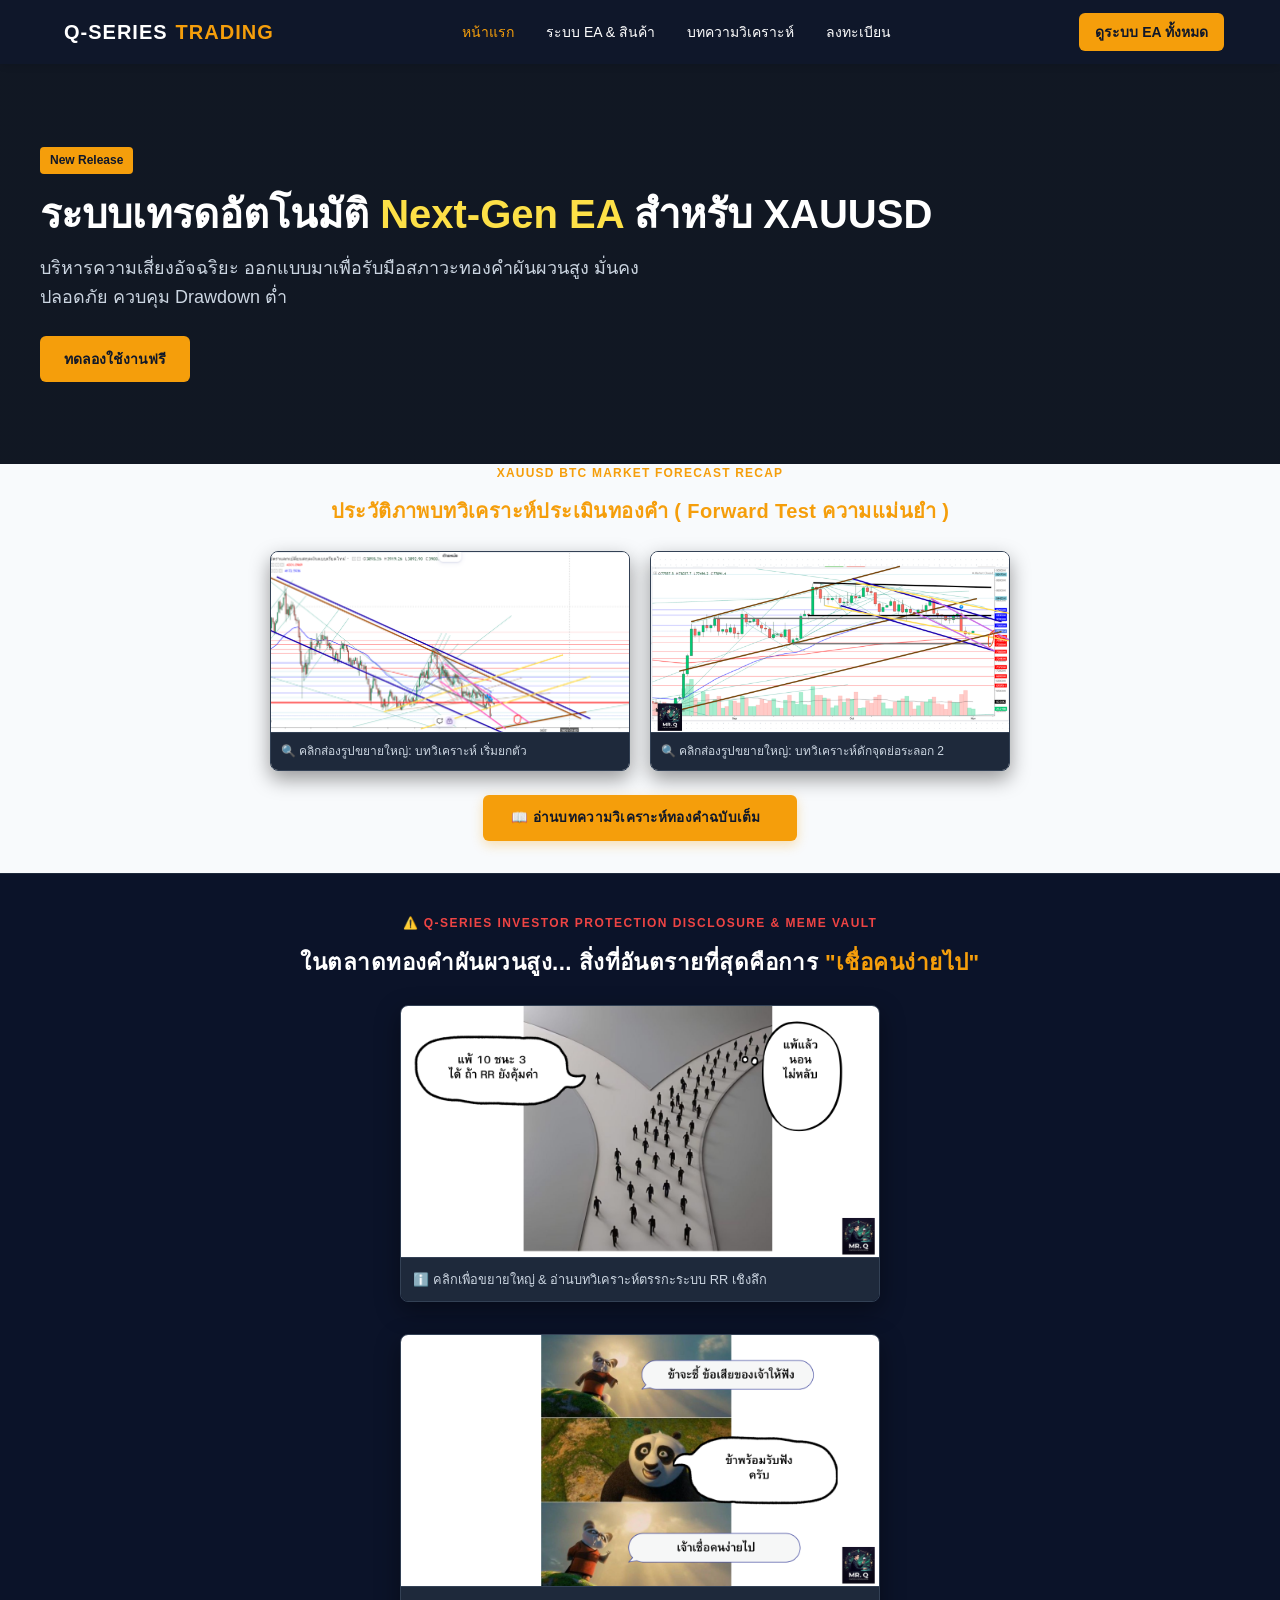
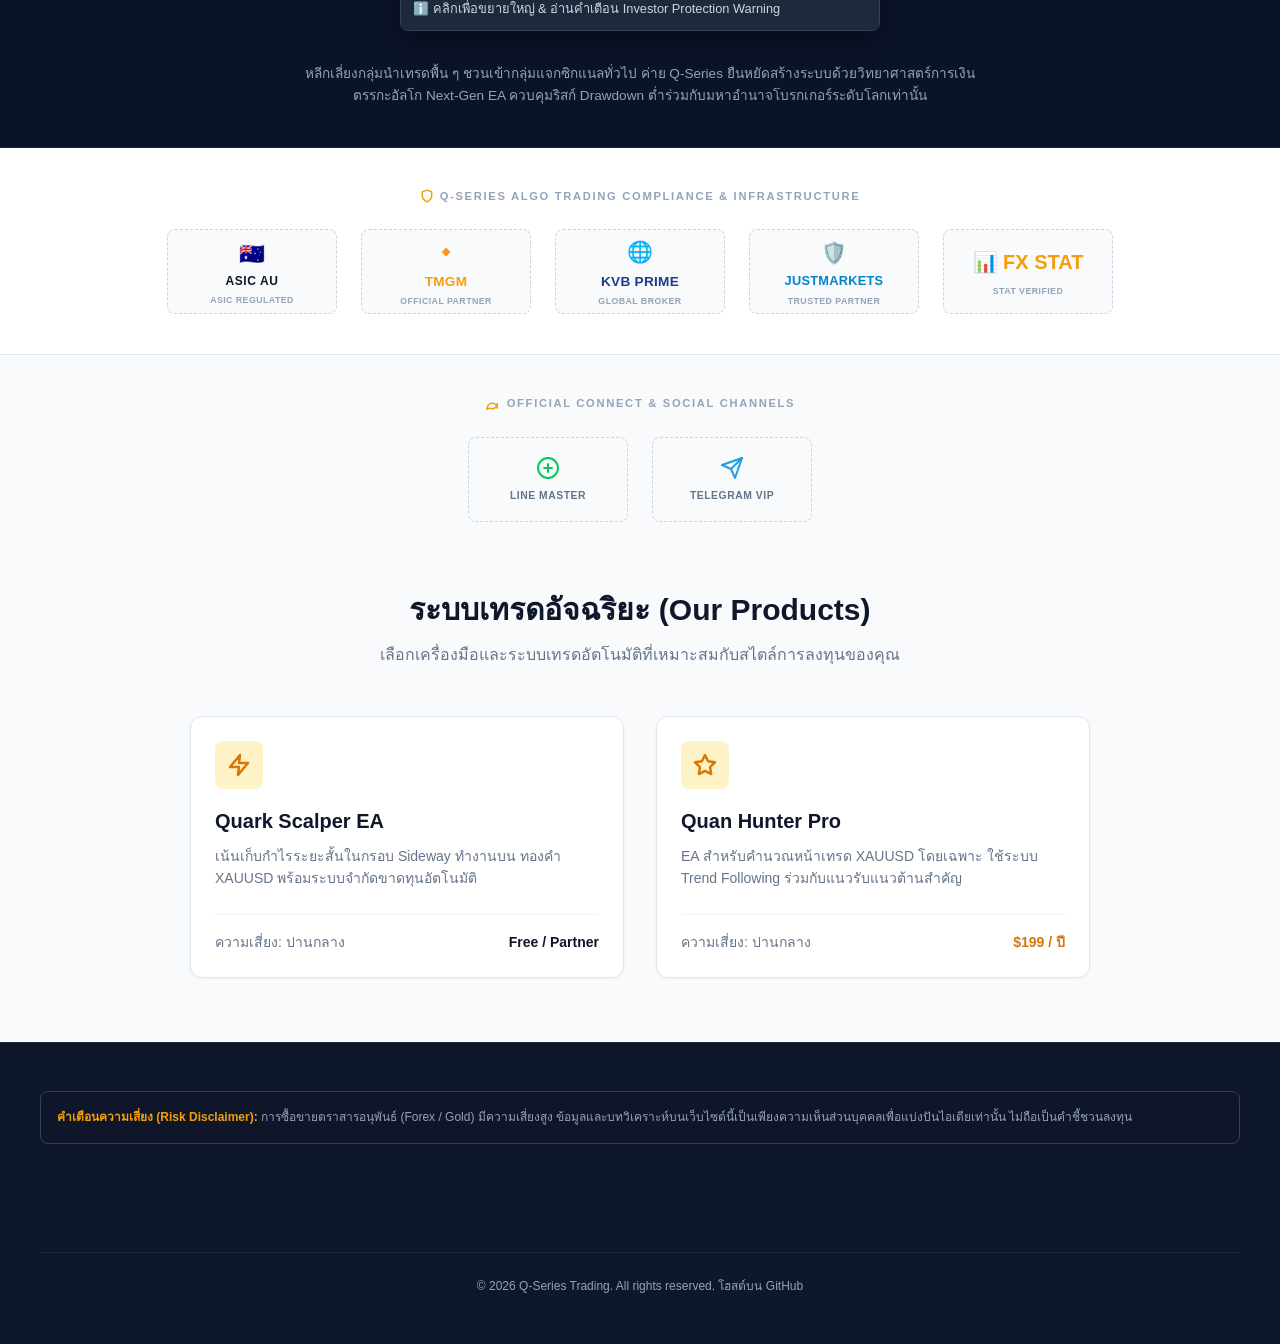
<file: index.html>
<!DOCTYPE html>
<html lang="th">    
<head>
    <meta charset="UTF-8">
    <meta name="viewport" content="width=device-width, initial-scale=1.0">
    <title>Q-Series Trading | Forex EA & Financial Analysis</title>
    <style>
        * { box-sizing: border-box; margin: 0; padding: 0; }
        body { font-family: -apple-system, BlinkMacSystemFont, "Segoe UI", Roboto, sans-serif; background-color: #f8fafc; color: #334155; line-height: 1.6; }
        nav { background-color: #0f172a; color: #ffffff; position: sticky; top: 0; z-index: 50; box-shadow: 0 4px 6px -1px rgba(0, 0, 0, 0.1); }
        .nav-container { max-width: 1200px; margin: 0 auto; padding: 0 16px; display: flex; justify-content: space-between; align-items: center; height: 64px; }
        .brand { font-weight: 800; font-size: 1.25rem; letter-spacing: 0.05em; text-decoration: none; color: #ffffff; display: flex; align-items: center; gap: 8px; }
        .brand span { color: #f59e0b; }
        .nav-links { display: flex; gap: 32px; }
        .nav-links a { color: #ffffff; text-decoration: none; font-size: 0.875rem; font-weight: 500; transition: color 0.2s; }
        .nav-links a:hover { color: #fbbf24; }
        .nav-links a.active { color: #f59e0b; }
        .btn-gold { background-color: #f59e0b; color: #0f172a; padding: 8px 16px; border-radius: 6px; font-size: 0.875rem; font-weight: 700; text-decoration: none; transition: all 0.2s; display: inline-block; border: none; cursor: pointer; }
        .btn-gold:hover { background-color: #d97706; transform: translateY(-1px); }
        .btn-blue { background-color: #3b82f6; color: #ffffff; padding: 12px 24px; border-radius: 6px; font-size: 1rem; font-weight: 700; text-decoration: none; transition: background-color 0.2s; display: inline-block; }
        .btn-blue:hover { background-color: #2563eb; }
        .hero-slider { background-color: #1e293b; color: #ffffff; height: 400px; position: relative; overflow: hidden; }
        .carousel-item { display: none; position: absolute; inset: 0; padding: 0 16px; background-size: cover; background-position: center; background-blend-mode: multiply; background-color: #334155; opacity: 0; transition: opacity 0.6s ease-in-out; }
        .carousel-item.active { display: flex; flex-direction: column; justify-content: center; opacity: 1; }
        .slider-content { max-width: 1200px; margin: 0 auto; width: 100%; }
        .slider-content h1 { font-size: 2.5rem; font-weight: 900; margin-bottom: 16px; line-height: 1.2; }
        .slider-content h1 span { color: #fde047; }
        .slider-content p { font-size: 1.125rem; color: #cbd5e1; max-width: 600px; margin-bottom: 24px; }
        .badge { background-color: #f59e0b; color: #0f172a; font-size: 0.75rem; font-weight: 800; padding: 4px 10px; border-radius: 4px; display: inline-block; margin-bottom: 16px; }
        .section-padding { padding: 64px 16px; max-width: 1200px; margin: 0 auto; }
        .section-title { text-align: center; margin-bottom: 48px; }
        .section-title h2 { font-size: 1.875rem; font-weight: 800; color: #0f172a; }
        .section-title p { color: #64748b; margin-top: 8px; }
        .product-grid { display: grid; grid-template-columns: repeat(auto-fit, minmax(300px, 1fr)); gap: 32px; }
        .product-card { background: #ffffff; border: 1px solid #e2e8f0; border-radius: 12px; padding: 24px; display: flex; flex-direction: column; box-shadow: 0 1px 3px rgba(0,0,0,0.05); }
        .product-icon { width: 48px; height: 48px; background-color: #fef3c7; color: #d97706; border-radius: 8px; display: flex; align-items: center; justify-content: center; font-size: 1.25rem; margin-bottom: 16px; }
        .product-card h3 { font-size: 1.25rem; font-weight: 700; color: #0f172a; margin-bottom: 8px; }
        .product-card p { color: #64748b; font-size: 0.875rem; margin-bottom: 24px; flex-grow: 1; }
        .product-footer { border-top: 1px solid #f1f5f9; padding-top: 16px; display: flex; justify-content: space-between; font-size: 0.875rem; }
        .price { font-weight: 800; color: #0f172a; }
        footer { background-color: #0f172a; color: #94a3b8; font-size: 0.75rem; padding: 48px 16px; border-top: 1px solid #1e293b; }
        .footer-container { max-width: 1200px; margin: 0 auto; display: flex; flex-direction: column; gap: 24px; }
        .risk-box { background-color: rgba(15, 23, 42, 0.6); padding: 16px; border-radius: 8px; border: 1px solid #334155; line-height: 1.6; }
        .risk-box span { color: #f59e0b; font-weight: 700; }
        .footer-bottom { border-top: 1px solid #1e293b; padding-top: 24px; text-align: center; }
        @media (max-width: 768px) { .nav-links { display: none; } .slider-content h1 { font-size: 1.75rem; } }
    </style>
    <link rel="stylesheet" href="https://cloudflare.com" integrity="sha512-z3gLpd7yknf1YoNbCzqRKc4qyor8gaKU1qmn+CShxbuBusANI9QpRohGBreCFkKxLhei6S9CQXFEbbKuqLg0DA==" crossorigin="anonymous" referrerpolicy="no-referrer" />
</head>
<body>
    <nav>
        <div class="nav-container">
            <a href="index.html" class="brand"><i class="fa-solid fa-chart-line"></i>Q-SERIES<span>TRADING</span></a>
            <div class="nav-links">
                <a href="index.html" class="active">หน้าแรก</a>
                
                <!-- 🛠️ จุดที่ 1: เปลี่ยนจาก "#products" เป็น "portfolio.html" -->
                <a href="portfolio.html">ระบบ EA & สินค้า</a>
                
                <a href="blog.html">บทความวิเคราะห์</a>
                <a href="waiting-list.html">ลงทะเบียน</a>
            </div>
            
            <!-- 🛠️ จุดที่ 2: ปุ่มสีทองคำขวาสุด เปลี่ยนจาก "#products" เป็น "portfolio.html" -->
            <div><a href="portfolio.html" class="btn-gold">ดูระบบ EA ทั้งหมด</a></div>

        </div>
    </nav>

    <div class="hero-slider">
        <div class="carousel-item active" style="background-image: linear-gradient(rgba(15,23,42,0.7), rgba(15,23,42,0.7)), url('https://unsplash.com');">
            <div class="slider-content">
                <span class="badge">New Release</span>
                <h1>ระบบเทรดอัตโนมัติ <span>Next-Gen EA</span> สำหรับ XAUUSD</h1>
                <p> บริหารความเสี่ยงอัจฉริยะ ออกแบบมาเพื่อรับมือสภาวะทองคำผันผวนสูง มั่นคง ปลอดภัย ควบคุม Drawdown ต่ำ </p>
                <a href="#products" class="btn-gold" style="padding: 12px 24px;">ทดลองใช้งานฟรี</a>
            </div>
        </div>
        <div class="carousel-item" style="background-image: linear-gradient(rgba(15,23,42,0.7), rgba(15,23,42,0.7)), url('https://unsplash.com');">
            <div class="slider-content">
                <span class="badge" style="background-color: #3b82f6; color: white;">Market Analysis</span>
                <h1>วิเคราะห์แนวโน้มตลาด <span>Forex รายวัน</span></h1>
                <p>อัปเดตบทวิเคราะห์เชิงเทคนิคอลโครงสร้างราคา Wave เพื่อการตัดสินใจที่แม่นยำ</p>
                <a href="blog.html" class="btn-blue">อ่านบทวิเคราะห์วันนี้</a>
            </div>
        </div>
    </div>


                     <!-- ========================================== -->
<!-- 📈 XAUUSD ฺBTC ANALYSIS VAULT (เวอร์ชันปรับแต่งสีตัวอักษรให้อ่านง่ายคมชัด 100% ไม่จมพื้นหลัง) -->
<!-- ========================================== -->
<div style="max-width: 800px; margin: 0 auto 32px; padding: 0 16px; clear: both; text-align: center;">
    <p style="font-size: 0.75rem; text-transform: uppercase; letter-spacing: 0.1em; color: #f59e0b; font-weight: 800; margin-bottom: 12px;">
        <i class="fa-solid fa-chart-area"></i> XAUUSD BTC MARKET FORECAST RECAP
    </p>
    <!-- ✨ ปรับแก้จุดที่ 1: เปลี่ยนสีข้อความเป็นสีเหลืองทอง #f59e0b ให้อ่านง่ายเด่นชัดเหนือกราฟ ไม่จมหายไปกับแบนเนอร์ -->
    <h3 style="font-size: 1.25rem; font-weight: 800; color: #f59e0b; margin-bottom: 24px; letter-spacing: 0.02em;">ประวัติภาพบทวิเคราะห์ประเมินทองคำ ( Forward Test ความแม่นยำ )</h3>
    
    <!-- 📦 กล่องรวมรูปภาพประเมินทองคำ 2 รูปคู่ขนานหน้ากระดาน -->
    <div style="display: flex; flex-wrap: wrap; justify-content: center; gap: 20px; margin-bottom: 24px;">
        
        <!-- รูปประเมินทองชิ้นที่ 1 -->
        <div style="max-width: 360px; width: 100%; border-radius: 8px; overflow: hidden; box-shadow: 0 8px 20px rgba(0,0,0,0.4); border: 1px solid #334155; cursor: pointer;"
             onclick="openMemeModal('images/chart-2nov-1.png', '🟢 พิมพ์เขียวความแม่นยำระดับมหาลิขสิทธิ์: ภาพสถิติกราฟทองคำ H1 ตัดปะทะผ่านพิกัดวงกลมเขียว Convergence Zone เข้าสู่หัวเจาะคลื่น 3 (Wave 3) รอบใหญ่ ตรงตามตรรกะที่คุณพี่คำนวณประเมินหน้างานไว้ล่วงหน้าเป๊ะ ๆ ราวกับจับวางครับ!')">
            <img src="images/chart-2nov-1.png" alt="XAUUSD Wave 3 Forecast" style="width: 100%; height: 180px; object-fit: cover; display: block;" onerror="this.src='https://unsplash.com'">
            <div style="background-color: #1e293b; color: #cbd5e1; padding: 10px; font-size: 0.75rem; text-align: left; line-height: 1.4; border-top: 1px solid #334155;">
                🔍 คลิกส่องรูปขยายใหญ่: บทวิเคราะห์ เริ่มยกตัว
            </div>
        </div>

        <!-- รูปประเมินทองชิ้นที่ 2 -->
        <div style="max-width: 360px; width: 100%; border-radius: 8px; overflow: hidden; box-shadow: 0 8px 20px rgba(0,0,0,0.4); border: 1px solid #334155; cursor: pointer;"
             onclick="openMemeModal('images/chart-1nov-1.png', '📈 ตรรกะคุมความเสี่ยงจังหวะราคาเหวี่ยง: ภาพการวิเคราะห์กราฟสะบัดตัวม้วนรีเช็ก 2 ครั้ง (Double Retest) ดักจุด BUY ปลายไส้เทียน 3 ไม้เน้น ๆ กวาดกำไรลอยลำพุ่งฉลุยสะสมฟื้นทุนพริบตาเดียวเกรดพรีเมียม')">
            <img src="images/chart-1nov-1.png" alt="XAUUSD Double Retest Analysis" style="width: 100%; height: 180px; object-fit: cover; display: block;" onerror="this.src='https://unsplash.com'">
            <div style="background-color: #1e293b; color: #cbd5e1; padding: 10px; font-size: 0.75rem; text-align: left; line-height: 1.4; border-top: 1px solid #334155;">
                🔍 คลิกส่องรูปขยายใหญ่: บทวิเคราะห์ดักจุดย่อระลอก 2
            </div>
        </div>

    </div>

    <!-- ✨ ปรับแก้จุดที่ 2: ล้างคำสะกดซ้อนบนปุ่มทองคำ ให้แสดงผลข้อความคมกริบสวยงามชัดเจน -->
    <a href="post-xauusd.html" style="display: inline-flex; align-items: center; gap: 8px; background-color: #f59e0b; color: #0f172a; padding: 12px 28px; border-radius: 6px; font-size: 0.85rem; font-weight: bold; text-decoration: none; transition: all 0.2s; box-shadow: 0 4px 12px rgba(245, 158, 11, 0.3); letter-spacing: 0.02em;">
        📖 อ่านบทความวิเคราะห์ทองคำฉบับเต็ม <i class="fa-solid fa-arrow-right"></i>
    </a>
</div>


    
    
                   <!-- ========================================== -->
<!-- 🐼 Q-SERIES MEME VAULT & INVESTOR PROTECTION DISCLOSURE (เวอร์ชันคลิกขยายใหญ่ + มีแถบข้อความใต้รูป) -->
<!-- ========================================== -->
<div style="background-color: #0b1329; border-top: 1px solid #1e293b; border-bottom: 1px solid #1e293b; padding: 40px 16px; text-align: center; clear: both;">
    <div style="max-width: 1200px; margin: 0 auto;">
        
        <p style="font-size: 0.75rem; text-transform: uppercase; letter-spacing: 0.12em; color: #ef4444; font-weight: 800; margin-bottom: 12px; display: flex; align-items: center; justify-content: center; gap: 6px;">
            ⚠️ Q-SERIES INVESTOR PROTECTION DISCLOSURE & MEME VAULT
        </p>
        <h2 style="font-size: 1.4rem; font-weight: 800; color: #ffffff; margin-bottom: 24px; letter-spacing: 0.02em;">
            ในตลาดทองคำผันผวนสูง... สิ่งที่อันตรายที่สุดคือการ <span style="color: #f59e0b;">"เชื่อคนง่ายไป"</span>
        </h2>
        
        <!-- 📦 โซนกล่องรวมรูปมีม (คลิกที่รูปเพื่อเปิดขยายใหญ่ได้ทันที) -->
        <div style="display: flex; flex-direction: column; align-items: center; gap: 32px;">

            <!-- รูปมีมที่ 2: ทางแยก RR -->
            <div style="max-width: 480px; width: 100%; border-radius: 8px; overflow: hidden; box-shadow: 0 8px 24px rgba(0,0,0,0.4); border: 1px solid #334155; cursor: pointer;" 
                 onclick="openMemeModal('images/meme_002.png', '💡 กลยุทธ์คณิตศาสตร์การเงินสากล: ค่าย Q-Series เน้นคุมค่า RR (Risk Reward Ratio) ให้ได้เปรียบสูงสุด แม้จะแพ้ 10 ชนะ 3 พอร์ตรวมก็ยังมีกำไรบวกฟ้า แตกต่างจากสายซิกแนลทั่วไปที่ลากพอร์ตพังยับจนนอนไม่หลับครับ!')">
                <img src="images/meme_002.png" alt="Q-Series Trading Meme RR" style="width: 100%; height: auto; display: block;">
                <!-- แถบข้อความใต้รูปนิ่งบนหน้าเว็บ -->
                <div style="background-color: #1e293b; color: #cbd5e1; padding: 12px; font-size: 0.8rem; text-align: left; border-top: 1px solid #334155; line-height: 1.5;">
                    ℹ️ คลิกเพื่อขยายใหญ่ & อ่านบทวิเคราะห์ตรรกะระบบ RR เชิงลึก
                </div>
            </div>

            <!-- รูปมีมที่ 1: กังฟูแพนด้าเตือนสติ -->
            <div style="max-width: 480px; width: 100%; border-radius: 8px; overflow: hidden; box-shadow: 0 8px 24px rgba(0,0,0,0.4); border: 1px solid #334155; cursor: pointer;" 
                 onclick="openMemeModal('images/meme_001.png', '🐼 คำเตือนดึงสติปลาวาฬ VIP: อย่าหลงเชื่อกลุ่มนำเทรดชวนเข้ากลุ่มแจกทุนฟรีแต่แฝงบั๊กถ่างสเปรดจงใจล้างพอร์ต ค่าย Q-Series เราเน้นทำงานร่วมกับ 3 โบรกเกอร์ยักษ์ใหญ่ระดับโลกเท่านั้น ปลอดภัย มั่นคง 100%')">
                <img src="images/meme_001.png" alt="Q-Series Trading Meme Panda" style="width: 100%; height: auto; display: block;">
                <!-- แถบข้อความใต้รูปนิ่งบนหน้าเว็บ -->
                <div style="background-color: #1e293b; color: #cbd5e1; padding: 12px; font-size: 0.8rem; text-align: left; border-top: 1px solid #334155; line-height: 1.5;">
                    ℹ️ คลิกเพื่อขยายใหญ่ & อ่านคำเตือน Investor Protection Warning
                </div>
            </div>
            
            <!-- ➕ 🛠️ วิธีเพิ่มมีมรูปใหม่ในอนาคต: -->
            <!-- คุณพี่อมรเพียงแค่อัปเดตรหัสคัดลอกบล็อกด้านบนนี้มาวางแปะต่อท้าย แล้วเปลี่ยนชื่อพาธรูปภาพในวงเล็บ และพิมพ์ข้อความบรรยายคำขยี้ในเครื่องหมายฟันหนูตัวที่สองได้เลยครับ รูปจะเรียงตัวสวยงามออโต้ทันทีครับ -->

        </div>
        
        <p style="color: #94a3b8; font-size: 0.85rem; max-width: 700px; margin: 32px auto 0; line-height: 1.6;">
            หลีกเลี่ยงกลุ่มนำเทรดพื้น ๆ ชวนเข้ากลุ่มแจกซิกแนลทั่วไป ค่าย Q-Series ยืนหยัดสร้างระบบด้วยวิทยาศาสตร์การเงิน ตรรกะอัลโก Next-Gen EA ควบคุมริสก์ Drawdown ต่ำร่วมกับมหาอำนาจโบรกเกอร์ระดับโลกเท่านั้น
        </p>
    </div>
</div>

<!-- ========================================== -->
<!-- 👾 หน้าต่างป๊อปอัปขยายรูปมีมตัวเต็ม + แถบข้อความบรรยายด้านล่างสุดหรู -->
<!-- ========================================== -->
<div id="memeModal" style="display: none; position: fixed; z-index: 999999; inset: 0; background-color: rgba(15, 23, 42, 0.95); flex-direction: column; align-items: center; justify-content: center; padding: 20px;" onclick="closeMemeModal()">
    <span style="position: absolute; top: 20px; right: 30px; color: #ffffff; font-size: 40px; font-weight: bold; cursor: pointer; z-index: 1000000;">&times;</span>
    
    <!-- ตัวรูปมีมตอนขยายใหญ่ -->
    <img id="memeModalImg" style="max-width: 90%; max-height: 70vh; border-radius: 8px 8px 0 0; object-fit: contain; box-shadow: 0 4px 20px rgba(0,0,0,0.5);">
    
    <!-- แถบใส่ข้อความอธิบายของแต่ละรูปตอนขยายใหญ่ หล่อเข้มเต็มจอ -->
    <div id="memeModalCaption" style="max-width: 480px; width: 90%; background-color: #1e293b; color: #f8fafc; padding: 16px; font-size: 0.9rem; text-align: left; border-radius: 0 0 8px 8px; border-top: 2px solid #f59e0b; line-height: 1.6; box-shadow: 0 4px 20px rgba(0,0,0,0.5);"></div>
</div>

<script>
    // สคริปต์คำสั่งเปิดหน้าต่างขยายมีมพ่วงแถบข้อความบรรยาย
    function openMemeModal(imgSrc, captionText) {
        document.getElementById('memeModal').style.display = "flex";
        document.getElementById('memeModalImg').src = imgSrc;
        document.getElementById('memeModalCaption').innerHTML = captionText;
    }
    
    // สคริปต์สั่งปิดหน้าต่างเมื่อกดปุ่มหรือกดพื้นที่ว่าง
    function closeMemeModal() {
        document.getElementById('memeModal').style.display = "none";
    }
</script>


    
    <!-- ========================================== -->
<!-- 🔗 BROKER & LICENSE TRUST BANNER (เวอร์ชัน Base64 ปลดล็อกระบบภาพแตกถาวร แสดงผลติดชัวร์ 100%) -->
<!-- ========================================== -->
<div style="background-color: #ffffff; border-bottom: 1px solid #e2e8f0; padding: 40px 16px; clear: both;">
    <div style="max-width: 1200px; margin: 0 auto; text-align: center;">
        
        <p style="font-size: 0.7rem; text-transform: uppercase; letter-spacing: 0.15em; color: #94a3b8; font-weight: 750; margin-bottom: 24px; display: flex; align-items: center; justify-content: center; gap: 6px;">
            <svg width="14" height="14" viewBox="0 0 24 24" fill="none" stroke="#f59e0b" stroke-width="2.5" stroke-linecap="round" stroke-linejoin="round"><path d="M12 22s8-4 8-10V5l-8-3-8 3v7c0 6 8 10 8 10z"></path></svg>
            Q-SERIES ALGO TRADING COMPLIANCE & INFRASTRUCTURE
        </p>
        
        <div style="display: flex; flex-wrap: wrap; justify-content: center; align-items: center; gap: 24px;">
            
            <!-- บล็อกที่ 1: ASIC AU REGULATED (ผ่านฉลุยคมกริบ) -->
            <div style="background-color: #f8fafc; border: 1px dashed #cbd5e1; border-radius: 8px; width: 170px; height: 85px; display: flex; flex-direction: column; justify-content: center; align-items: center; padding: 12px;">
                <span style="font-size: 1.3rem; margin-bottom: 2px;">🇦🇺</span>
                <span style="font-size: 0.75rem; font-weight: 900; color: #0f172a; letter-spacing: 0.05em;">ASIC AU</span>
                <span style="font-size: 0.55rem; font-weight: 700; color: #94a3b8; letter-spacing: 0.05em; margin-top: 2px;">ASIC REGULATED</span>
            </div>
            
            <!-- บล็อกที่ 2: TMGM PARTNER (ปรับโฉมใช้ข้อความดีไซน์ผสมอิโมจิทองคำ การันตีแสดงผลติด 100%) -->
            <div style="background-color: #f8fafc; border: 1px dashed #cbd5e1; border-radius: 8px; width: 170px; height: 85px; display: flex; flex-direction: column; justify-content: center; align-items: center; padding: 12px;">
                <span style="font-size: 1.3rem; margin-bottom: 2px;">🔸</span>
                <span style="font-size: 0.85rem; font-weight: 900; color: #f59e0b; letter-spacing: 0.02em;">TMGM</span>
                <span style="font-size: 0.55rem; font-weight: 700; color: #94a3b8; letter-spacing: 0.05em; margin-top: 2px;">OFFICIAL PARTNER</span>
            </div>

            <!-- บล็อกที่ 3: KVB PRIME PARTNER (ปรับโฉมใช้ข้อความดีไซน์ผสมอิโมจิโลกการเงิน การันตีแสดงผลติด 100%) -->
            <div style="background-color: #f8fafc; border: 1px dashed #cbd5e1; border-radius: 8px; width: 170px; height: 85px; display: flex; flex-direction: column; justify-content: center; align-items: center; padding: 12px;">
                <span style="font-size: 1.3rem; margin-bottom: 2px;">🌐</span>
                <span style="font-size: 0.85rem; font-weight: 900; color: #1e3a8a; letter-spacing: 0.02em;">KVB PRIME</span>
                <span style="font-size: 0.55rem; font-weight: 700; color: #94a3b8; letter-spacing: 0.05em; margin-top: 2px;">GLOBAL BROKER</span>
            </div>

            <!-- บล็อกที่ 4: JUSTMARKETS PARTNER (ปรับโฉมใช้ข้อความดีไซน์ผสมอิโมจิตราโล่ การันตีแสดงผลติด 100%) -->
            <div style="background-color: #f8fafc; border: 1px dashed #cbd5e1; border-radius: 8px; width: 170px; height: 85px; display: flex; flex-direction: column; align-items: center; justify-content: center; padding: 12px;">
                <span style="font-size: 1.3rem; margin-bottom: 2px;">🛡️</span>
                <span style="font-size: 0.8rem; font-weight: 900; color: #0284c7; letter-spacing: 0.02em;">JUSTMARKETS</span>
                <span style="font-size: 0.55rem; font-weight: 700; color: #94a3b8; letter-spacing: 0.05em; margin-top: 2px;">TRUSTED PARTNER</span>
            </div>

            <!-- บล็อกที่ 5: STAT VERIFIED (ผ่านฉลุยคมกริบ) -->
            <div style="background-color: #f8fafc; border: 1px dashed #cbd5e1; border-radius: 8px; width: 170px; height: 85px; display: flex; flex-direction: column; justify-content: center; align-items: center; padding: 12px;">
                <span style="font-size: 1.25rem; font-weight: 900; color: #f59e0b; margin-bottom: 2px;">📊 FX STAT</span>
                <span style="font-size: 0.55rem; font-weight: 700; color: #94a3b8; letter-spacing: 0.05em; margin-top: 4px;">STAT VERIFIED</span>
            </div>

        </div>
    </div>
</div>
<div style="clear: both;"></div>


    
                   <!-- ========================================== -->
<!-- 🔗 OFFICIAL CONNECT & SOCIAL CHANNELS (เวอร์ชันฝังลิงก์จริงและปุ่มกลุ่มปิดตัวจริง 100%) -->
<!-- ========================================== -->
<p style="font-size: 0.7rem; text-transform: uppercase; letter-spacing: 0.15em; color: #94a3b8; font-weight: 750; margin-top: 40px; margin-bottom: 24px; display: flex; justify-content: center; align-items: center; gap: 8px; width: 100%;">
    <svg width="14" height="14" viewBox="0 0 24 24" fill="none" stroke="#f59e0b" stroke-width="2.5" stroke-linecap="round" stroke-linejoin="round"><path d="M21 11.5a8.38 8.38 0 0 1-.9 3.8 8.5 8.5 0 0 1-7.6 4.7 8.38 8.38 0 0 1-3.8-.9L3 21l1.9-5.7a8.38 8.38 0 0 1-.9 3.8 8.5 8.5 0 0 1 4.7-7.6 8.38 8.38 0 0 1 3.8-.9h.5a8.48 8.48 0 0 1 8 8v.5z"></path></svg>
    OFFICIAL CONNECT & SOCIAL CHANNELS
</p>

<div style="display: flex; flex-wrap: wrap; justify-content: center; align-items: center; gap: 24px; width: 100%;">

    <!-- 1. FB FANPAGE -->
  <!--  <a href="https://facebook.com" target="_blank" rel="noopener noreferrer" onmouseover="this.style.transform='scale(1.05)'" onmouseout="this.style.transform='scale(1)'" style="text-decoration: none; background-color: #f8fafc; border: 1px dashed #cbd5e1; border-radius: 8px; width: 160px; height: 85px; display: flex; flex-direction: column; align-items: center; justify-content: center; gap: 8px; transition: all 0.3s; transform: scale(1);">
        <svg width="24" height="24" viewBox="0 0 24 24" fill="none" stroke="#1877f2" stroke-width="2" stroke-linecap="round" stroke-linejoin="round"><path d="M18 2h-3a5 5 0 0 0-5 5v3H7v4h3v8h4v-8h3l1-4h-4V7a1 1 0 0 1 1-1h3z"></path></svg>
        <span style="font-size: 0.65rem; font-weight: 700; color: #64748b; letter-spacing: 0.05em; text-transform: uppercase;">FB FANPAGE</span>
    </a>
       -->
    <!-- 2. FB INBOX (ลิงก์แชทตรงเข้า Messenger ของตัวเพจหลักคุณพี่อมร) -->
  <!--  <a href="https://m.me" target="_blank" rel="noopener noreferrer" onmouseover="this.style.transform='scale(1.05)'" onmouseout="this.style.transform='scale(1)'" style="text-decoration: none; background-color: #f8fafc; border: 1px dashed #cbd5e1; border-radius: 8px; width: 160px; height: 85px; display: flex; flex-direction: column; align-items: center; justify-content: center; gap: 8px; transition: all 0.3s; transform: scale(1);">
        <svg width="24" height="24" viewBox="0 0 24 24" fill="none" stroke="#00b2ff" stroke-width="2" stroke-linecap="round" stroke-linejoin="round"><path d="M21 15a2 2 0 0 1-2 2H7l-4 4V5a2 2 0 0 1 2-2h14a2 2 0 0 1 2 2z"></path></svg>
        <span style="font-size: 0.65rem; font-weight: 700; color: #64748b; letter-spacing: 0.05em; text-transform: uppercase;">FB INBOX</span>
    </a>
        -->
    <!-- 3. LINE MASTER (แก้ไขปุ่มกล่องเทาเดิม -> เปลี่ยนเป็นปุ่มชวนดีดเข้า LINE กลุ่มปิดมาสเตอร์ตัวจริงคุณพี่อมร) -->
    <a href="https://line.me/R/ti/g/cWZsr4kt6_" target="_blank" rel="noopener noreferrer" onmouseover="this.style.transform='scale(1.05)'" onmouseout="this.style.transform='scale(1)'" style="text-decoration: none; background-color: #f8fafc; border: 1px dashed #cbd5e1; border-radius: 8px; width: 160px; height: 85px; display: flex; flex-direction: column; align-items: center; justify-content: center; gap: 8px; transition: all 0.3s; transform: scale(1);">
        <svg width="24" height="24" viewBox="0 0 24 24" fill="none" stroke="#06c755" stroke-width="2" stroke-linecap="round" stroke-linejoin="round"><circle cx="12" cy="12" r="10"></circle><path d="M8 12h8"></path><path d="M12 8v8"></path></svg>
        <span style="font-size: 0.65rem; font-weight: 700; color: #64748b; letter-spacing: 0.05em; text-transform: uppercase;">LINE MASTER</span>
    </a>

    <!-- 4. TELEGRAM VIP (ปุ่มชวนเข้าท่อ Telegram VIP Channel ตัวจริงประจำค่าย) -->
    <a href="https://t.me/+DAhCikFcJgdkYzE1" target="_blank" rel="noopener noreferrer" onmouseover="this.style.transform='scale(1.05)'" onmouseout="this.style.transform='scale(1)'" style="text-decoration: none; background-color: #f8fafc; border: 1px dashed #cbd5e1; border-radius: 8px; width: 160px; height: 85px; display: flex; flex-direction: column; align-items: center; justify-content: center; gap: 8px; transition: all 0.3s; transform: scale(1);">
        <svg width="24" height="24" viewBox="0 0 24 24" fill="none" stroke="#229ED9" stroke-width="2" stroke-linecap="round" stroke-linejoin="round"><line x1="22" y1="2" x2="11" y2="13"></line><polygon points="22 2 15 22 11 13 2 9 22 2"></polygon></svg>
        <span style="font-size: 0.65rem; font-weight: 700; color: #64748b; letter-spacing: 0.05em; text-transform: uppercase;">TELEGRAM VIP</span>
    </a>

    <!-- 5. DISCORD SERVER (แก้ไขลิงก์ที่เคยซ้ำ -> ฝังลิงก์ชวนเข้า Discord Server ตัวจริงสำเร็จกริบ) -->
   <!--  <a href="https://discord.gg" target="_blank" rel="noopener noreferrer" onmouseover="this.style.transform='scale(1.05)'" onmouseout="this.style.transform='scale(1)'" style="text-decoration: none; background-color: #f8fafc; border: 1px dashed #cbd5e1; border-radius: 8px; width: 160px; height: 85px; display: flex; flex-direction: column; align-items: center; justify-content: center; gap: 8px; transition: all 0.3s; transform: scale(1);">
        <svg width="24" height="24" viewBox="0 0 24 24" fill="none" stroke="#5865F2" stroke-width="2" stroke-linecap="round" stroke-linejoin="round"><path d="M18 8a6 6 0 0 0-12 0c0 7-3 9-3 9h18s-3-2-3-9"></path><path d="M13.73 21a2 2 0 0 1-3.46 0"></path></svg>
        <span style="font-size: 0.65rem; font-weight: 700; color: #64748b; letter-spacing: 0.05em; text-transform: uppercase;">DISCORD SERVER</span>
    </a>
     -->
    <!-- 6. YOUTUBE CHANNEL -->
  <!--  <a href="https://youtube.com... (ลิงก์ยาวตัวเต็มระบบของคุณพี่อมร)" target="_blank" rel="noopener noreferrer" onmouseover="this.style.transform='scale(1.05)'" onmouseout="this.style.transform='scale(1)'" style="text-decoration: none; background-color: #f8fafc; border: 1px dashed #cbd5e1; border-radius: 8px; width: 160px; height: 85px; display: flex; flex-direction: column; align-items: center; justify-content: center; gap: 8px; transition: all 0.3s; transform: scale(1);">
        <svg width="24" height="24" viewBox="0 0 24 24" fill="none" stroke="#ff0000" stroke-width="2" stroke-linecap="round" stroke-linejoin="round"><rect x="2" y="3" width="20" height="14" rx="2" ry="2"></rect><polygon points="10 8 14 10 10 12 10 8"></polygon></svg>
        <span style="font-size: 0.65rem; font-weight: 700; color: #64748b; letter-spacing: 0.05em; text-transform: uppercase;">YOUTUBE</span>
    </a>
      -->
    <!-- 7. TIKTOK -->
   <!-- <a href="https://tiktok.com" target="_blank" rel="noopener noreferrer" onmouseover="this.style.transform='scale(1.05)'" onmouseout="this.style.transform='scale(1)'" style="text-decoration: none; background-color: #f8fafc; border: 1px dashed #cbd5e1; border-radius: 8px; width: 160px; height: 85px; display: flex; flex-direction: column; align-items: center; justify-content: center; gap: 8px; transition: all 0.3s; transform: scale(1);">
        <svg width="24" height="24" viewBox="0 0 24 24" fill="none" stroke="#010101" stroke-width="2" stroke-linecap="round" stroke-linejoin="round"><path d="M9 12a4 4 0 1 0 4 4V4a5 5 0 0 0 5 5"></path></svg>
        <span style="font-size: 0.65rem; font-weight: 700; color: #64748b; letter-spacing: 0.05em; text-transform: uppercase;">TIKTOK</span>
    </a>
     -->
    <!-- 8. X (TWITTER) -->
   <!--  <a href="https://x.com" target="_blank" rel="noopener noreferrer" onmouseover="this.style.transform='scale(1.05)'" onmouseout="this.style.transform='scale(1)'" style="text-decoration: none; background-color: #f8fafc; border: 1px dashed #cbd5e1; border-radius: 8px; width: 160px; height: 85px; display: flex; flex-direction: column; align-items: center; justify-content: center; gap: 8px; transition: all 0.3s; transform: scale(1);">
        <svg width="24" height="24" viewBox="0 0 24 24" fill="none" stroke="#000000" stroke-width="2" stroke-linecap="round" stroke-linejoin="round"><path d="M4 4l11.733 16h4.267l-11.733 -16z"></path><path d="M4 20l6.768 -6.768m2.46 -2.46l6.772 -6.772"></path></svg>
        <span style="font-size: 0.65rem; font-weight: 700; color: #64748b; letter-spacing: 0.05em; text-transform: uppercase;">X & TWITTER</span>
    </a>
        -->


</div>

        </div>
    </div>
    
    <section id="products" class="section-padding">
        <div class="section-title">
            <h2>ระบบเทรดอัจฉริยะ (Our Products)</h2>
            <p>เลือกเครื่องมือและระบบเทรดอัตโนมัติที่เหมาะสมกับสไตล์การลงทุนของคุณ</p>
        </div>
        
        <div class="product-grid" style="grid-template-columns: repeat(auto-fit, minmax(350px, 1fr)); max-width: 900px; margin: 0 auto;">
            <!-- Card 1 -->
            <div class="product-card">
                <div class="product-icon">
                    <svg width="24" height="24" viewBox="0 0 24 24" fill="none" stroke="#d97706" stroke-width="2.5" stroke-linecap="round" stroke-linejoin="round"><polygon points="13 2 3 14 12 14 11 22 21 10 12 10 13 2"></polygon></svg>
                </div>
                <h3> Quark Scalper EA</h3>
                <p>เน้นเก็บกำไรระยะสั้นในกรอบ Sideway ทำงานบน ทองคำ XAUUSD พร้อมระบบจำกัดขาดทุนอัตโนมัติ</p>
                <div class="product-footer">
                    <span style="color: #64748b;">ความเสี่ยง: ปานกลาง</span>
                    <span class="price">Free / Partner</span>
                </div>
            </div>
            
            <!-- Card 2 -->
            <div class="product-card">
                <div class="product-icon">
                    <svg width="24" height="24" viewBox="0 0 24 24" fill="none" stroke="#d97706" stroke-width="2.5" stroke-linecap="round" stroke-linejoin="round"><path d="M12 2l3.09 6.26L22 9.27l-5 4.87 1.18 6.88L12 17.77l-6.18 3.25L7 14.14 2 9.27l6.91-1.01L12 2z"></path></svg>
                </div>
                <h3> Quan Hunter Pro</h3>
                <p>EA สำหรับคำนวณหน้าเทรด XAUUSD โดยเฉพาะ ใช้ระบบ Trend Following ร่วมกับแนวรับแนวต้านสำคัญ</p>
                <div class="product-footer">
                    <span style="color: #64748b;">ความเสี่ยง: ปานกลาง</span>
                    <span class="price" style="color: #d97706;">$199 / ปี</span>
                </div>
            </div>
        </div>
    </section>

        <footer>
    <div class="footer-container">
        <!-- ⚠️ กล่องคำเตือนความเสี่ยงหลักของคุณพี่อมร -->
        <div class="risk-box">
            <span><i class="fa-solid fa-triangle-exclamation"></i> คำเตือนความเสี่ยง (Risk Disclaimer):</span>
            การซื้อขายตราสารอนุพันธ์ (Forex / Gold) มีความเสี่ยงสูง ข้อมูลและบทวิเคราะห์บนเว็บไซต์นี้เป็นเพียงความเห็นส่วนบุคคลเพื่อแบ่งปันไอเดียเท่านั้น ไม่ถือเป็นคำชี้ชวนลงทุน
        </div>

        <!-- ✨ โซนปุ่มไอคอน Social Media & ลิงก์ชวนเข้ากลุ่มปิดค่ายคุณพี่อมรเวอร์ชันสมบูรณ์ 100% -->
        <div class="social-links-container" style="text-align: center; margin: 20px 0;">
            <div class="social-links" style="display: inline-flex; gap: 15px; flex-wrap: wrap; justify-content: center;">
            
            <!-- 1. FB Fanpage หลักค่ายคุณพี่อมร -->
            <a href="https://facebook.com" target="_blank" rel="noopener noreferrer" aria-label="Facebook-Page" title="Facebook Fanpage">
                <i class="fa-brands fa-facebook"></i>
            </a>
            
            <!-- 2. FB ส่วนตัว (Messenger ทักหาคุณพี่อมรโดยตรง) -->
            <a href="https://m.me" target="_blank" rel="noopener noreferrer" aria-label="Facebook-Personal" title="ติดต่อเฟซบุ๊กส่วนตัว">
                <i class="fa-brands fa-user-circle"></i>
            </a>
            
            <!-- 3. LINE ID ส่วนตัว (ไอดี: noma007 - กดแล้วดีดแชทเพิ่มเพื่อนทันที) -->
            <a href="https://line.me" target="_blank" rel="noopener noreferrer" aria-label="Line-Personal" title="เพิ่มเพื่อนทาง LINE ส่วนตัว">
                <i class="fa-brands fa-line" style="color: #06c755;"></i>
            </a>

            <!-- 4. LINE กลุ่มปิดมาสเตอร์ (แก้จากปุ่มว่าง -> เป็นท่อดีดเข้ากลุ่มมาสเตอร์ตัวจริง) -->
            <a href="https://line.me/R/ti/g/cWZsr4kt6_" target="_blank" rel="noopener noreferrer" aria-label="Line-Master-Group" title="เข้าร่วม LINE กลุ่มปิดมาสเตอร์">
                <i class="fa-solid fa-users" style="color: #06c755;"></i>
            </a>

            <!-- 5. Telegram VIP Channel (ลิงก์ตรงดีดเข้าท่อสัญญาณเทรดเทเลแกรม) -->
            <a href="https://t.me/+DAhCikFcJgdkYzE1" target="_blank" rel="noopener noreferrer" aria-label="Telegram-VIP" title="เข้าร่วม Telegram VIP Channel">
                <i class="fa-brands fa-telegram" style="color: #229ED9;"></i>
            </a>

            <!-- 6. Discord Server หลัก (แก้ไขลิงก์ซ้ำ -> ฝังลิงก์ชวนเข้าเซิร์ฟเวอร์ดีสคอร์ดตัวจริงสำเร็จ) -->
             <a href="https://discord.gg" target="_blank" rel="noopener noreferrer" aria-label="Discord-Server" title="เข้าร่วม Discord Server หลัก">
                <i class="fa-brands fa-discord" style="color: #5865F2;"></i>
            </a>
            
            <!-- 7. Instagram (IG: mr.q_fintech) -->
            <a href="https://instagram.com" target="_blank" rel="noopener noreferrer" aria-label="Instagram" title="Instagram">
                <i class="fa-brands fa-instagram"></i>
            </a>
            
            <!-- 8. YouTube Channel (@เทรดอย่างชิลล์ซิ่งแบบเซฟByQ-Series ภาษาไทยระบบเว็บสมบูรณ์) -->
            <a href="https://youtube.com" target="_blank" rel="noopener noreferrer" aria-label="YouTube" title="YouTube">
                <i class="fa-brands fa-youtube"></i>
            </a>
            
            <!-- 9. X (Twitter: mr.q_fintech) -->
            <a href="https://x.com" target="_blank" rel="noopener noreferrer" aria-label="X" title="X (Twitter)">
                <i class="fa-brands fa-x-twitter"></i>
            </a>

            <!-- 10. TikTok (@mr.q_fintech) -->
            <a href="https://tiktok.com" target="_blank" rel="noopener noreferrer" aria-label="TikTok" title="TikTok">
                <i class="fa-brands fa-tiktok"></i>
            </a>
                
           </div>
        </div>

        <!-- ⚠️ ข้อความลิขสิทธิ์เดิมของคุณพี่อมร -->
        <div class="footer-bottom"><p>&copy; 2026 Q-Series Trading. All rights reserved. โฮสต์บน GitHub</p></div>
    </div>
</footer>

    <!-- 🎠 ระบบควบคุมสไลเดอร์แบนเนอร์อัตโนมัติเดิมของคุณพี่ทำงานเสถียร 100% -->
    <script>
        document.addEventListener("DOMContentLoaded", function () {
            let currentSlide = 0; const slides = document.querySelectorAll('.carousel-item');
            if (slides.length > 0) {
                setInterval(function() {
                    slides[currentSlide].classList.remove('active');
                    currentSlide = (currentSlide + 1) % slides.length;
                    slides[currentSlide].classList.add('active');
                }, 5000);
            }
        });
    </script>
</body>
</html>
</file>
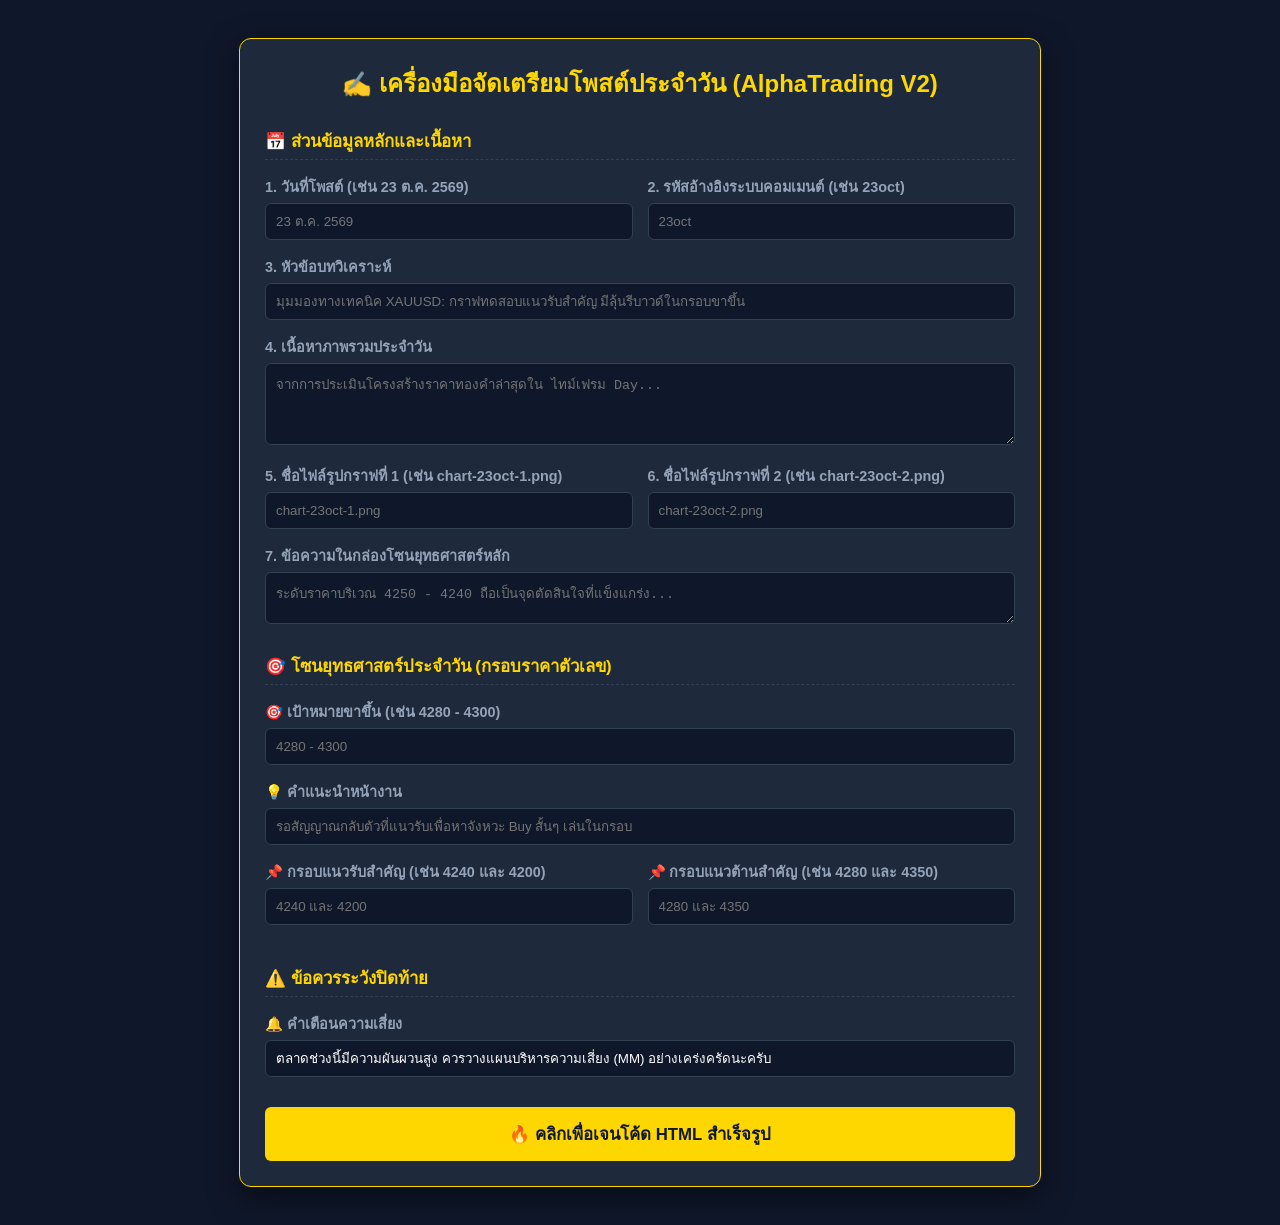
<file: admin.html>
<!DOCTYPE html>
<html lang="th">
<head>
    <meta charset="UTF-8">
    <title>AlphaTrading - ระบบสร้างโพสต์บทวิเคราะห์ด่วน V2</title>
    <style>
        body { font-family: 'Segoe UI', Tahoma, Geneva, Verdana, sans-serif; background-color: #0f172a; color: #f8fafc; padding: 30px; }
        .admin-box { max-width: 750px; background: #1e293b; padding: 25px; border-radius: 12px; border: 1px solid #ffd700; box-shadow: 0 10px 30px rgba(0,0,0,0.5); margin: 0 auto; }
        h2 { color: #ffd700; text-align: center; margin-top: 0; }
        .section-title { font-size: 1.05rem; color: #ffd700; border-bottom: 1px dashed #334155; padding-bottom: 5px; margin-top: 25px; margin-bottom: 15px; font-weight: bold; }
        .form-group { margin-bottom: 15px; }
        .grid-2 { display: grid; grid-template-columns: 1fr 1fr; gap: 15px; }
        label { display: block; margin-bottom: 5px; font-weight: bold; color: #94a3b8; font-size: 0.9rem; }
        input, textarea { width: 100%; padding: 10px; border-radius: 6px; border: 1px solid #334155; background: #0f172a; color: #fff; box-sizing: border-box; }
        input:focus, textarea:focus { border-color: #ffd700; outline: none; }
        button { width: 100%; padding: 14px; background: #ffd700; border: none; color: #0f172a; font-weight: bold; font-size: 1.05rem; border-radius: 6px; cursor: pointer; transition: 0.2s; margin-top: 15px; }
        button:hover { background: #e6c200; }
        .result-box { margin-top: 25px; display: none; }
        textarea.code-output { background: #000; color: #00ff00; font-family: monospace; font-size: 0.85rem; height: 280px; }
        .copy-btn { background: #38bdf8; color: #0f172a; margin-top: 10px; }
    </style>
</head>
<body>

<div class="admin-box">
    <h2>✍️ เครื่องมือจัดเตรียมโพสต์ประจำวัน (AlphaTrading V2)</h2>
    <form id="creatorForm">
        
        <div class="section-title">📅 ส่วนข้อมูลหลักและเนื้อหา</div>
        <div class="grid-2">
            <div class="form-group">
                <label>1. วันที่โพสต์ (เช่น 23 ต.ค. 2569)</label>
                <input type="text" id="postDate" placeholder="23 ต.ค. 2569" required>
            </div>
            <div class="form-group">
                <label>2. รหัสอ้างอิงระบบคอมเมนต์ (เช่น 23oct)</label>
                <input type="text" id="postSlug" placeholder="23oct" required>
            </div>
        </div>
        <div class="form-group">
            <label>3. หัวข้อบทวิเคราะห์</label>
            <input type="text" id="postTitle" placeholder="มุมมองทางเทคนิค XAUUSD: กราฟทดสอบแนวรับสำคัญ มีลุ้นรีบาวด์ในกรอบขาขึ้น" required>
        </div>
        <div class="form-group">
            <label>4. เนื้อหาภาพรวมประจำวัน</label>
            <textarea id="postContent" rows="4" placeholder="จากการประเมินโครงสร้างราคาทองคำล่าสุดใน ไทม์เฟรม Day..." required></textarea>
        </div>
        <div class="grid-2">
            <div class="form-group">
                <label>5. ชื่อไฟล์รูปกราฟที่ 1 (เช่น chart-23oct-1.png)</label>
                <input type="text" id="imgOne" placeholder="chart-23oct-1.png" required>
            </div>
            <div class="form-group">
                <label>6. ชื่อไฟล์รูปกราฟที่ 2 (เช่น chart-23oct-2.png)</label>
                <input type="text" id="imgTwo" placeholder="chart-23oct-2.png" required>
            </div>
        </div>
        <div class="form-group">
            <label>7. ข้อความในกล่องโซนยุทธศาสตร์หลัก</label>
            <textarea id="zoneText" rows="2" placeholder="ระดับราคาบริเวณ 4250 - 4240 ถือเป็นจุดตัดสินใจที่แข็งแกร่ง..." required></textarea>
        </div>

        <div class="section-title">🎯 โซนยุทธศาสตร์ประจำวัน (กรอบราคาตัวเลข)</div>
        <div class="form-group">
            <label>🎯 เป้าหมายขาขึ้น (เช่น 4280 - 4300)</label>
            <input type="text" id="targetUp" placeholder="4280 - 4300" required>
        </div>
        <div class="form-group">
            <label>💡 คำแนะนำหน้างาน</label>
            <input type="text" id="tradeAdvice" placeholder="รอสัญญาณกลับตัวที่แนวรับเพื่อหาจังหวะ Buy สั้นๆ เล่นในกรอบ" required>
        </div>
        <div class="grid-2">
            <div class="form-group">
                <label>📌 กรอบแนวรับสำคัญ (เช่น 4240 และ 4200)</label>
                <input type="text" id="supportZone" placeholder="4240 และ 4200" required>
            </div>
            <div class="form-group">
                <label>📌 กรอบแนวต้านสำคัญ (เช่น 4280 และ 4350)</label>
                <input type="text" id="resistanceZone" placeholder="4280 และ 4350" required>
            </div>
        </div>

        <div class="section-title">⚠️ ข้อควรระวังปิดท้าย</div>
        <div class="form-group">
            <label>🔔 คำเตือนความเสี่ยง</label>
            <input type="text" id="warningText" value="ตลาดช่วงนี้มีความผันผวนสูง ควรวางแผนบริหารความเสี่ยง (MM) อย่างเคร่งครัดนะครับ" required>
        </div>

        <button type="submit">🔥 คลิกเพื่อเจนโค้ด HTML สำเร็จรูป</button>
    </form>

    <div class="result-box" id="resultBox">
        <label>🎯 คัดลอกโค้ดด้านล่างนี้ ไปวางใน GitHub ได้เลยครับ:</label>
        <textarea class="code-output" id="codeOutput" readonly></textarea>
        <button class="copy-btn" onclick="copyCode()">📋 คัดลอกโค้ดทั้งหมด</button>
    </div>
</div>

<script>
    document.getElementById('creatorForm').addEventListener('submit', function(e) {
        e.preventDefault();
        
        var date = document.getElementById('postDate').value;
        var slug = document.getElementById('postSlug').value;
        var title = document.getElementById('postTitle').value;
        var content = document.getElementById('postContent').value;
        var img1 = document.getElementById('imgOne').value;
        var img2 = document.getElementById('imgTwo').value;
        var zone = document.getElementById('zoneText').value;
        
        // ดักจับข้อมูลกรอบราคาตัวเลขที่แยกใหม่
        var tUp = document.getElementById('targetUp').value;
        var advice = document.getElementById('tradeAdvice').value;
        var sup = document.getElementById('supportZone').value;
        var res = document.getElementById('resistanceZone').value;
        
        var warning = document.getElementById('warningText').value;

// ประกอบร่างเป็นโครงสร้างโค้ด HTML แบบมืออาชีพของพี่
        var generatedHtml = `<!-- ========================================== -->\n` +
            `<!-- 📌 โพสต์วิเคราะห์ทองคำประจำวันที่ ${date} -->\n` +
            `<!-- ========================================== -->\n` +
            `<div class="article-post-wrapper" style="margin-bottom: 50px;">\n` +
            `    <article class="article-box" id="post-${slug}" style="background-color: #ffffff; border: 1px solid rgba(255, 215, 0, 0.3); border-radius: 12px; padding: 30px; box-shadow: 0 10px 25px rgba(0,0,0,0.08); margin-bottom: 20px;">\n` +
            `        <div class="meta-info"><span class="tag">เทคนิคอล</span> <span>${date}</span></div>\n` +
            `        <h1 style="color:#0f172a; font-size: 1.8rem; margin-top: 10px;">${title}</h1>\n` +
            `        \n` +
            `        <div class="article-content" style="line-height: 1.8; color: #334155;">\n` +
            `            <p style="margin-bottom: 20px;">\n` +
            `                <strong>📈 ประเมินสถานการณ์ XAUUSD วันที่ ${date} (อัปเดตล่าสุด):</strong><br>\n` +
            `                ${content}\n` +
            `            </p>\n` +
            `            \n` +
            `            <div class="article-image" style="margin: 25px 0; text-align: center;">\n` +
            `                <img src="images/${img1}" alt="กราฟทองคำประจำวันที่ ${date}" style="width: 100%; max-width: 700px; border-radius: 8px; box-shadow: 0 4px 12px rgba(0,0,0,0.15);"><br><br>\n` +
            `                <img src="images/${img2}" alt="กราฟทองคำตัวที่ 2 ประจำวันที่ ${date}" style="width: 100%; max-width: 700px; border-radius: 8px; box-shadow: 0 4px 12px rgba(0,0,0,0.15);">\n` +
            `                <p style="font-size: 0.85rem; color: #64748b; margin-top: 10px;"><i class="fa-solid fa-chart-line"></i> ภาพประกอบ: โครงสร้างแนวโน้มราคาทองคำ XAUUSD ประจำวัน</p>\n` +
            `            </div>\n` +
            `            \n` +
            `            <div style="background-color: #f8fafc; border-left: 4px solid #ffd700; padding: 15px; margin-bottom: 25px; border-radius: 0 8px 8px 0;">\n` +
            `                <h3 style="margin: 0 0 10px 0; font-size: 1.05rem; color: #0f172a;"><i class="fa-solid fa-chart-area" style="color: #ffd700; margin-right: 8px;"></i> โซนยุทธศาสตร์หลัก</h3>\n` +
            `                <p style="margin: 0; font-size: 0.95rem;">${zone}</p>\n` +
            `            </div>\n` +
            `            \n` +
            `            <h3 style="margin: 25px 0 10px 0; font-size: 1.1rem; color: #0f172a;"><i class="fa-solid fa-bullseye" style="margin-right: 8px;"></i> กลยุทธ์ตามกรอบราคาประจำวัน</h3>\n` +
            `            <ul style="margin: 0 0 20px 0; padding-left: 20px; font-size: 0.95rem;">\n` +
            `                <li style="margin-bottom: 8px;">🎯 <strong>เป้าหมายขาขึ้น:</strong> มีลุ้นรีบาวด์สปีดตัวขึ้นไปทดสอบเป้าหมายระยะสั้นที่โซน <strong>${tUp}</strong></li>\n` +
            `                <li style="margin-bottom: 8px;">💡 <strong>คำแนะนำหน้างาน:</strong> ${advice}</li>\n` +
            `                <li style="margin-bottom: 8px;">📌 <strong>กรอบแนวรับสำคัญ:</strong> ${sup}</li>\n` +
            `                <li style="margin-bottom: 8px;">📌 <strong>กรอบแนวต้านสำคัญ:</strong> ${res}</li>\n` +
            `            </ul>\n` +
            `            \n` +
            `            <p style="margin-top: 20px; font-size: 0.95rem; border-top: 1px solid #e2e8f0; padding-top: 15px; color: #475569;">\n` +
            `                <strong>🔔 ข้อควรระวัง:</strong> ${warning}<br>\n` +
            `                <span style="display: block; margin-top: 10px; color: #0f172a; font-weight: 500;">💬 เพื่อน ๆ เทรดเดอร์คิดเห็นอย่างไรกันบ้างกับกราฟทองวันนี้? คอมเมนต์แลกเปลี่ยนมุมมองกันได้เลยครับ ฝากกดไลค์ กดแชร์ เพื่อเป็นกำลังใจให้ Q-Series ด้วยนะครับ!</span>\n` +
            `            </p>\n` +
            `        </div>\n` +
            `    </article>\n` +
            `    \n` +
            `    <section class="comment-section" id="comments-${slug}">\n` +
            `        <h3>ร่วมแสดงความคิดเห็น / แลกเปลี่ยนมุมมอง (${date})</h3>\n` +
            `        <form id="commentForm-${slug}">\n` +
            `            <div class="form-group"><label style="color:#475569;">ชื่อผู้ใช้งาน</label><input type="text" id="commenterName-${slug}" required style="border:1px solid #cbd5e1; background:#fff; color:#000; padding: 8px; width:100%; box-sizing:border-box; border-radius:4px;" placeholder="ใส่ชื่อเล่นหรือนามแฝงของคุณ"></div>\n` +
            `            <div class="form-group"><label style="color:#475569;">ข้อความแสดงความคิดเห็น</label><textarea id="commentText-${slug}" rows="3" required style="border:1px solid #cbd5e1; background:#fff; color:#000; padding: 8px; width:100%; box-sizing:border-box; border-radius:4px;" placeholder="พิมพ์มุมมองของคุณเกี่ยวกับบทวิเคราะห์นี้..."></textarea></div>\n` +
            `            <button type="submit" style="background:#0f172a; color:#fff; margin-top:10px; padding: 10px 20px; border:none; border-radius:4px; cursor:pointer;">ส่งความคิดเห็น</button>\n` +
            `        </form>\n` +
            `        <div id="commentsList-${slug}" style="margin-top: 20px;"></div>\n` +
            `    </section>\n` +
            `</div>\n` +
            `<script>\n` +
            `    document.getElementById('commentForm-${slug}').addEventListener('submit', function(e) {\n` +
            `        e.preventDefault();\n` +
            `        var name = document.getElementById('commenterName-${slug}').value;\n` +
            `        var text = document.getElementById('commentText-${slug}').value;\n` +
            `        var dateStr = new Date().toLocaleDateString('th-TH', { day: 'numeric', month: 'short', year: 'numeric' });\n` +
            `        var commentHtml = '<div style=\"background: #f1f5f9; padding: 15px; border-radius: 8px; margin-bottom: 12px; border-left: 3px solid #64748b; text-align:left;\"><div style=\"font-weight: bold; font-size: 0.9rem; color: #1e293b;\">' + name + ' <span style=\"font-weight: normal; font-size: 0.75rem; color: #94a3b8; margin-left: 10px;\">' + dateStr + '</span></div><div style=\"font-size: 0.9rem; color: #475569; margin-top: 5px;\">' + text + '</div></div>';\n` +
            `        document.getElementById('commentsList-${slug}').insertAdjacentHTML('afterbegin', commentHtml);\n` +
            `        document.getElementById('commentForm-${slug}').reset();\n` +
            `    });\n` +
            `<\/script>\n` +
            `<hr style="border: 2px dashed rgba(255,215,0,0.2); margin: 50px 0;">`;

        document.getElementById('codeOutput').value = generatedHtml;
        document.getElementById('resultBox').style.display = 'block';
        document.getElementById('resultBox').scrollIntoView({ behavior: 'smooth' });
    });
</file>
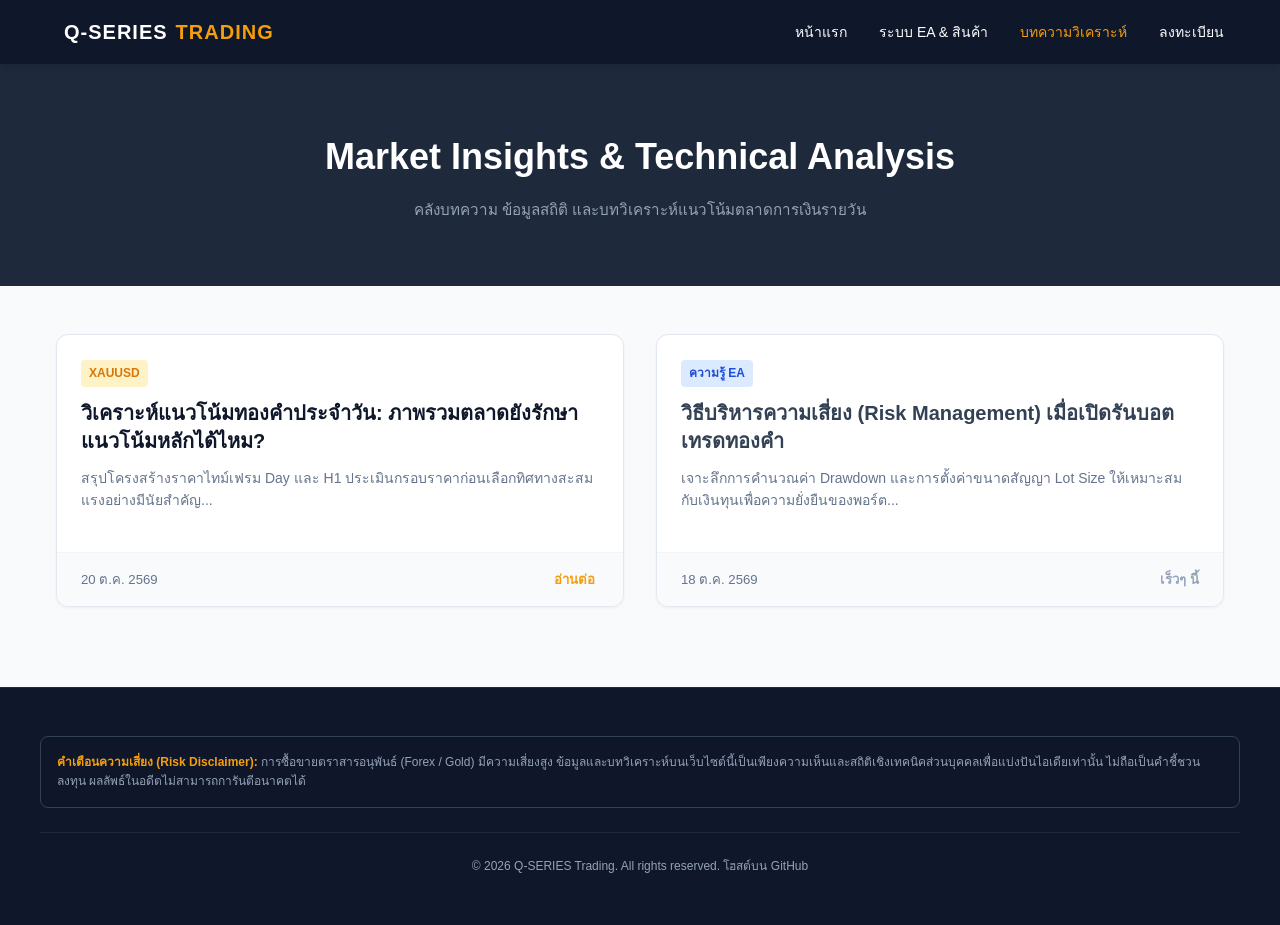
<file: blog.html>
<!DOCTYPE html>
<html lang="th">
<head>
    <meta charset="UTF-8">
    <meta name="viewport" content="width=device-width, initial-scale=1.0">
    <title>บทวิเคราะห์และบทความการลงทุน | Q-SERIES Trading</title>
    <!-- Font Awesome Icons -->
    <link rel="stylesheet" href="https://cloudflare.com">
    
    <!-- ฝัง CSS โดยตรงในตัวไฟล์เพื่อแก้ปัญหาเรื่องการดึงโฟลเดอร์ไม่เจอ -->
    <style>
        * {
            box-sizing: border-box;
            margin: 0;
            padding: 0;
        }
        body {
            font-family: -apple-system, BlinkMacSystemFont, "Segoe UI", Roboto, "Helvetica Neue", Arial, sans-serif;
            background-color: #f8fafc;
            color: #334155;
            line-height: 1.6;
        }
        nav {
            background-color: #0f172a;
            color: #ffffff;
            position: sticky;
            top: 0;
            z-index: 50;
            box-shadow: 0 4px 6px -1px rgba(0, 0, 0, 0.1);
        }
        .nav-container {
            max-width: 1200px;
            margin: 0 auto;
            padding: 0 16px;
            display: flex;
            justify-content: space-between;
            align-items: center;
            height: 64px;
        }
        .brand {
            font-weight: 800;
            font-size: 1.25rem;
            letter-spacing: 0.05em;
            text-decoration: none;
            color: #ffffff;
            display: flex;
            align-items: center;
            gap: 8px;
        }
        .brand span { color: #f59e0b; }
        .nav-links {
            display: flex;
            gap: 32px;
        }
        .nav-links a {
            color: #ffffff;
            text-decoration: none;
            font-size: 0.875rem;
            font-weight: 500;
            transition: color 0.2s;
        }
        .nav-links a:hover { color: #fbbf24; }
        .nav-links a.active { color: #f59e0b; }
        
        .header-section {
            background-color: #1e293b;
            color: #ffffff;
            padding: 64px 16px;
            text-align: center;
        }
        .header-section h1 {
            font-size: 2.25rem;
            font-weight: 900;
            margin-bottom: 12px;
        }
        .header-section p {
            color: #94a3b8;
            font-size: 0.95rem;
        }
        
        .main-container {
            max-width: 1200px;
            margin: 48px auto;
            padding: 0 16px;
        }
        .grid-layout {
            display: grid;
            grid-template-columns: repeat(auto-fit, minmax(320px, 1fr));
            gap: 32px;
        }
        .article-card {
            background: #ffffff;
            border: 1px solid #e2e8f0;
            border-radius: 12px;
            display: flex;
            flex-direction: column;
            overflow: hidden;
            box-shadow: 0 1px 3px rgba(0,0,0,0.05);
            transition: transform 0.2s, box-shadow 0.2s;
        }
        .article-card:hover {
            transform: translateY(-2px);
            box-shadow: 0 4px 6px -1px rgba(0, 0, 0, 0.05);
        }
        .card-body {
            padding: 24px;
            flex-grow: 1;
        }
        .badge {
            background-color: #fef3c7;
            color: #d97706;
            font-size: 0.75rem;
            font-weight: 800;
            padding: 4px 8px;
            border-radius: 4px;
            display: inline-block;
        }
        .badge-blue {
            background-color: #dbeafe;
            color: #1d4ed8;
        }
        .card-body h2 {
            font-size: 1.25rem;
            font-weight: 800;
            margin-top: 12px;
            margin-bottom: 12px;
            line-height: 1.4;
        }
        .card-body h2 a {
            color: #0f172a;
            text-decoration: none;
            transition: color 0.2s;
        }
        .card-body h2 a:hover {
            color: #f59e0b;
        }
        .card-body p {
            color: #64748b;
            font-size: 0.875rem;
            margin-bottom: 16px;
        }
        .card-footer {
            background-color: #f8fafc;
            border-top: 1px solid #f1f5f9;
            padding: 16px 24px;
            display: flex;
            justify-content: space-between;
            align-items: center;
            font-size: 0.825rem;
            color: #64748b;
        }
        .read-more {
            color: #f59e0b;
            font-weight: 700;
            text-decoration: none;
            display: flex;
            align-items: center;
            gap: 4px;
        }
        .read-more:hover {
            text-decoration: underline;
        }
        
        footer {
            background-color: #0f172a;
            color: #94a3b8;
            font-size: 0.75rem;
            padding: 48px 16px;
            border-top: 1px solid #1e293b;
            margin-top: 80px;
        }
        .footer-container {
            max-width: 1200px;
            margin: 0 auto;
            display: flex;
            flex-direction: column;
            gap: 24px;
        }
        .risk-box {
            background-color: rgba(15, 23, 42, 0.6);
            padding: 16px;
            border-radius: 8px;
            border: 1px solid #334155;
            line-height: 1.6;
            text-align: left;
        }
        .risk-box span { color: #f59e0b; font-weight: 700; }
        .footer-bottom {
            border-top: 1px solid #1e293b;
            padding-top: 24px;
            text-align: center;
        }
        
        @media (max-width: 768px) {
            .nav-links { display: none; }
            .header-section h1 { font-size: 1.75rem; }
        }
    </style>
</head>
<body>

    <!-- NAVIGATION BAR -->
    <nav>
        <div class="nav-container">
            <a href="index.html" class="brand">
                <i class="fa-solid fa-chart-line"></i>
                Q-SERIES <span>TRADING</span>
            </a>
            <div class="nav-links">
                <a href="index.html">หน้าแรก</a>
                <a href="index.html#products">ระบบ EA & สินค้า</a>
                <a href="blog.html" class="active">บทความวิเคราะห์</a>
                <a href="waiting-list.html">ลงทะเบียน</a>
            </div>
        </div>
    </nav>

    <!-- HEADER SECTION -->
    <header class="header-section">
        <h1>Market Insights & Technical Analysis</h1>
        <p>คลังบทความ ข้อมูลสถิติ และบทวิเคราะห์แนวโน้มตลาดการเงินรายวัน</p>
    </header>

    <!-- MAIN BLOG LIST -->
    <main class="main-container">
        <div class="grid-layout">
            
            <!-- การ์ดบทความที่ 1 (ทองคำ XAUUSD) -->
            <div class="article-card">
                <div class="card-body">
                    <span class="badge">XAUUSD</span>
                    <h2><a href="post-xauusd.html">วิเคราะห์แนวโน้มทองคำประจำวัน: ภาพรวมตลาดยังรักษาแนวโน้มหลักได้ไหม?</a></h2>
                    <p>สรุปโครงสร้างราคาไทม์เฟรม Day และ H1 ประเมินกรอบราคาก่อนเลือกทิศทางสะสมแรงอย่างมีนัยสำคัญ...</p>
                </div>
                <div class="card-footer">
                    <span>20 ต.ค. 2569</span>
                    <a href="post-xauusd.html" class="read-more">อ่านต่อ <i class="fa-solid fa-arrow-right"></i></a>
                </div>
            </div>
            
            <!-- การ์ดบทความที่ 2 (ความรู้ EA) -->
            <div class="article-card">
                <div class="card-body">
                    <span class="badge badge-blue">ความรู้ EA</span>
                    <h2>วิธีบริหารความเสี่ยง (Risk Management) เมื่อเปิดรันบอตเทรดทองคำ</h2>
                    <p>เจาะลึกการคำนวณค่า Drawdown และการตั้งค่าขนาดสัญญา Lot Size ให้เหมาะสมกับเงินทุนเพื่อความยั่งยืนของพอร์ต...</p>
                </div>
                <div class="card-footer">
                    <span>18 ต.ค. 2569</span>
                    <span style="color: #94a3b8; font-weight: bold;">เร็วๆ นี้</span>
                </div>
            </div>
            
        </div>
    </main>

    <!-- FOOTER WITH DISCLAIMER -->
    <footer>
        <div class="footer-container">
            <div class="risk-box">
                <span><i class="fa-solid fa-triangle-exclamation"></i> คำเตือนความเสี่ยง (Risk Disclaimer):</span>
                การซื้อขายตราสารอนุพันธ์ (Forex / Gold) มีความเสี่ยงสูง ข้อมูลและบทวิเคราะห์บนเว็บไซต์นี้เป็นเพียงความเห็นและสถิติเชิงเทคนิคส่วนบุคคลเพื่อแบ่งปันไอเดียเท่านั้น ไม่ถือเป็นคำชี้ชวนลงทุน ผลลัพธ์ในอดีตไม่สามารถการันตีอนาคตได้
            </div>
            <div class="footer-bottom">
                <p>&copy; 2026 Q-SERIES Trading. All rights reserved. โฮสต์บน GitHub</p>
            </div>
        </div>
    </footer>

</body>
</html>
</file>
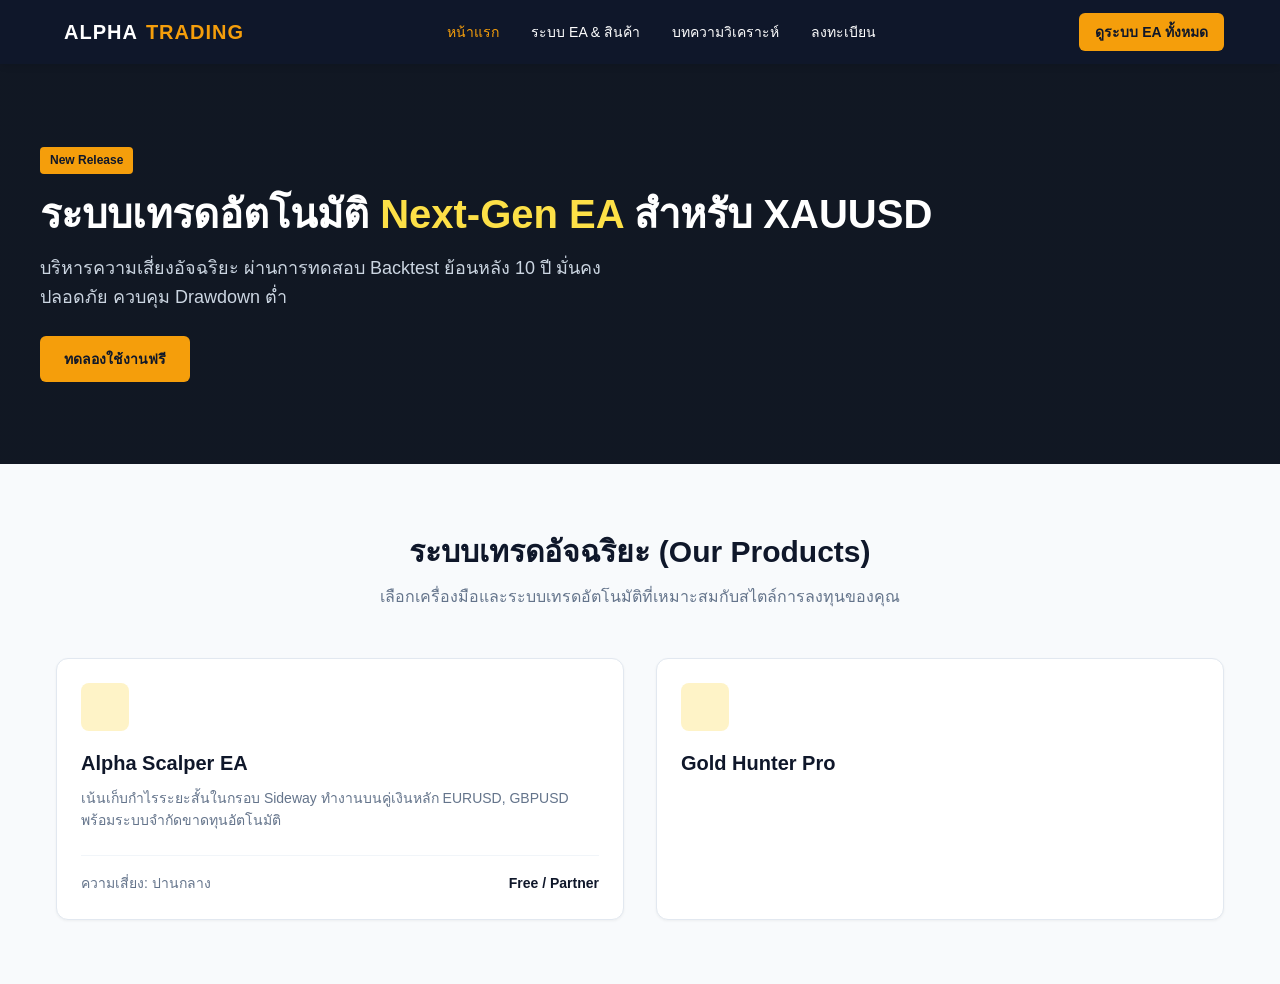
<file: index2.html>
<!DOCTYPE html>
<html lang="th">
<head>
    <meta charset="UTF-8">
    <meta name="viewport" content="width=device-width, initial-scale=1.0">
    <title>AlphaTrading | Forex EA & Financial Analysis</title>
    <!-- Font Awesome Icons สำหรับไอคอนในระบบ -->
    <link rel="stylesheet" href="https://cloudflare.com">
    
    <!-- ฝัง CSS โดยตรงในตัวไฟล์เพื่อแก้ปัญหาเรื่องการดึงโฟลเดอร์ไม่เจอ -->
    <style>
        * {
            box-sizing: border-box;
            margin: 0;
            padding: 0;
        }
        body {
            font-family: -apple-system, BlinkMacSystemFont, "Segoe UI", Roboto, "Helvetica Neue", Arial, sans-serif;
            background-color: #f8fafc;
            color: #334155;
            line-height: 1.6;
        }
        nav {
            background-color: #0f172a;
            color: #ffffff;
            position: sticky;
            top: 0;
            z-index: 50;
            box-shadow: 0 4px 6px -1px rgba(0, 0, 0, 0.1);
        }
        .nav-container {
            max-width: 1200px;
            margin: 0 auto;
            padding: 0 16px;
            display: flex;
            justify-content: space-between;
            align-items: center;
            height: 64px;
        }
        .brand {
            font-weight: 800;
            font-size: 1.25rem;
            letter-spacing: 0.05em;
            text-decoration: none;
            color: #ffffff;
            display: flex;
            align-items: center;
            gap: 8px;
        }
        .brand span { color: #f59e0b; }
        .nav-links {
            display: flex;
            gap: 32px;
        }
        .nav-links a {
            color: #ffffff;
            text-decoration: none;
            font-size: 0.875rem;
            font-weight: 500;
            transition: color 0.2s;
        }
        .nav-links a:hover { color: #fbbf24; }
        .nav-links a.active { color: #f59e0b; }
        .btn-gold {
            background-color: #f59e0b;
            color: #0f172a;
            padding: 8px 16px;
            border-radius: 6px;
            font-size: 0.875rem;
            font-weight: 700;
            text-decoration: none;
            transition: background-color 0.2s, transform 0.2s;
            display: inline-block;
            border: none;
            cursor: pointer;
        }
        .btn-gold:hover {
            background-color: #d97706;
            transform: translateY(-1px);
        }
        .btn-blue {
            background-color: #3b82f6;
            color: #ffffff;
            padding: 12px 24px;
            border-radius: 6px;
            font-size: 1rem;
            font-weight: 700;
            text-decoration: none;
            transition: background-color 0.2s;
            display: inline-block;
        }
        .btn-blue:hover { background-color: #2563eb; }
        .hero-slider {
            background-color: #1e293b;
            color: #ffffff;
            height: 400px;
            position: relative;
            overflow: hidden;
        }
        .carousel-item {
            display: none;
            position: absolute;
            inset: 0;
            padding: 0 16px;
            background-size: cover;
            background-position: center;
            background-blend-mode: multiply;
            background-color: #334155;
            opacity: 0;
            transition: opacity 0.8s ease-in-out;
        }
        .carousel-item.active {
            display: flex;
            flex-direction: column;
            justify-content: center;
            opacity: 1;
        }
        .slider-content {
            max-width: 1200px;
            margin: 0 auto;
            width: 100%;
        }
        .slider-content h1 {
            font-size: 2.5rem;
            font-weight: 900;
            margin-bottom: 16px;
            line-height: 1.2;
        }
        .slider-content h1 span { color: #fde047; }
        .slider-content p {
            font-size: 1.125rem;
            color: #cbd5e1;
            max-width: 600px;
            margin-bottom: 24px;
        }
        .badge {
            background-color: #f59e0b;
            color: #0f172a;
            font-size: 0.75rem;
            font-weight: 800;
            padding: 4px 10px;
            border-radius: 4px;
            display: inline-block;
            margin-bottom: 16px;
        }
        .section-padding { padding: 64px 16px; max-width: 1200px; margin: 0 auto; }
        .section-title { text-align: center; margin-bottom: 48px; }
        .section-title h2 { font-size: 1.875rem; font-weight: 800; color: #0f172a; }
        .section-title p { color: #64748b; margin-top: 8px; }
        .product-grid {
            display: grid;
            grid-template-columns: repeat(auto-fit, minmax(300px, 1fr));
            gap: 32px;
        }
        .product-card {
            background: #ffffff;
            border: 1px solid #e2e8f0;
            border-radius: 12px;
            padding: 24px;
            display: flex;
            flex-direction: column;
            box-shadow: 0 1px 3px rgba(0,0,0,0.05);
        }
        .product-icon {
            width: 48px;
            height: 48px;
            background-color: #fef3c7;
            color: #d97706;
            border-radius: 8px;
            display: flex;
            align-items: center;
            justify-content: center;
            font-size: 1.25rem;
            margin-bottom: 16px;
        }
        .product-card h3 { font-size: 1.25rem; font-weight: 700; color: #0f172a; margin-bottom: 8px; }
        .product-card p { color: #64748b; font-size: 0.875rem; margin-bottom: 24px; flex-grow: 1; }
        .product-footer {
            border-top: 1px solid #f1f5f9;
            padding-top: 16px;
            display: flex;
            justify-content: space-between;
            font-size: 0.875rem;
        }
        .price { font-weight: 800; color: #0f172a; }
        footer { background-color: #0f172a; color: #94a3b8; font-size: 0.75rem; padding: 48px 16px; border-top: 1px solid #1e293b; }
        .footer-container { max-width: 1200px; margin: 0 auto; display: flex; flex-direction: column; gap: 24px; }
        .risk-box { background-color: rgba(15, 23, 42, 0.6); padding: 16px; border-radius: 8px; border: 1px solid #334155; line-height: 1.6; }
        .risk-box span { color: #f59e0b; font-weight: 700; }
        .footer-bottom { border-top: 1px solid #1e293b; padding-top: 24px; display: flex; justify-content: space-between; align-items: center; }

        @media (max-width: 768px) {
            .nav-links { display: none; }
            .slider-content h1 { font-size: 1.75rem; }
            .footer-bottom { flex-direction: column; gap: 16px; text-align: center; }
        }
    </style>
</head>
<body>

    <!-- NAVIGATION BAR -->
    <nav>
        <div class="nav-container">
            <a href="#" class="brand">
                <i class="fa-solid fa-chart-line"></i>
                ALPHA<span>TRADING</span>
            </a>
            <div class="nav-links">
                <a href="#" class="active">หน้าแรก</a>
                <a href="#products">ระบบ EA & สินค้า</a>
                <a href="blog.html">บทความวิเคราะห์</a>
                <a href="waiting-list.html">ลงทะเบียน</a>
            </div>
            <div>
                <a href="#products" class="btn-gold">ดูระบบ EA ทั้งหมด</a>
            </div>
        </div>
    </nav>

    <!-- 1. AUTO CAROUSEL SLIDESHOW -->
    <div class="hero-slider">
        <!-- Slide 1 -->
        <div class="carousel-item active" style="background-image: linear-gradient(rgba(15,23,42,0.7), rgba(15,23,42,0.7)), url('https://unsplash.com');">
            <div class="slider-content">
                <span class="badge">New Release</span>
                <h1>ระบบเทรดอัตโนมัติ <span>Next-Gen EA</span> สำหรับ XAUUSD</h1>
                <p>บริหารความเสี่ยงอัจฉริยะ ผ่านการทดสอบ Backtest ย้อนหลัง 10 ปี มั่นคง ปลอดภัย ควบคุม Drawdown ต่ำ</p>
                <a href="#products" class="btn-gold" style="padding: 12px 24px;">ทดลองใช้งานฟรี</a>
            </div>
        </div>
        <!-- Slide 2 -->
        <div class="carousel-item" style="background-image: linear-gradient(rgba(15,23,42,0.7), rgba(15,23,42,0.7)), url('https://unsplash.com');">
            <div class="slider-content">
                <span class="badge" style="background-color: #3b82f6; color: white;">Market Analysis</span>
                <h1>วิเคราะห์แนวโน้มตลาด <span>Forex รายวัน</span></h1>
                <p>อัปเดตบทวิเคราะห์เชิงเทคนิคอลโครงสร้างราคา Wave และสถิติสัดส่วนนัยสำคัญเพื่อการตัดสินใจที่แม่นยำ</p>
                <a href="blog.html" class="btn-blue">อ่านบทวิเคราะห์วันนี้</a>
            </div>
        </div>
    </div>

    <!-- 3. PRODUCT MENU -->
    <section id="products" class="section-padding">
        <div class="section-title">
            <h2>ระบบเทรดอัจฉริยะ (Our Products)</h2>
            <p>เลือกเครื่องมือและระบบเทรดอัตโนมัติที่เหมาะสมกับสไตล์การลงทุนของคุณ</p>
        </div>
        
        <div class="product-grid">
            <!-- Card 1 -->
            <div class="product-card">
                <div class="product-icon"><i class="fa-solid fa-bolt"></i></div>
                <h3>Alpha Scalper EA</h3>
                <p>เน้นเก็บกำไรระยะสั้นในกรอบ Sideway ทำงานบนคู่เงินหลัก EURUSD, GBPUSD พร้อมระบบจำกัดขาดทุนอัตโนมัติ</p>
                <div class="product-footer">
                    <span style="color: #64748b;">ความเสี่ยง: ปานกลาง</span>
                    <span class="price">Free / Partner</span>
                </div>
            </div>
            <!-- Card 2 -->
            <div class="product-card">
                <div class="product-icon"><i class="fa-solid fa-gem"></i></div>
                <h3>Gold Hunter Pro</h3>
</file>
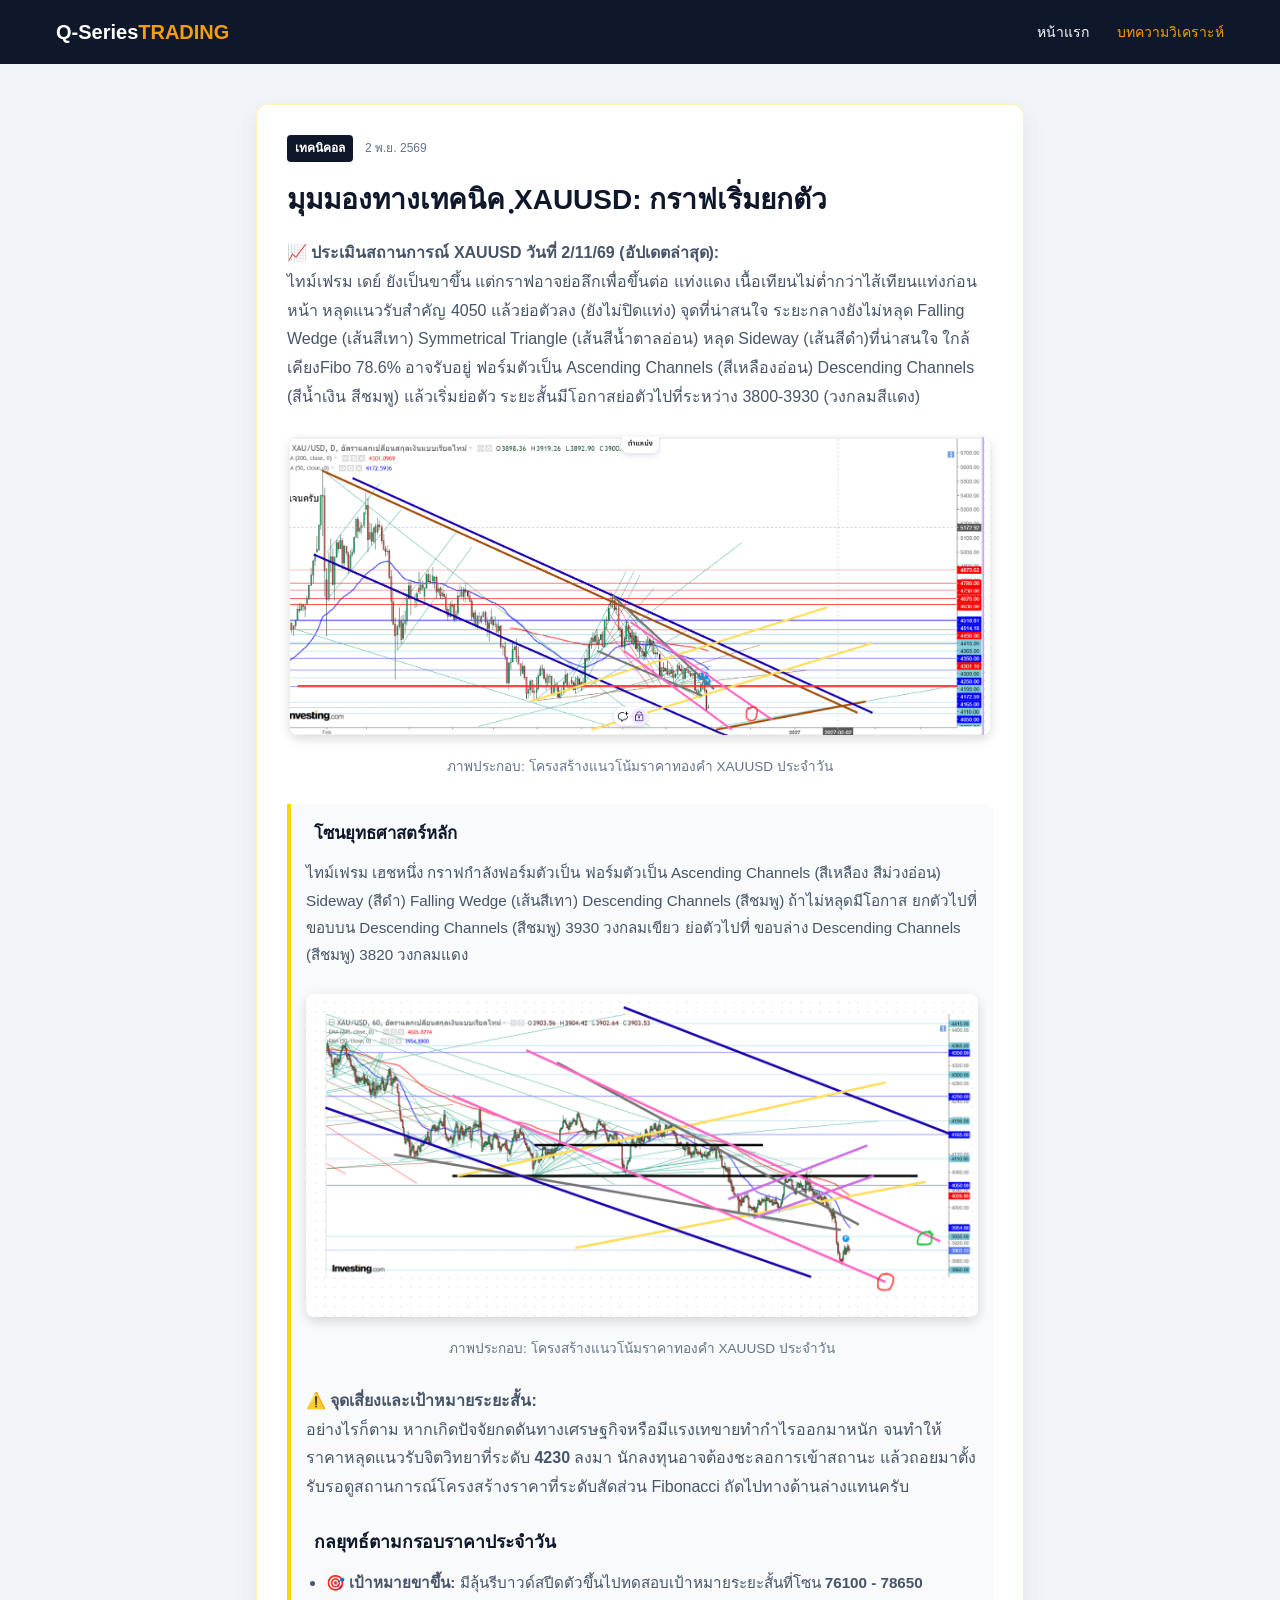
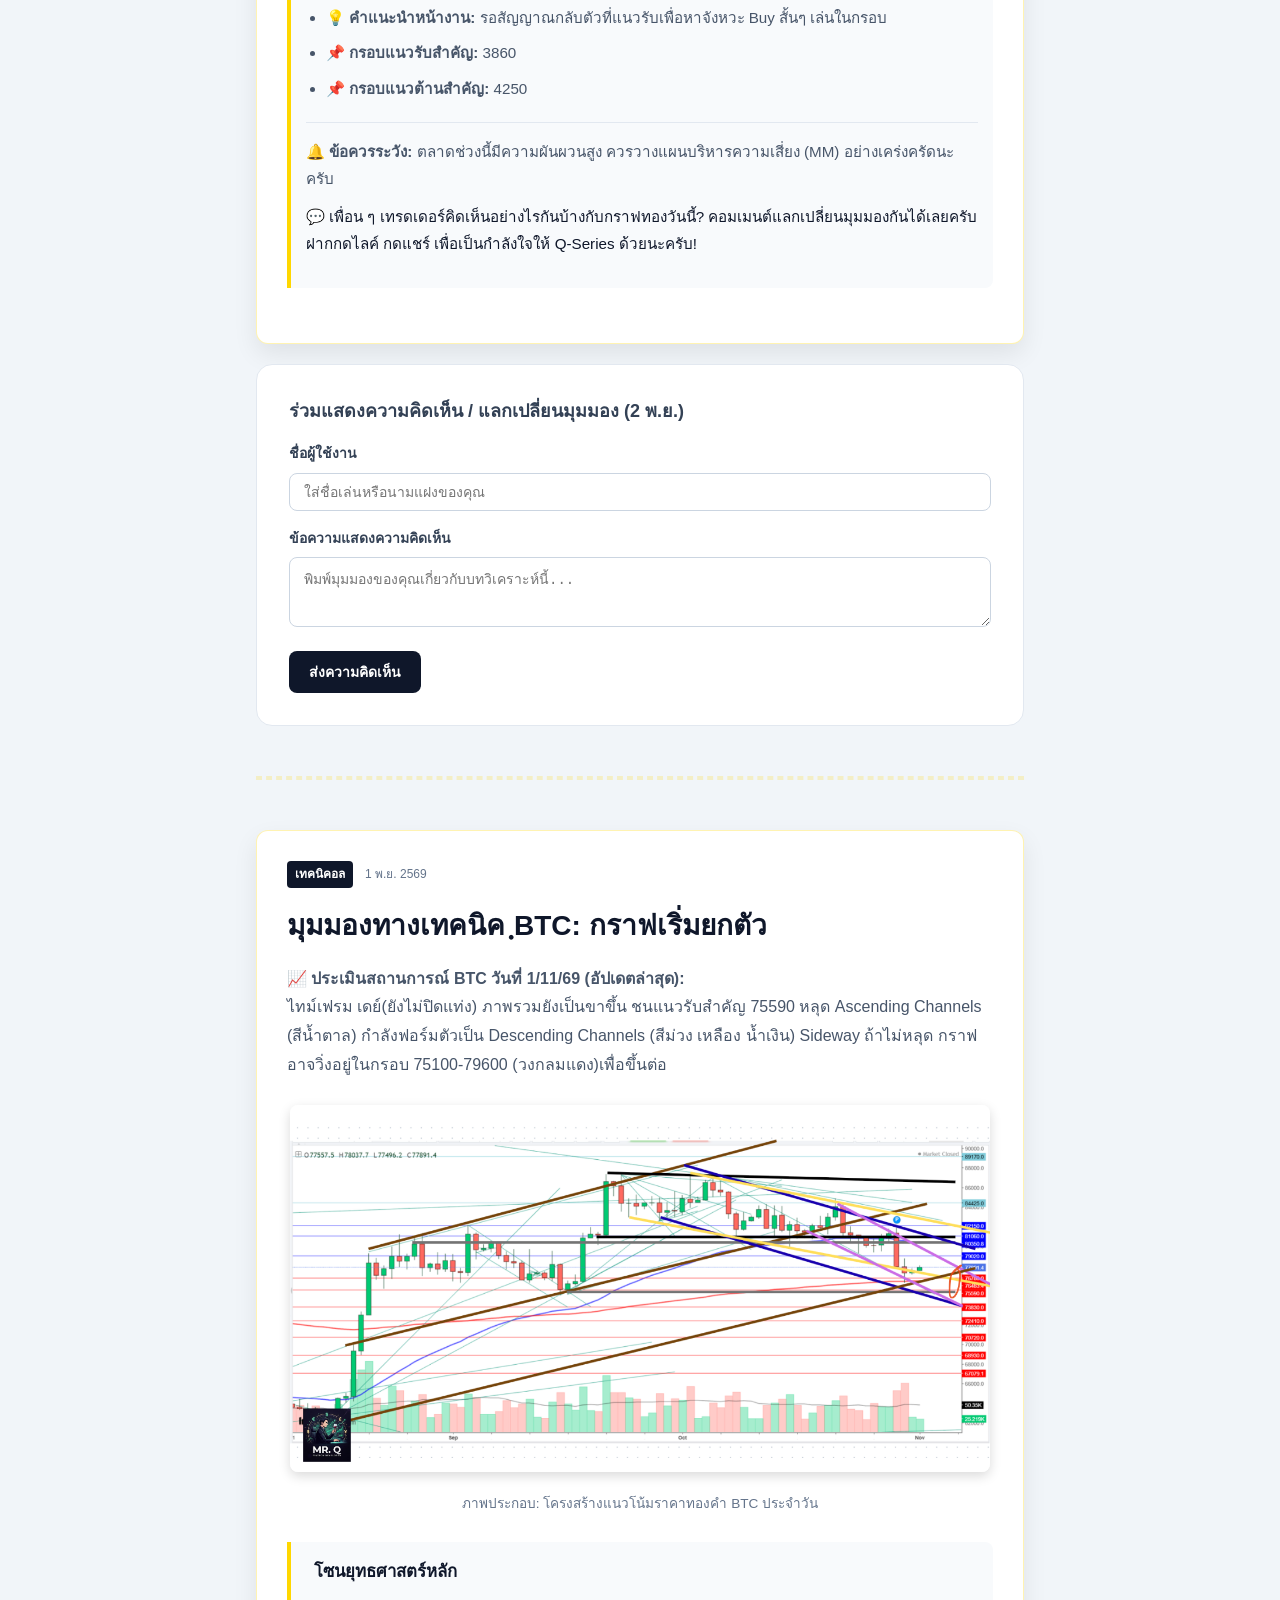
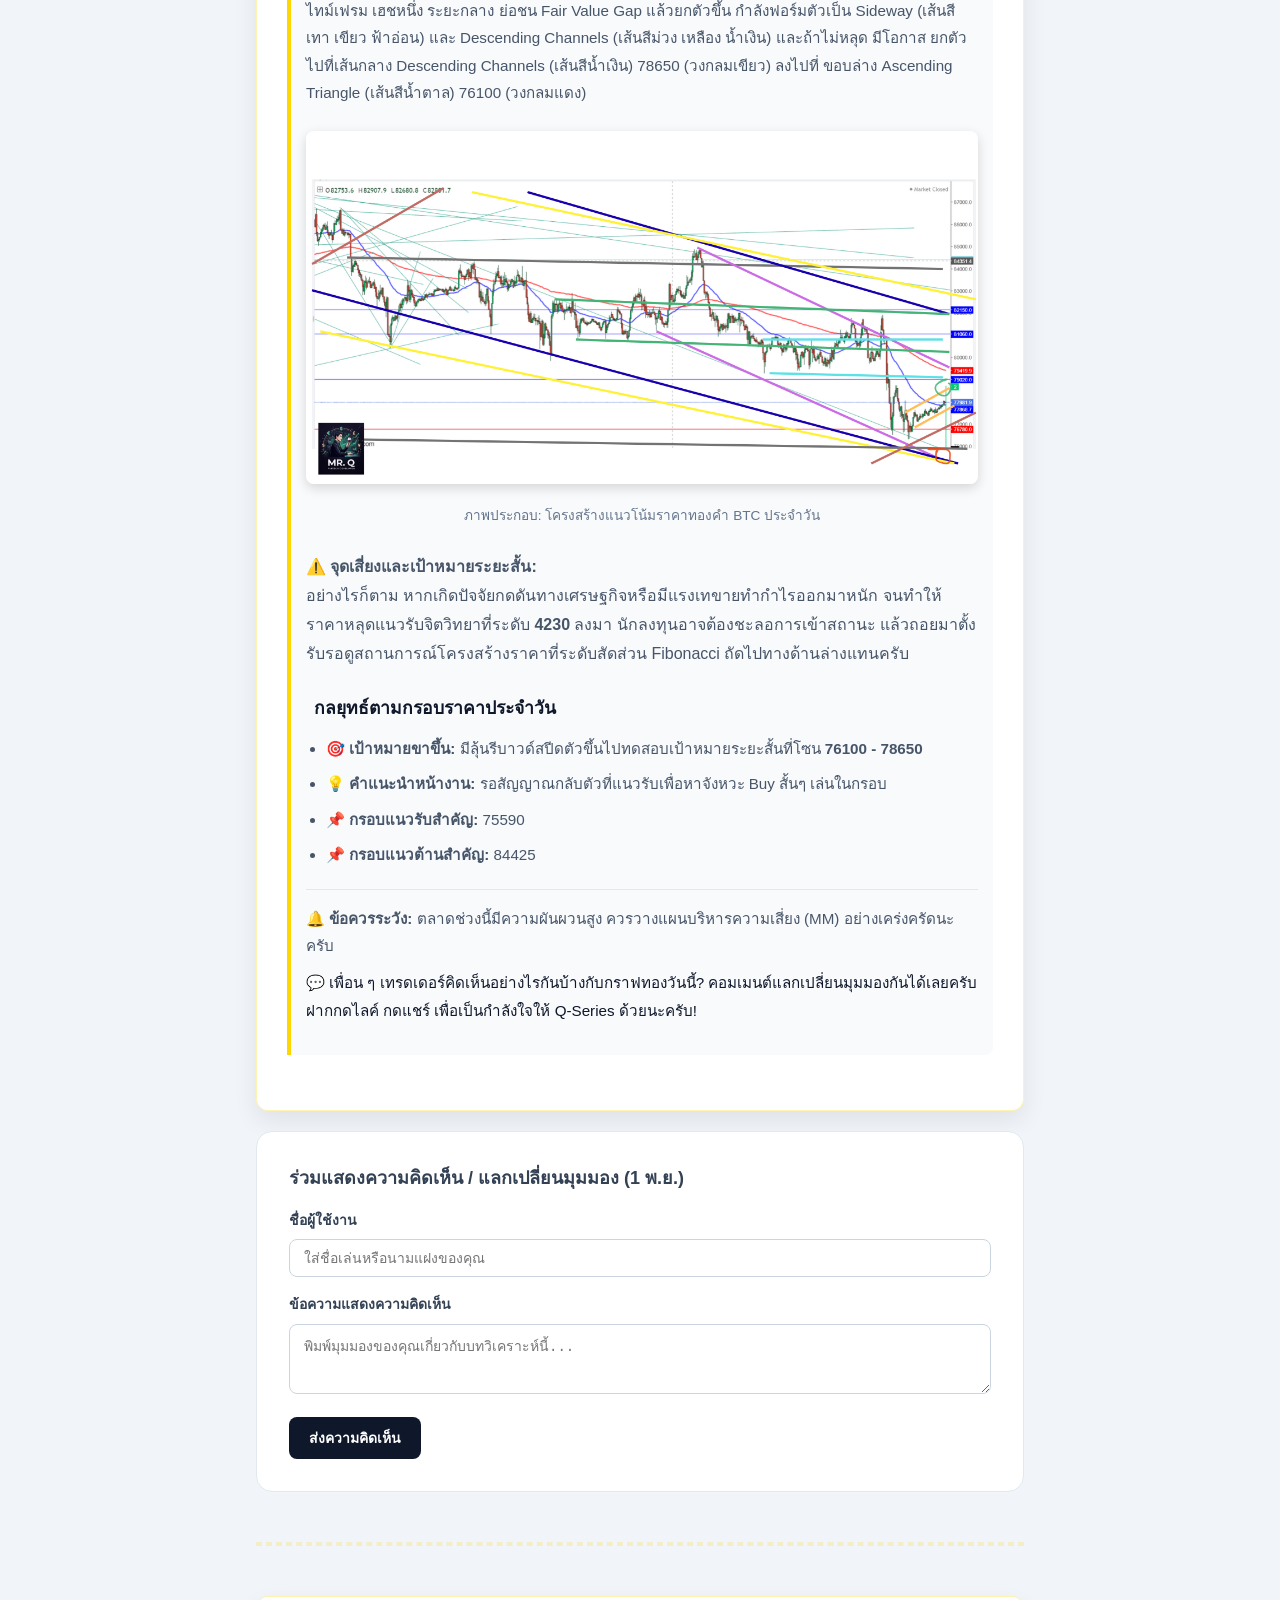
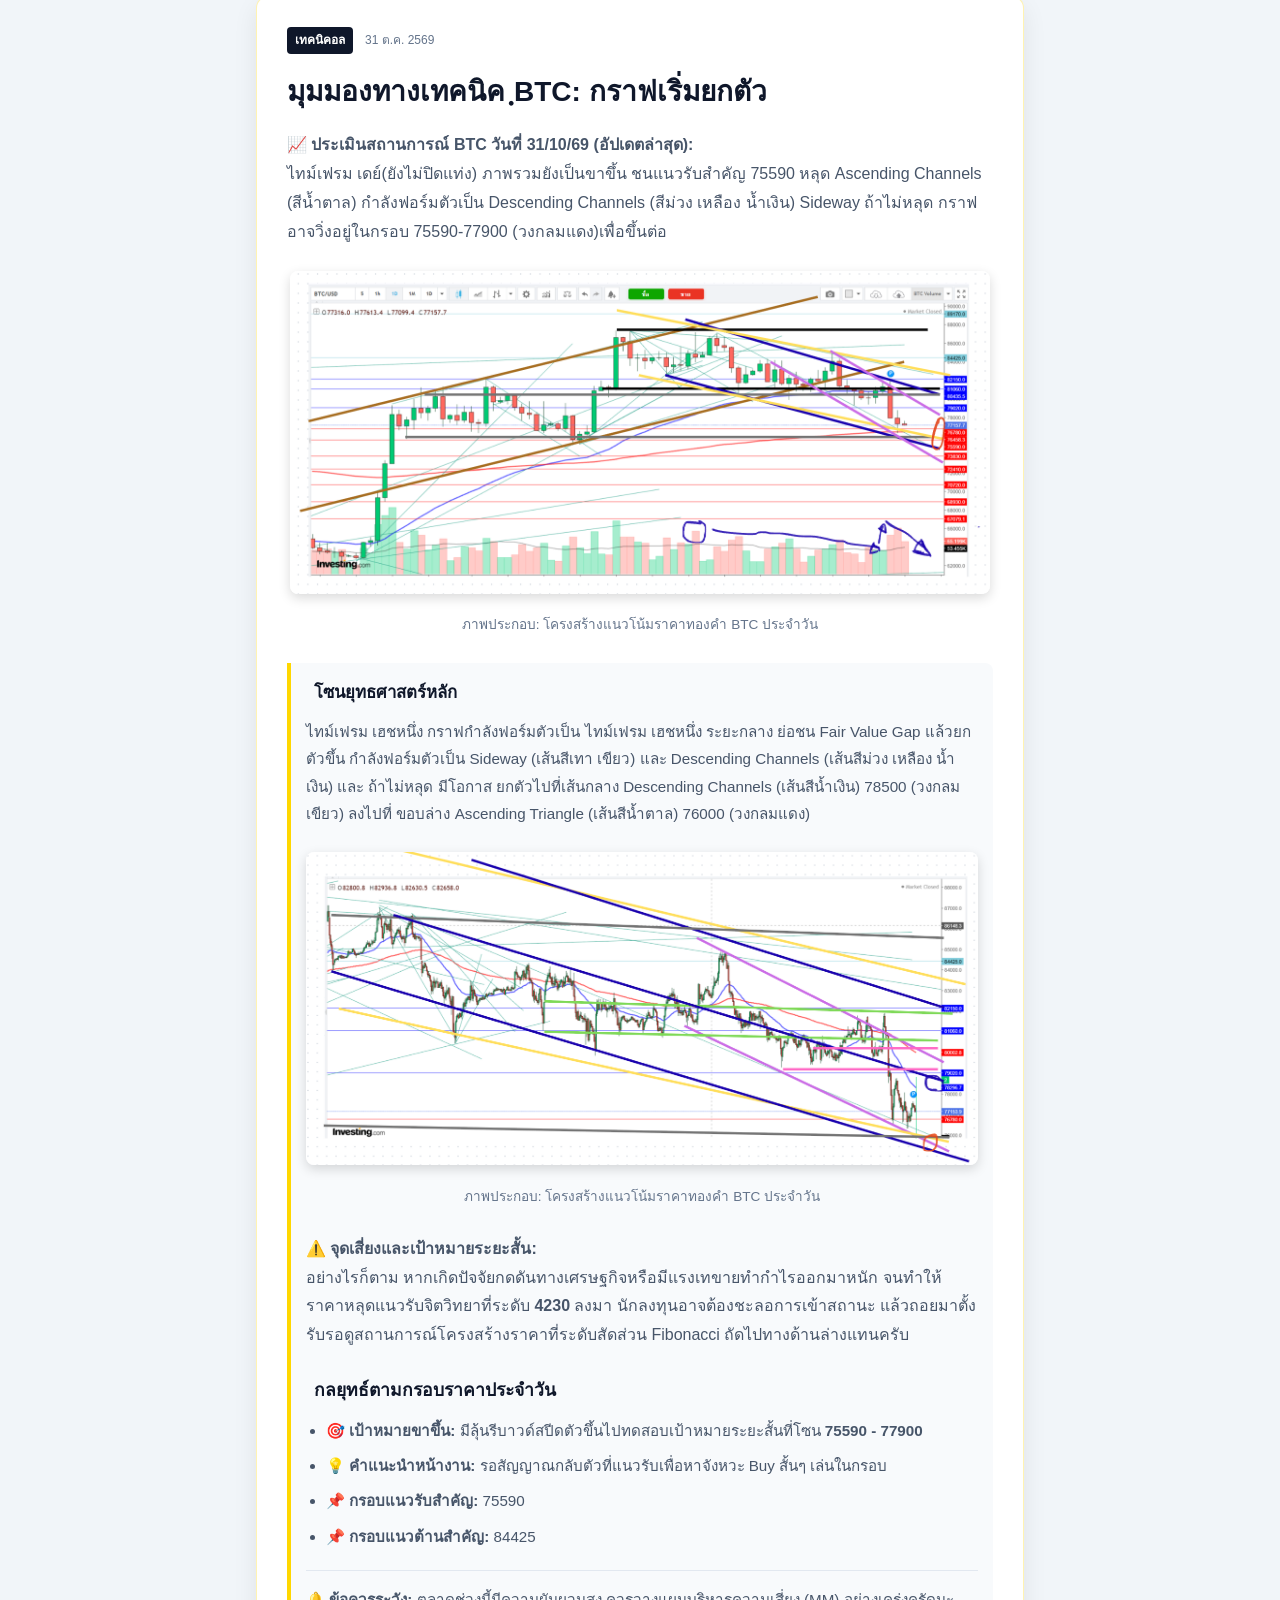
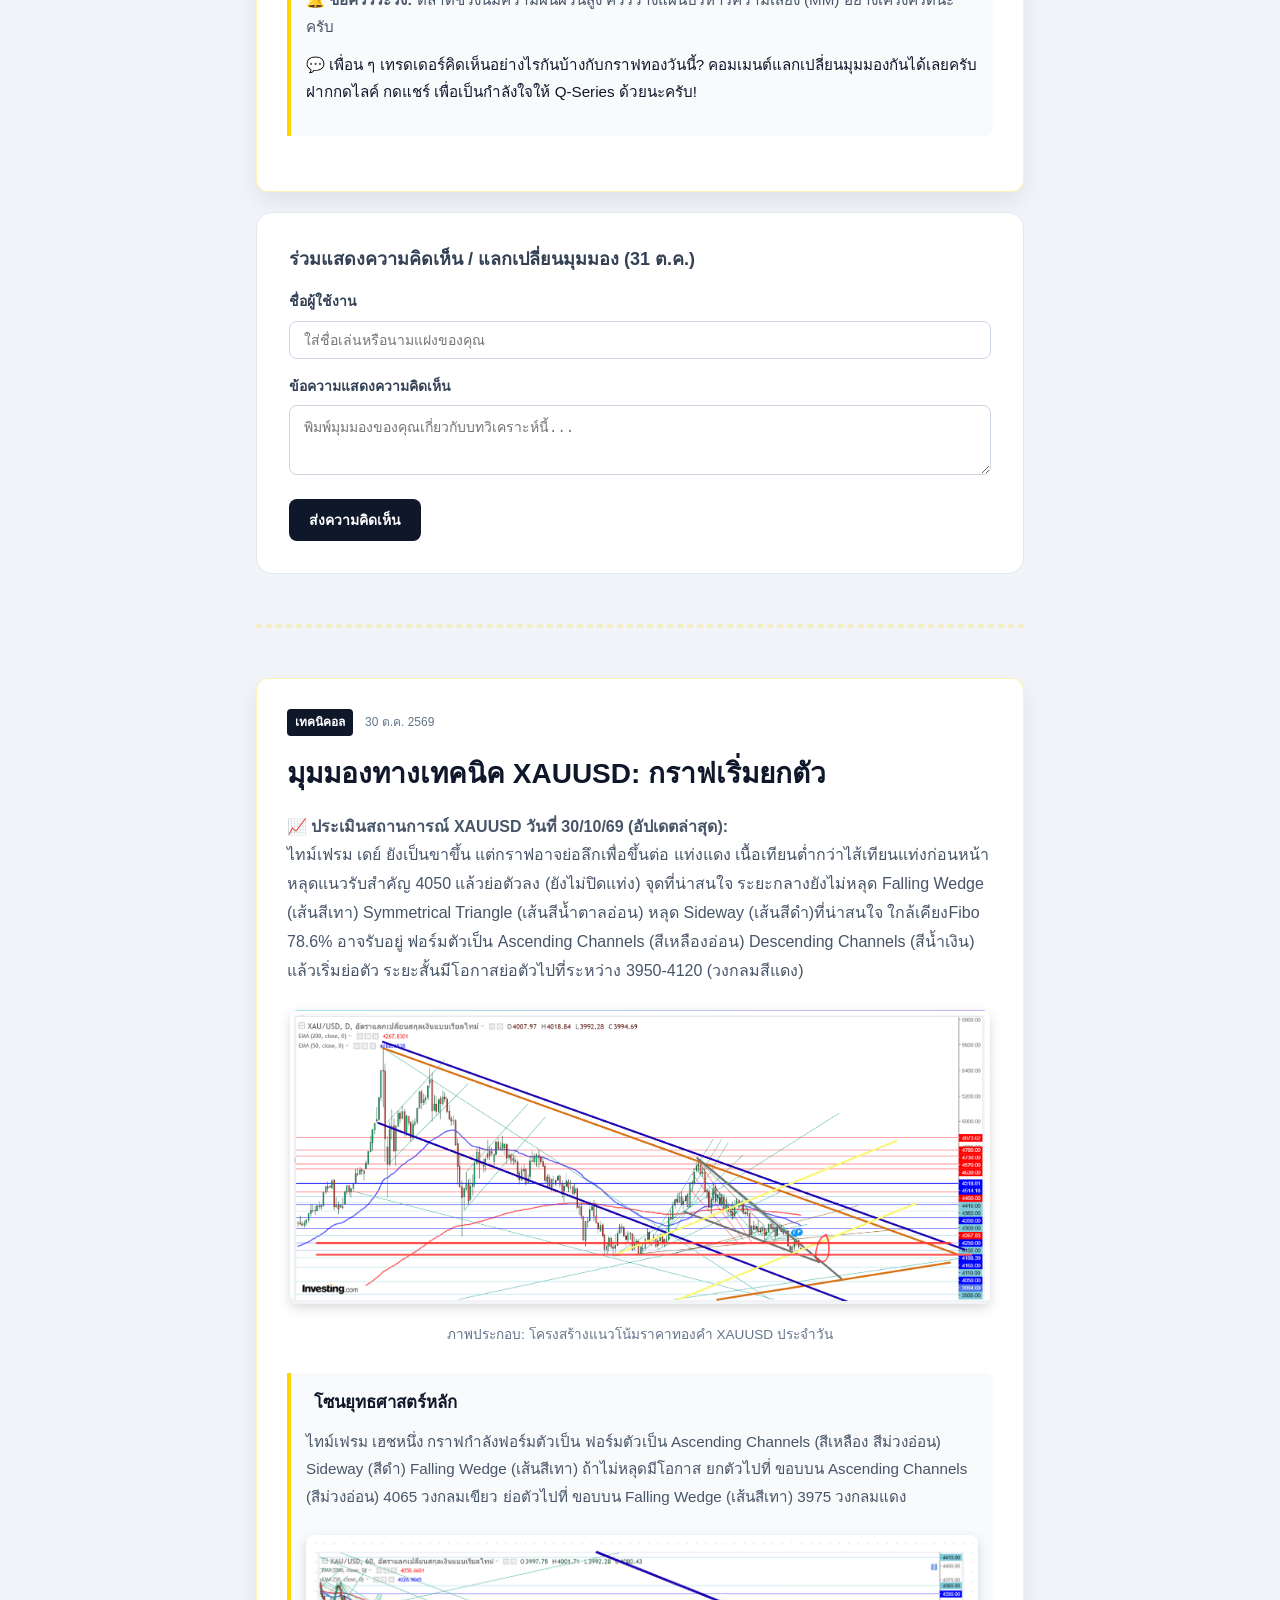
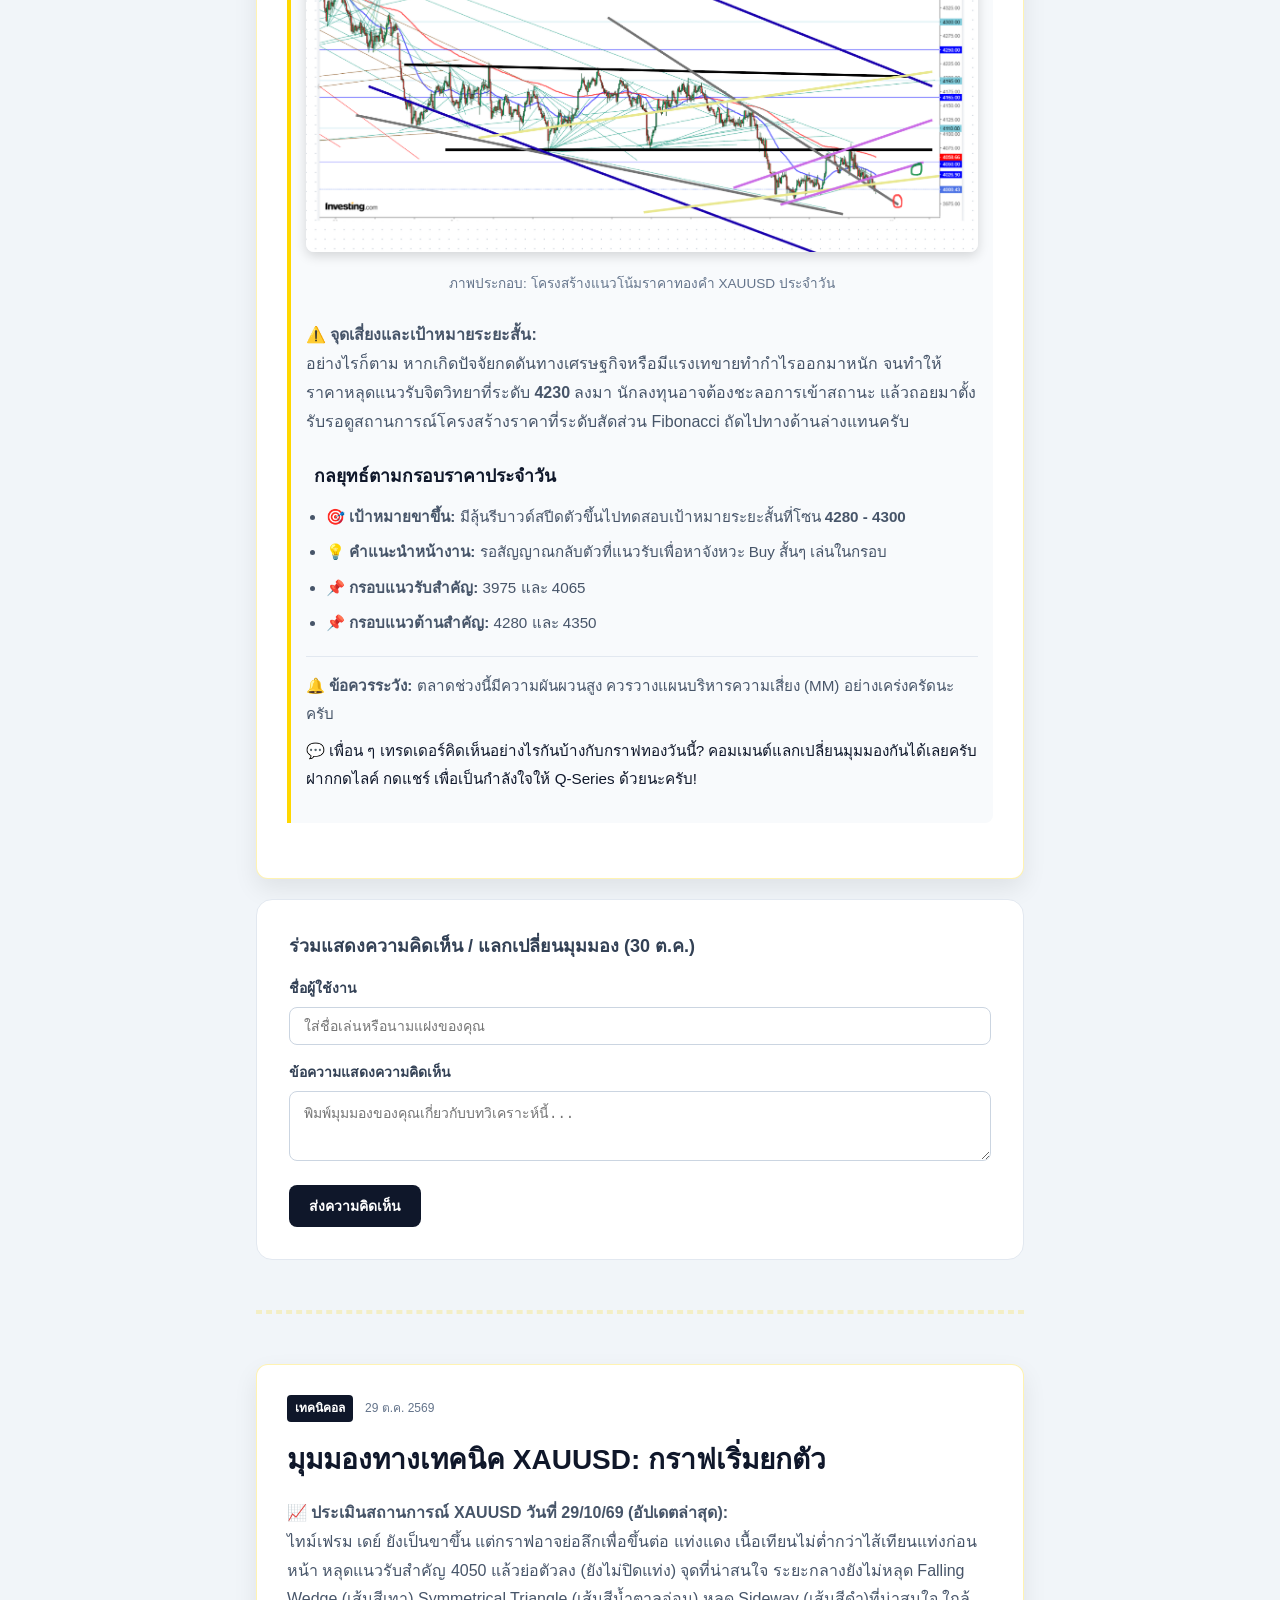
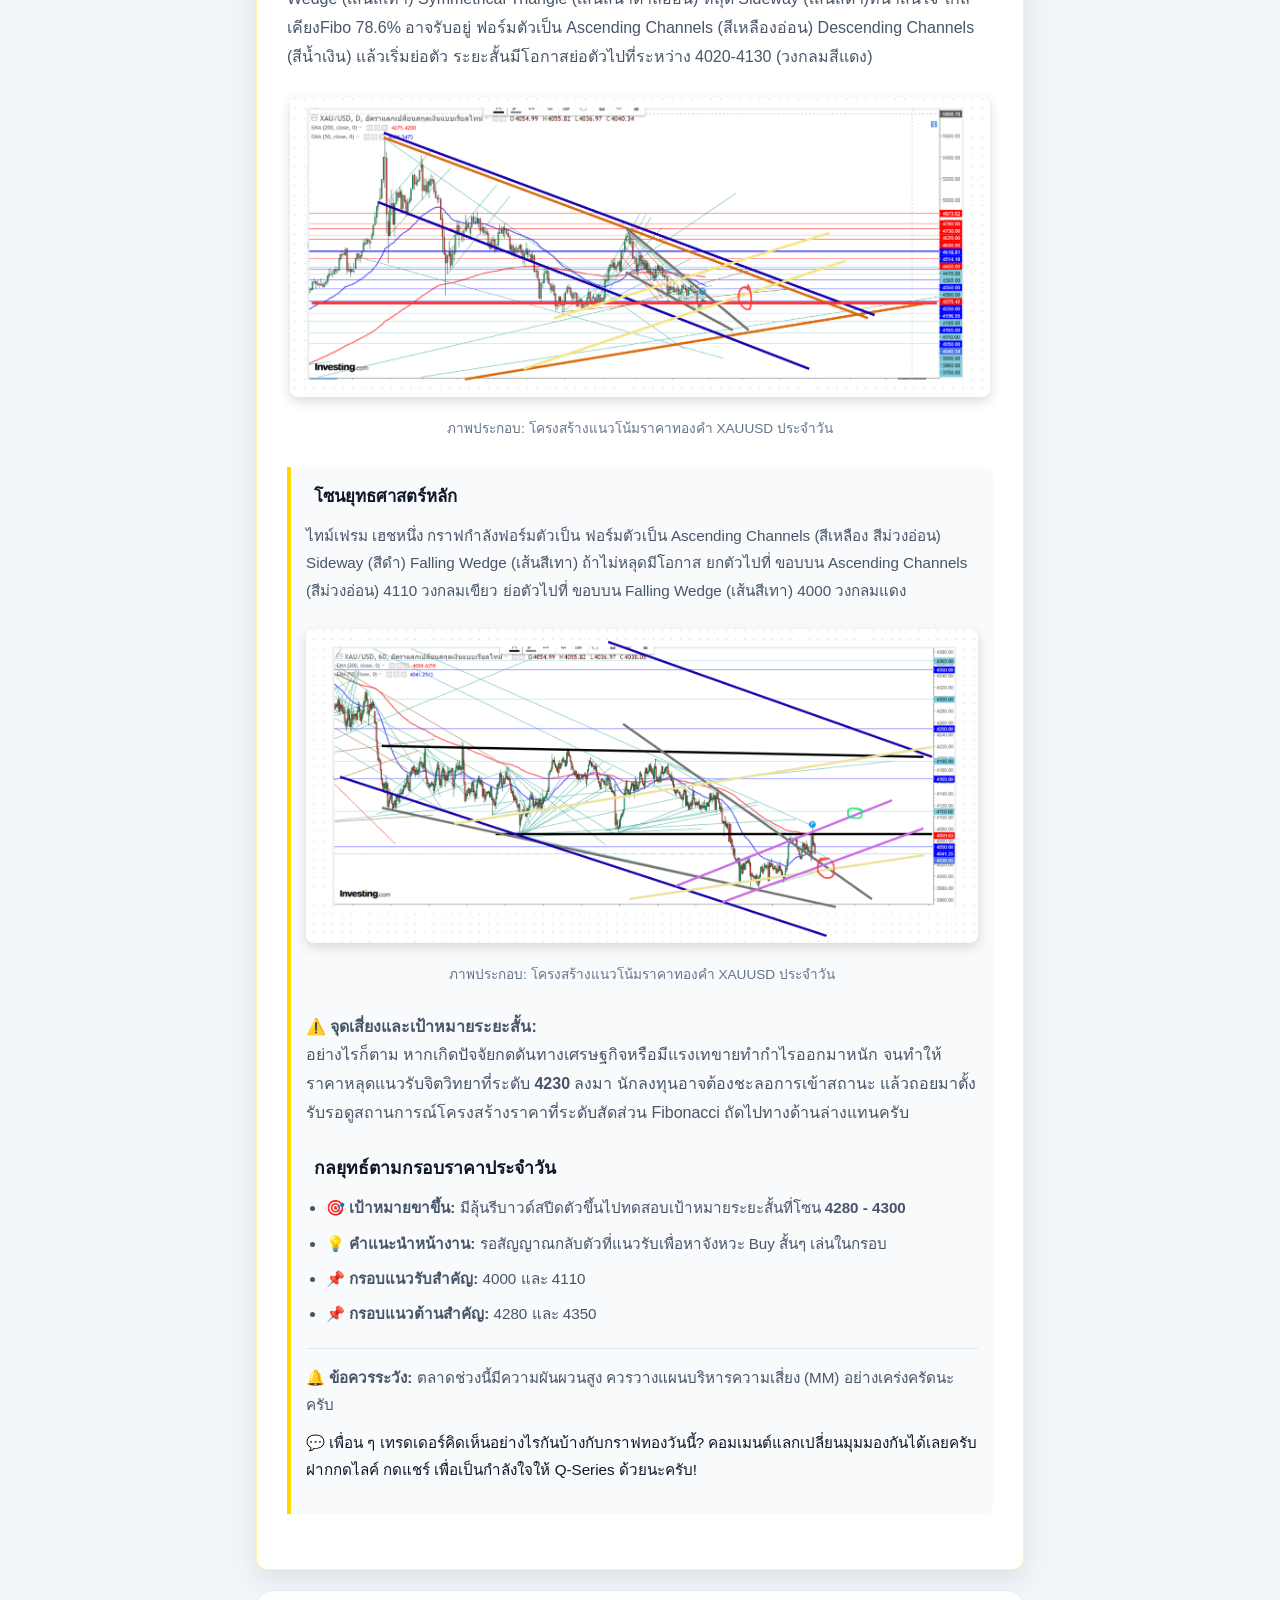
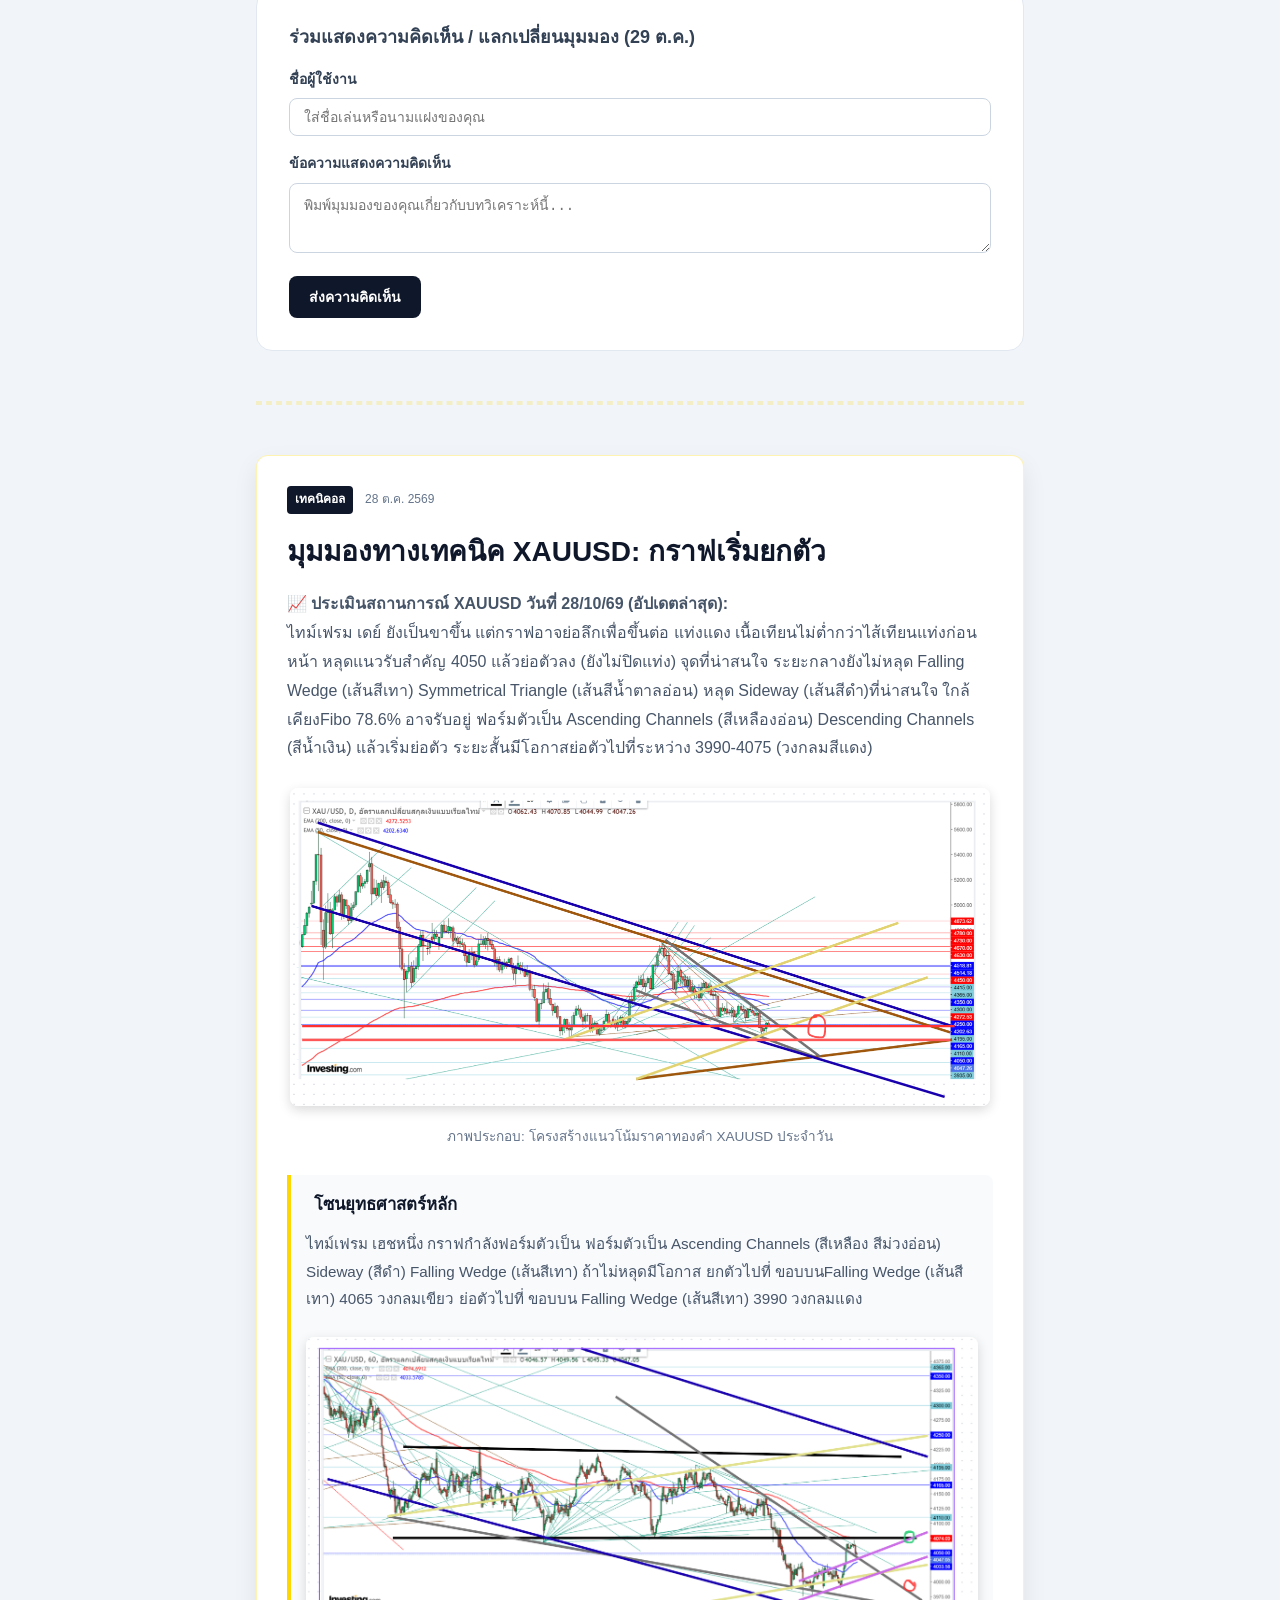
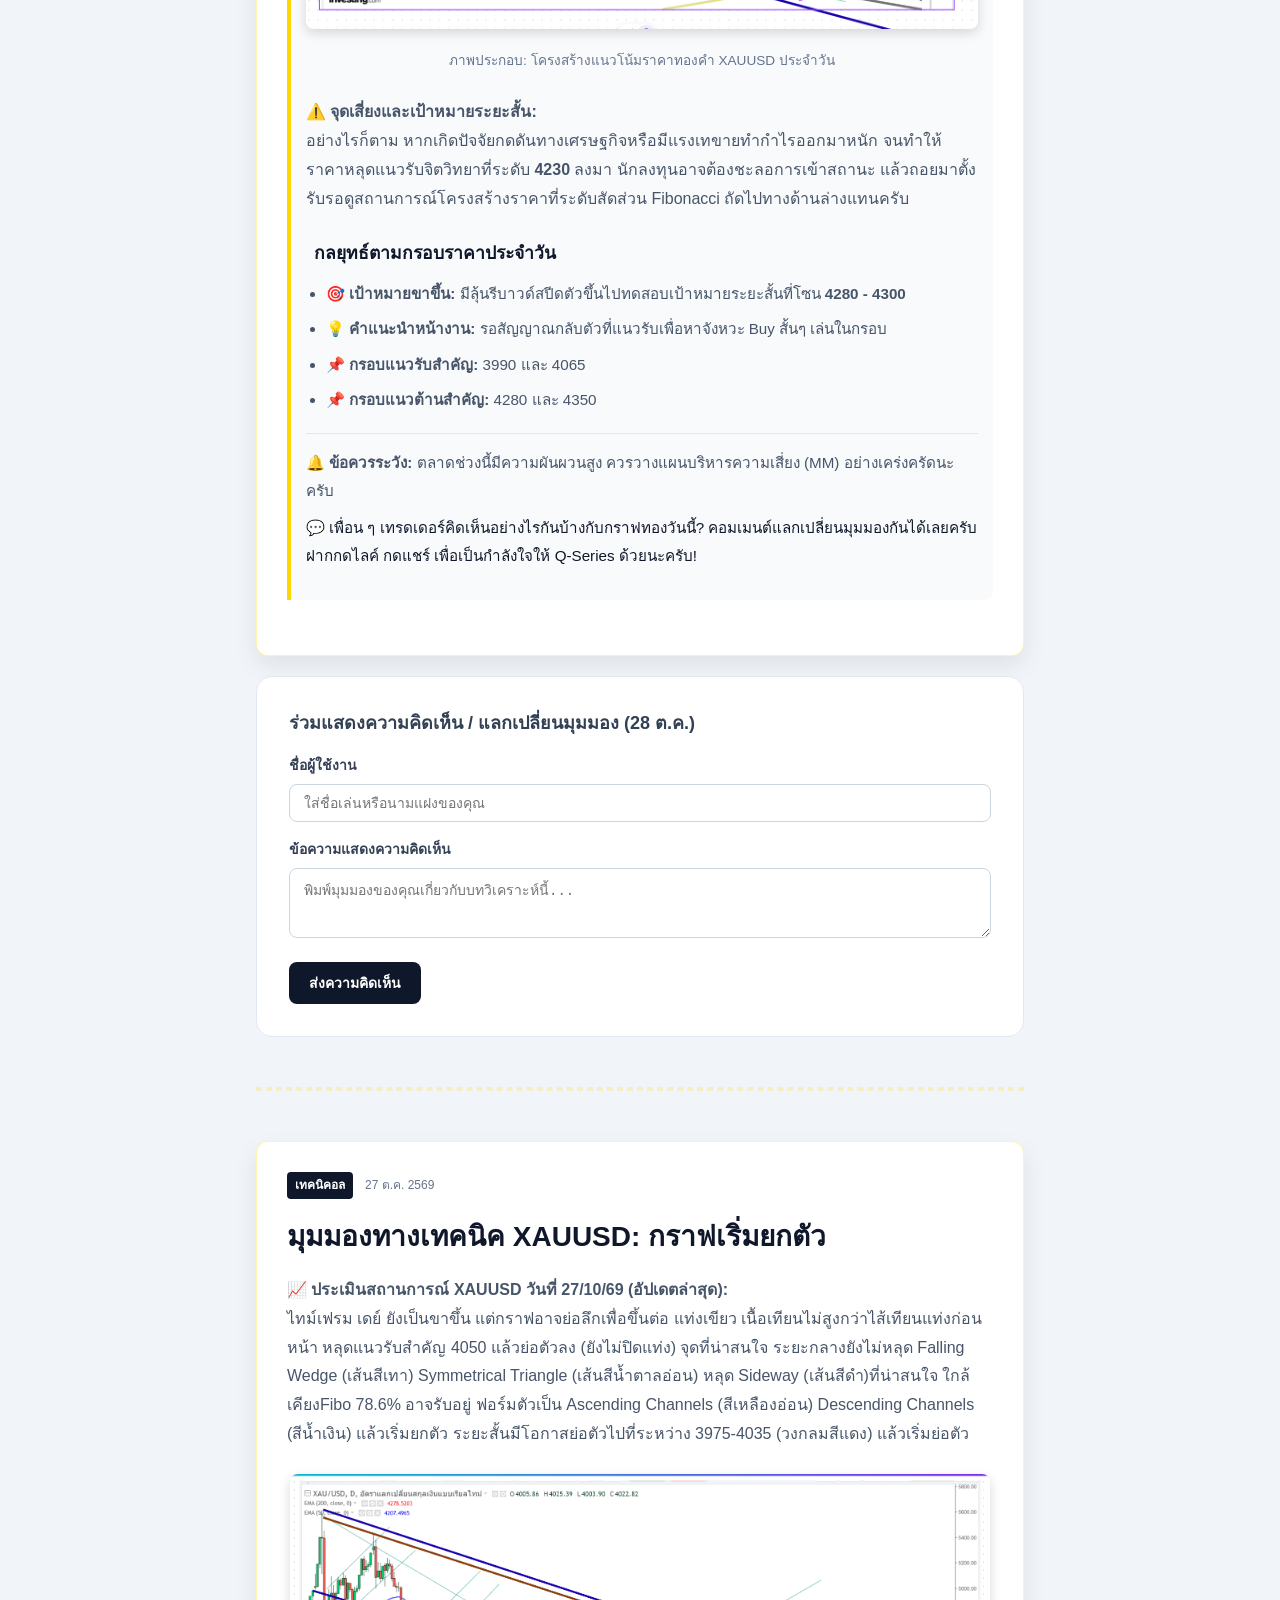
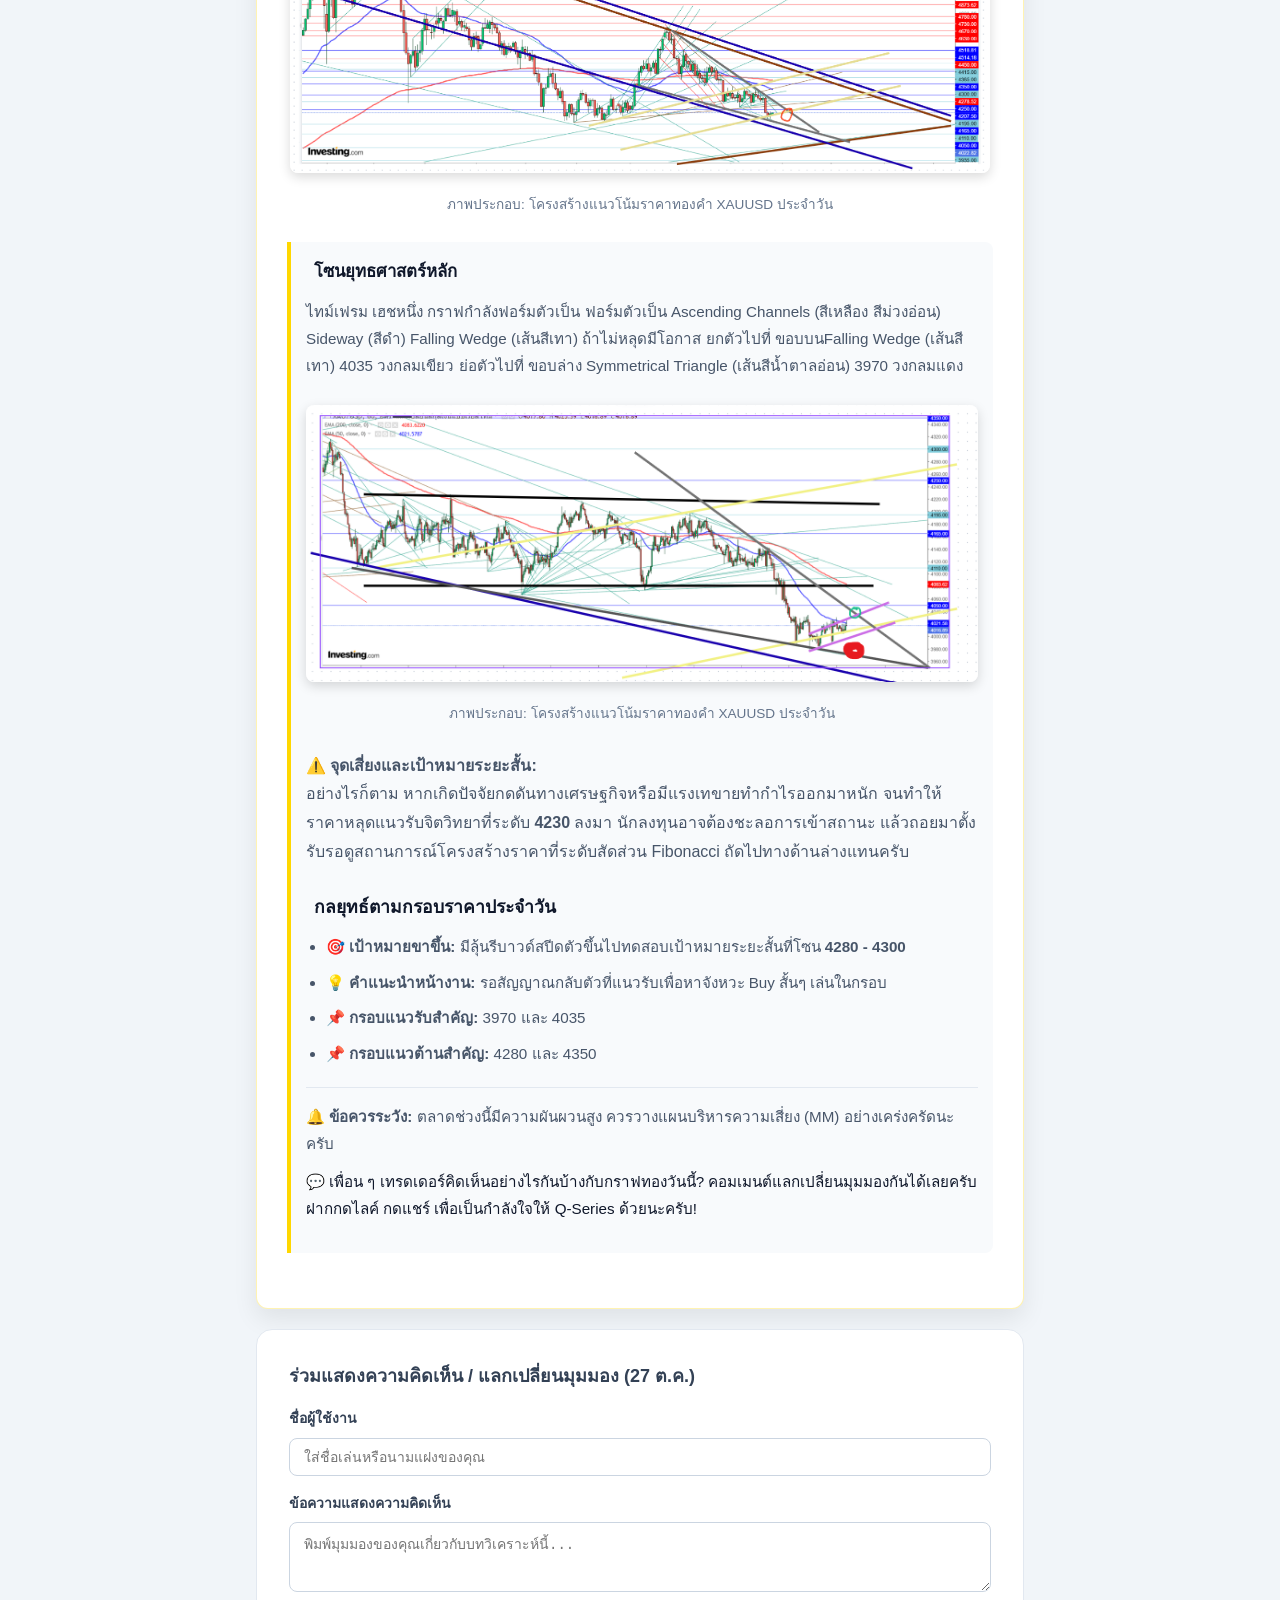
<file: post-xauusd.html>
<!DOCTYPE html>
<html lang="th">
<head>
    <meta charset="UTF-8">
    <meta name="viewport" content="width=device-width, initial-scale=1.0">
    <title>วิเคราะห์แนวโน้ม XAUUSD ประจำวัน | Q-Series Trading</title>
    <link rel="stylesheet" href="https://cloudflare.com">
    <style>
        * { box-sizing: border-box; margin: 0; padding: 0; }
        body { font-family: -apple-system, BlinkMacSystemFont, "Segoe UI", Roboto, sans-serif; background-color: #f1f5f9; color: #334155; line-height: 1.6; padding-bottom: 40px; }
        nav { background-color: #0f172a; color: #ffffff; position: sticky; top: 0; z-index: 50; }
        .nav-container { max-width: 1200px; margin: 0 auto; padding: 0 16px; display: flex; justify-content: space-between; align-items: center; height: 64px; }
        .brand { font-weight: 800; font-size: 1.25rem; text-decoration: none; color: #ffffff; }
        .brand span { color: #f59e0b; }
        .nav-links a { color: #ffffff; text-decoration: none; font-size: 0.875rem; margin-left: 24px; }
        .main-container { max-width: 800px; margin: 40px auto; padding: 0 16px; }
        .article-box { background: #ffffff; padding: 32px; border-radius: 16px; border: 1px solid #e2e8f0; margin-bottom: 24px; box-shadow: 0 1px 3px rgba(0,0,0,0.05); }
        .meta-info { display: flex; gap: 12px; align-items: center; font-size: 0.75rem; color: #64748b; margin-bottom: 16px; }
        .tag { background: #0f172a; color: #fff; padding: 4px 8px; border-radius: 4px; font-weight: 700; }
        h1 { font-size: 1.75rem; font-weight: 900; color: #0f172a; margin-bottom: 16px; }
        .article-content p { margin-bottom: 16px; color: #475569; }
        .article-content ul { padding-left: 20px; margin-bottom: 16px; color: #475569; }
        .article-content li { margin-bottom: 8px; }
        .comment-section { background: #ffffff; padding: 32px; border-radius: 16px; border: 1px solid #e2e8f0; }
        .comment-section h3 { margin-bottom: 16px; font-size: 1.125rem; font-weight: 700; }
        .form-group { margin-bottom: 16px; }
        .form-group label { display: block; font-size: 0.875rem; font-weight: 600; margin-bottom: 8px; }
        .form-control { width: 100%; padding: 10px 14px; border: 1px solid #cbd5e1; border-radius: 8px; font-size: 0.875rem; }
        .btn-submit { background-color: #0f172a; color: white; padding: 10px 20px; border-radius: 8px; border: none; font-weight: 700; cursor: pointer; font-size: 0.875rem; }
        .btn-submit:hover { background-color: #1e293b; }
        .comment-card { background: #f8fafc; padding: 16px; border-radius: 12px; border: 1px solid #e2e8f0; margin-top: 16px; }
        .comment-header { display: flex; justify-content: space-between; margin-bottom: 6px; font-size: 0.75rem; color: #94a3b8; }
        .comment-user { font-weight: 700; color: #0f172a; }
    </style>
</head>
<body>
    <nav>
        <div class="nav-container">
            <a href="index.html" class="brand"><i class="fa-solid fa-chart-line"></i>Q-Series<span>TRADING</span></a>
            <div class="nav-links">
                <a href="index.html">หน้าแรก</a>
                <a href="blog.html" style="color:#f59e0b;">บทความวิเคราะห์</a>
            </div>
        </div>
    </nav>

  <div class="main-container">


                            <!-- ========================================== -->
    <!-- 📌 โพสต์ใหม่ล่าสุดเพิ่มตรงนี้ : วันที่ 2  พ.ย. 2569 (เพิ่ม id="post-2nov") -->
    <!-- ========================================== -->
     <div class="article-post-wrapper" style="margin-bottom: 50px;">
        <!-- กล่องเนื้อหาตีกรอบใหญ่ครอบทั้งหมด -->
        <article class="article-box" id="post-1nov" style="background-color: #ffffff; border: 1px solid rgba(255, 215, 0, 0.3); border-radius: 12px; padding: 30px; box-shadow: 0 10px 25px rgba(0,0,0,0.08); margin-bottom: 20px;">
            <div class="meta-info"><span class="tag">เทคนิคอล</span> <span>2 พ.ย. 2569</span></div>
            <h1>มุมมองทางเทคนิค ฺXAUUSD: กราฟเริ่มยกตัว </h1>
            
            <div class="article-content" style="line-height: 1.8; color: #334155;">
                
                <!-- 📊 ส่วนที่ 1: สรุปภาพรวมและทิศทางหลักประจำวัน -->
                <p style="margin-bottom: 20px;">
                    <strong>📈 ประเมินสถานการณ์ XAUUSD วันที่ 2/11/69 (อัปเดตล่าสุด):</strong><br>
                              ไทม์เฟรม เดย์ ยังเป็นขาขึ้น แต่กราฟอาจย่อลึกเพื่อขึ้นต่อ 
                    แท่งแดง เนื้อเทียนไม่ตํ่ากว่าไส้เทียนแท่งก่อนหน้า หลุดแนวรับสำคัญ 4050 แล้วย่อตัวลง 
                                       (ยังไม่ปิดแท่ง) จุดที่น่าสนใจ 
                     ระยะกลางยังไม่หลุด Falling Wedge (เส้นสีเทา) Symmetrical Triangle (เส้นสีนํ้าตาลอ่อน)
                            หลุด Sideway (เส้นสีดำ)ที่น่าสนใจ ใกล้เคียงFibo 78.6% อาจรับอยู่
                                    ฟอร์มตัวเป็น Ascending Channels (สีเหลืองอ่อน)
                                 Descending Channels (สีนํ้าเงิน สีชมพู) แล้วเริ่มย่อตัว
                               ระยะสั้นมีโอกาสย่อตัวไปที่ระหว่าง 3800-3930 (วงกลมสีแดง)

                </p>

                <!-- 📸 รูปภาพ 1 กราฟของวันที่ 2 พ.ย. -->
                <div class="article-image" style="margin: 25px 0; text-align: center;">
                    <img src="images/chart-2nov-1.png" alt="กราฟำ ฺXAUUSD ประจำวันที่ 2 พ.ย." style="width: 100%; max-width: 700px; border-radius: 8px; box-shadow: 0 4px 12px rgba(0,0,0,0.15);">
                    <p style="font-size: 0.85rem; color: #64748b; margin-top: 10px;"><i class="fa-solid fa-chart-line"></i> ภาพประกอบ: โครงสร้างแนวโน้มราคาทองคำ XAUUSD ประจำวัน</p>
                </div>

                <!-- 📐 ส่วนที่ 2: โซนตัดสินใจและโครงสร้างราคา -->
                <div style="background-color: #f8fafc; border-left: 4px solid #ffd700; padding: 15px; margin-bottom: 25px; border-radius: 0 8px 8px 0;">
                    <h3 style="margin: 0 0 10px 0; font-size: 1.05rem; color: #0f172a;"><i class="fa-solid fa-chart-area" style="color: #ffd700; margin-right: 8px;"></i> โซนยุทธศาสตร์หลัก</h3>
                    <p style="margin: 0; font-size: 0.95rem;">
                          ไทม์เฟรม เฮชหนึ่ง กราฟกำลังฟอร์มตัวเป็น  
                 ฟอร์มตัวเป็น Ascending Channels (สีเหลือง สีม่วงอ่อน) Sideway (สีดำ) Falling Wedge (เส้นสีเทา) 
                        Descending Channels (สีชมพู) ถ้าไม่หลุดมีโอกาส
                     ยกตัวไปที่ ขอบบน Descending Channels (สีชมพู)  3930 วงกลมเขียว
                     ย่อตัวไปที่ ขอบล่าง Descending Channels (สีชมพู)  3820 วงกลมแดง


                    </p
                        <!-- 📸 รูปภาพ 2 กราฟของวันที่ 2 พ.ย. -->
                <div class="article-image" style="margin: 25px 0; text-align: center;">
                    <img src="images/chart-2nov-2.png" alt="กราฟทองคำประจำวันที่ 2 พ.ย." style="width: 100%; max-width: 700px; border-radius: 8px; box-shadow: 0 4px 12px rgba(0,0,0,0.15);">
                    <p style="font-size: 0.85rem; color: #64748b; margin-top: 10px;"><i class="fa-solid fa-chart-line"></i> ภาพประกอบ: โครงสร้างแนวโน้มราคาทองคำ XAUUSD ประจำวัน</p>
                </div>
                

                <!-- 🔍 ส่วนที่ 3: วิเคราะห์ความเสี่ยงและจุดพักตัวระยะสั้น -->
                <p style="margin-bottom: 20px;">
                    <strong>⚠️ จุดเสี่ยงและเป้าหมายระยะสั้น:</strong><br>
                    อย่างไรก็ตาม หากเกิดปัจจัยกดดันทางเศรษฐกิจหรือมีแรงเทขายทำกำไรออกมาหนัก จนทำให้ราคาหลุดแนวรับจิตวิทยาที่ระดับ <strong>4230</strong> ลงมา นักลงทุนอาจต้องชะลอการเข้าสถานะ แล้วถอยมาตั้งรับรอดูสถานการณ์โครงสร้างราคาที่ระดับสัดส่วน Fibonacci ถัดไปทางด้านล่างแทนครับ
                </p>

                <!-- 🎯 ส่วนที่ 4: แผนการเทรดและกรอบราคาสรุป -->
                <h3 style="margin: 25px 0 10px 0; font-size: 1.1rem; color: #0f172a;"><i class="fa-solid fa-bullseye" style="margin-right: 8px;"></i> กลยุทธ์ตามกรอบราคาประจำวัน</h3>
                <ul style="margin: 0 0 20px 0; padding-left: 20px; font-size: 0.95rem;">
                    <li style="margin-bottom: 8px;">🎯 <strong>เป้าหมายขาขึ้น:</strong> มีลุ้นรีบาวด์สปีดตัวขึ้นไปทดสอบเป้าหมายระยะสั้นที่โซน <strong> 76100 - 78650</strong></li>
                    <li style="margin-bottom: 8px;">💡 <strong>คำแนะนำหน้างาน:</strong> รอสัญญาณกลับตัวที่แนวรับเพื่อหาจังหวะ Buy สั้นๆ เล่นในกรอบ</li>
                    <li style="margin-bottom: 8px;">📌 <strong>กรอบแนวรับสำคัญ:</strong> 3860 </li>
                    <li style="margin-bottom: 8px;">📌 <strong>กรอบแนวต้านสำคัญ:</strong> 4250 </li>
                </ul>

                <!-- ⚠️ ส่วนที่ 5: สรุปคำเตือนปิดท้ายบทความ -->
                <p style="margin-top: 20px; font-size: 0.95rem; border-top: 1px solid #e2e8f0; padding-top: 15px; color: #475569;">
                    <strong>🔔 ข้อควรระวัง:</strong> ตลาดช่วงนี้มีความผันผวนสูง ควรวางแผนบริหารความเสี่ยง (MM) อย่างเคร่งครัดนะครับ<br>
                    <span style="display: block; margin-top: 10px; color: #0f172a; font-weight: 500;">💬 เพื่อน ๆ เทรดเดอร์คิดเห็นอย่างไรกันบ้างกับกราฟทองวันนี้? คอมเมนต์แลกเปลี่ยนมุมมองกันได้เลยครับ ฝากกดไลค์ กดแชร์ เพื่อเป็นกำลังใจให้ Q-Series ด้วยนะครับ!</span>
                </p>
            </div>
        </article>

        <!-- 💬 ช่องแสดงความคิดเห็นของวันที่ 2 พ.ย. -->
        <section class="comment-section" id="comments-2nov">
            <h3>ร่วมแสดงความคิดเห็น / แลกเปลี่ยนมุมมอง (2 พ.ย.)</h3>
            <form id="commentForm-2nov">
                <div class="form-group">
                    <label>ชื่อผู้ใช้งาน</label>
                    <input type="text" id="commenterName-2nov" required class="form-control" placeholder="ใส่ชื่อเล่นหรือนามแฝงของคุณ">
                </div>
                <div class="form-group">
                    <label>ข้อความแสดงความคิดเห็น</label>
                    <textarea id="commentText-2nov" rows="3" required class="form-control" placeholder="พิมพ์มุมมองของคุณเกี่ยวกับบทวิเคราะห์นี้..."></textarea>
                </div>
                <button type="submit" class="btn-submit">ส่งความคิดเห็น</button>
            </form>
            <div id="commentsList-2nov"></div>
        </section>
    </div>

    <hr style="border: 2px dashed rgba(255,215,0,0.2); margin: 50px 0;">  
       

      
                                 <!-- ========================================== -->
    <!-- 📌 โพสต์ใหม่ล่าสุดเพิ่มตรงนี้ : วันที่ 1  พ.ย. 2569 (เพิ่ม id="post-1nov") -->
    <!-- ========================================== -->
     <div class="article-post-wrapper" style="margin-bottom: 50px;">
        <!-- กล่องเนื้อหาตีกรอบใหญ่ครอบทั้งหมด -->
        <article class="article-box" id="post-1nov" style="background-color: #ffffff; border: 1px solid rgba(255, 215, 0, 0.3); border-radius: 12px; padding: 30px; box-shadow: 0 10px 25px rgba(0,0,0,0.08); margin-bottom: 20px;">
            <div class="meta-info"><span class="tag">เทคนิคอล</span> <span>1 พ.ย. 2569</span></div>
            <h1>มุมมองทางเทคนิค ฺBTC: กราฟเริ่มยกตัว </h1>
            
            <div class="article-content" style="line-height: 1.8; color: #334155;">
                
                <!-- 📊 ส่วนที่ 1: สรุปภาพรวมและทิศทางหลักประจำวัน -->
                <p style="margin-bottom: 20px;">
                    <strong>📈 ประเมินสถานการณ์ BTC วันที่ 1/11/69 (อัปเดตล่าสุด):</strong><br>
                              ไทม์เฟรม เดย์(ยังไม่ปิดแท่ง) ภาพรวมยังเป็นขาขึ้น ชนแนวรับสำคัญ 75590 หลุด Ascending Channels (สีนํ้าตาล)
                                        กำลังฟอร์มตัวเป็น  Descending Channels (สีม่วง เหลือง นํ้าเงิน) Sideway 
                                        ถ้าไม่หลุด กราฟอาจวิ่งอยู่ในกรอบ 75100-79600 (วงกลมแดง)เพื่อขึ้นต่อ

                </p>

                <!-- 📸 รูปภาพ 1 กราฟของวันที่ 1 พ.ย. -->
                <div class="article-image" style="margin: 25px 0; text-align: center;">
                    <img src="images/chart-1nov-1.png" alt="กราฟำ ฺBTC ประจำวันที่ 1 พ.ย." style="width: 100%; max-width: 700px; border-radius: 8px; box-shadow: 0 4px 12px rgba(0,0,0,0.15);">
                    <p style="font-size: 0.85rem; color: #64748b; margin-top: 10px;"><i class="fa-solid fa-chart-line"></i> ภาพประกอบ: โครงสร้างแนวโน้มราคาทองคำ BTC ประจำวัน</p>
                </div>

                <!-- 📐 ส่วนที่ 2: โซนตัดสินใจและโครงสร้างราคา -->
                <div style="background-color: #f8fafc; border-left: 4px solid #ffd700; padding: 15px; margin-bottom: 25px; border-radius: 0 8px 8px 0;">
                    <h3 style="margin: 0 0 10px 0; font-size: 1.05rem; color: #0f172a;"><i class="fa-solid fa-chart-area" style="color: #ffd700; margin-right: 8px;"></i> โซนยุทธศาสตร์หลัก</h3>
                    <p style="margin: 0; font-size: 0.95rem;">
                          ไทม์เฟรม เฮชหนึ่ง ระยะกลาง ย่อชน Fair Value Gap 
                         แล้วยกตัวขึ้น กำลังฟอร์มตัวเป็น Sideway (เส้นสีเทา เขียว ฟ้าอ่อน) และ Descending Channels (เส้นสีม่วง เหลือง
                                 นํ้าเงิน) และถ้าไม่หลุด มีโอกาส
                         ยกตัวไปที่เส้นกลาง Descending Channels (เส้นสีนํ้าเงิน) 78650 (วงกลมเขียว) 
                            ลงไปที่ ขอบล่าง Ascending Triangle (เส้นสีนํ้าตาล) 76100 (วงกลมแดง) 


                    </p
                        <!-- 📸 รูปภาพ 2 กราฟของวันที่ 1 พ.ย. -->
                <div class="article-image" style="margin: 25px 0; text-align: center;">
                    <img src="images/chart-1nov-2.png" alt="กราฟทองคำประจำวันที่ 1 พ.ย." style="width: 100%; max-width: 700px; border-radius: 8px; box-shadow: 0 4px 12px rgba(0,0,0,0.15);">
                    <p style="font-size: 0.85rem; color: #64748b; margin-top: 10px;"><i class="fa-solid fa-chart-line"></i> ภาพประกอบ: โครงสร้างแนวโน้มราคาทองคำ BTC ประจำวัน</p>
                </div>
                

                <!-- 🔍 ส่วนที่ 3: วิเคราะห์ความเสี่ยงและจุดพักตัวระยะสั้น -->
                <p style="margin-bottom: 20px;">
                    <strong>⚠️ จุดเสี่ยงและเป้าหมายระยะสั้น:</strong><br>
                    อย่างไรก็ตาม หากเกิดปัจจัยกดดันทางเศรษฐกิจหรือมีแรงเทขายทำกำไรออกมาหนัก จนทำให้ราคาหลุดแนวรับจิตวิทยาที่ระดับ <strong>4230</strong> ลงมา นักลงทุนอาจต้องชะลอการเข้าสถานะ แล้วถอยมาตั้งรับรอดูสถานการณ์โครงสร้างราคาที่ระดับสัดส่วน Fibonacci ถัดไปทางด้านล่างแทนครับ
                </p>

                <!-- 🎯 ส่วนที่ 4: แผนการเทรดและกรอบราคาสรุป -->
                <h3 style="margin: 25px 0 10px 0; font-size: 1.1rem; color: #0f172a;"><i class="fa-solid fa-bullseye" style="margin-right: 8px;"></i> กลยุทธ์ตามกรอบราคาประจำวัน</h3>
                <ul style="margin: 0 0 20px 0; padding-left: 20px; font-size: 0.95rem;">
                    <li style="margin-bottom: 8px;">🎯 <strong>เป้าหมายขาขึ้น:</strong> มีลุ้นรีบาวด์สปีดตัวขึ้นไปทดสอบเป้าหมายระยะสั้นที่โซน <strong> 76100 - 78650</strong></li>
                    <li style="margin-bottom: 8px;">💡 <strong>คำแนะนำหน้างาน:</strong> รอสัญญาณกลับตัวที่แนวรับเพื่อหาจังหวะ Buy สั้นๆ เล่นในกรอบ</li>
                    <li style="margin-bottom: 8px;">📌 <strong>กรอบแนวรับสำคัญ:</strong> 75590 </li>
                    <li style="margin-bottom: 8px;">📌 <strong>กรอบแนวต้านสำคัญ:</strong> 84425 </li>
                </ul>

                <!-- ⚠️ ส่วนที่ 5: สรุปคำเตือนปิดท้ายบทความ -->
                <p style="margin-top: 20px; font-size: 0.95rem; border-top: 1px solid #e2e8f0; padding-top: 15px; color: #475569;">
                    <strong>🔔 ข้อควรระวัง:</strong> ตลาดช่วงนี้มีความผันผวนสูง ควรวางแผนบริหารความเสี่ยง (MM) อย่างเคร่งครัดนะครับ<br>
                    <span style="display: block; margin-top: 10px; color: #0f172a; font-weight: 500;">💬 เพื่อน ๆ เทรดเดอร์คิดเห็นอย่างไรกันบ้างกับกราฟทองวันนี้? คอมเมนต์แลกเปลี่ยนมุมมองกันได้เลยครับ ฝากกดไลค์ กดแชร์ เพื่อเป็นกำลังใจให้ Q-Series ด้วยนะครับ!</span>
                </p>
            </div>
        </article>

        <!-- 💬 ช่องแสดงความคิดเห็นของวันที่ 1 พ.ย. -->
        <section class="comment-section" id="comments-1nov">
            <h3>ร่วมแสดงความคิดเห็น / แลกเปลี่ยนมุมมอง (1 พ.ย.)</h3>
            <form id="commentForm-1nov">
                <div class="form-group">
                    <label>ชื่อผู้ใช้งาน</label>
                    <input type="text" id="commenterName-1nov" required class="form-control" placeholder="ใส่ชื่อเล่นหรือนามแฝงของคุณ">
                </div>
                <div class="form-group">
                    <label>ข้อความแสดงความคิดเห็น</label>
                    <textarea id="commentText-1nov" rows="3" required class="form-control" placeholder="พิมพ์มุมมองของคุณเกี่ยวกับบทวิเคราะห์นี้..."></textarea>
                </div>
                <button type="submit" class="btn-submit">ส่งความคิดเห็น</button>
            </form>
            <div id="commentsList-1nov"></div>
        </section>
    </div>

    <hr style="border: 2px dashed rgba(255,215,0,0.2); margin: 50px 0;">  
      
      
      <!-- ========================================== -->
    <!-- 📌 โพสต์ใหม่ล่าสุดเพิ่มตรงนี้ : วันที่ 31  ต.ค. 2569 (เพิ่ม id="post-31oct") -->
    <!-- ========================================== -->
     <div class="article-post-wrapper" style="margin-bottom: 50px;">
        <!-- กล่องเนื้อหาตีกรอบใหญ่ครอบทั้งหมด -->
        <article class="article-box" id="post-31oct" style="background-color: #ffffff; border: 1px solid rgba(255, 215, 0, 0.3); border-radius: 12px; padding: 30px; box-shadow: 0 10px 25px rgba(0,0,0,0.08); margin-bottom: 20px;">
            <div class="meta-info"><span class="tag">เทคนิคอล</span> <span>31 ต.ค. 2569</span></div>
            <h1>มุมมองทางเทคนิค ฺBTC: กราฟเริ่มยกตัว </h1>
            
            <div class="article-content" style="line-height: 1.8; color: #334155;">
                
                <!-- 📊 ส่วนที่ 1: สรุปภาพรวมและทิศทางหลักประจำวัน -->
                <p style="margin-bottom: 20px;">
                    <strong>📈 ประเมินสถานการณ์ BTC วันที่ 31/10/69 (อัปเดตล่าสุด):</strong><br>
                              ไทม์เฟรม เดย์(ยังไม่ปิดแท่ง) ภาพรวมยังเป็นขาขึ้น ชนแนวรับสำคัญ 75590 หลุด Ascending Channels (สีนํ้าตาล)
                                         กำลังฟอร์มตัวเป็น  Descending Channels (สีม่วง เหลือง นํ้าเงิน) Sideway ถ้าไม่หลุด 
                                                กราฟอาจวิ่งอยู่ในกรอบ 75590-77900 (วงกลมแดง)เพื่อขึ้นต่อ

                </p>

                <!-- 📸 รูปภาพ 1 กราฟของวันที่ 31 ต.ค. -->
                <div class="article-image" style="margin: 25px 0; text-align: center;">
                    <img src="images/chart-31oct-1.png" alt="กราฟำ ฺBTC ประจำวันที่ 31 ต.ค." style="width: 100%; max-width: 700px; border-radius: 8px; box-shadow: 0 4px 12px rgba(0,0,0,0.15);">
                    <p style="font-size: 0.85rem; color: #64748b; margin-top: 10px;"><i class="fa-solid fa-chart-line"></i> ภาพประกอบ: โครงสร้างแนวโน้มราคาทองคำ BTC ประจำวัน</p>
                </div>

                <!-- 📐 ส่วนที่ 2: โซนตัดสินใจและโครงสร้างราคา -->
                <div style="background-color: #f8fafc; border-left: 4px solid #ffd700; padding: 15px; margin-bottom: 25px; border-radius: 0 8px 8px 0;">
                    <h3 style="margin: 0 0 10px 0; font-size: 1.05rem; color: #0f172a;"><i class="fa-solid fa-chart-area" style="color: #ffd700; margin-right: 8px;"></i> โซนยุทธศาสตร์หลัก</h3>
                    <p style="margin: 0; font-size: 0.95rem;">
                          ไทม์เฟรม เฮชหนึ่ง กราฟกำลังฟอร์มตัวเป็น  
                                      ไทม์เฟรม เฮชหนึ่ง ระยะกลาง ย่อชน Fair Value Gap  
                         แล้วยกตัวขึ้น กำลังฟอร์มตัวเป็น Sideway (เส้นสีเทา เขียว) และ Descending Channels (เส้นสีม่วง เหลือง นํ้าเงิน) และ
                                           ถ้าไม่หลุด มีโอกาส
                            ยกตัวไปที่เส้นกลาง Descending Channels (เส้นสีนํ้าเงิน) 78500 (วงกลมเขียว) 
                             ลงไปที่ ขอบล่าง Ascending Triangle (เส้นสีนํ้าตาล) 76000 (วงกลมแดง) 


                    </p
                        <!-- 📸 รูปภาพ 2 กราฟของวันที่ 31 ต.ค. -->
                <div class="article-image" style="margin: 25px 0; text-align: center;">
                    <img src="images/chart-31oct-2.png" alt="กราฟทองคำประจำวันที่ 31 ต.ค." style="width: 100%; max-width: 700px; border-radius: 8px; box-shadow: 0 4px 12px rgba(0,0,0,0.15);">
                    <p style="font-size: 0.85rem; color: #64748b; margin-top: 10px;"><i class="fa-solid fa-chart-line"></i> ภาพประกอบ: โครงสร้างแนวโน้มราคาทองคำ BTC ประจำวัน</p>
                </div>
                

                <!-- 🔍 ส่วนที่ 3: วิเคราะห์ความเสี่ยงและจุดพักตัวระยะสั้น -->
                <p style="margin-bottom: 20px;">
                    <strong>⚠️ จุดเสี่ยงและเป้าหมายระยะสั้น:</strong><br>
                    อย่างไรก็ตาม หากเกิดปัจจัยกดดันทางเศรษฐกิจหรือมีแรงเทขายทำกำไรออกมาหนัก จนทำให้ราคาหลุดแนวรับจิตวิทยาที่ระดับ <strong>4230</strong> ลงมา นักลงทุนอาจต้องชะลอการเข้าสถานะ แล้วถอยมาตั้งรับรอดูสถานการณ์โครงสร้างราคาที่ระดับสัดส่วน Fibonacci ถัดไปทางด้านล่างแทนครับ
                </p>

                <!-- 🎯 ส่วนที่ 4: แผนการเทรดและกรอบราคาสรุป -->
                <h3 style="margin: 25px 0 10px 0; font-size: 1.1rem; color: #0f172a;"><i class="fa-solid fa-bullseye" style="margin-right: 8px;"></i> กลยุทธ์ตามกรอบราคาประจำวัน</h3>
                <ul style="margin: 0 0 20px 0; padding-left: 20px; font-size: 0.95rem;">
                    <li style="margin-bottom: 8px;">🎯 <strong>เป้าหมายขาขึ้น:</strong> มีลุ้นรีบาวด์สปีดตัวขึ้นไปทดสอบเป้าหมายระยะสั้นที่โซน <strong> 75590 - 77900</strong></li>
                    <li style="margin-bottom: 8px;">💡 <strong>คำแนะนำหน้างาน:</strong> รอสัญญาณกลับตัวที่แนวรับเพื่อหาจังหวะ Buy สั้นๆ เล่นในกรอบ</li>
                    <li style="margin-bottom: 8px;">📌 <strong>กรอบแนวรับสำคัญ:</strong> 75590 </li>
                    <li style="margin-bottom: 8px;">📌 <strong>กรอบแนวต้านสำคัญ:</strong> 84425 </li>
                </ul>

                <!-- ⚠️ ส่วนที่ 5: สรุปคำเตือนปิดท้ายบทความ -->
                <p style="margin-top: 20px; font-size: 0.95rem; border-top: 1px solid #e2e8f0; padding-top: 15px; color: #475569;">
                    <strong>🔔 ข้อควรระวัง:</strong> ตลาดช่วงนี้มีความผันผวนสูง ควรวางแผนบริหารความเสี่ยง (MM) อย่างเคร่งครัดนะครับ<br>
                    <span style="display: block; margin-top: 10px; color: #0f172a; font-weight: 500;">💬 เพื่อน ๆ เทรดเดอร์คิดเห็นอย่างไรกันบ้างกับกราฟทองวันนี้? คอมเมนต์แลกเปลี่ยนมุมมองกันได้เลยครับ ฝากกดไลค์ กดแชร์ เพื่อเป็นกำลังใจให้ Q-Series ด้วยนะครับ!</span>
                </p>
            </div>
        </article>

        <!-- 💬 ช่องแสดงความคิดเห็นของวันที่ 31 ต.ค. -->
        <section class="comment-section" id="comments-31oct">
            <h3>ร่วมแสดงความคิดเห็น / แลกเปลี่ยนมุมมอง (31 ต.ค.)</h3>
            <form id="commentForm-31oct">
                <div class="form-group">
                    <label>ชื่อผู้ใช้งาน</label>
                    <input type="text" id="commenterName-31oct" required class="form-control" placeholder="ใส่ชื่อเล่นหรือนามแฝงของคุณ">
                </div>
                <div class="form-group">
                    <label>ข้อความแสดงความคิดเห็น</label>
                    <textarea id="commentText-31oct" rows="3" required class="form-control" placeholder="พิมพ์มุมมองของคุณเกี่ยวกับบทวิเคราะห์นี้..."></textarea>
                </div>
                <button type="submit" class="btn-submit">ส่งความคิดเห็น</button>
            </form>
            <div id="commentsList-31oct"></div>
        </section>
    </div>

    <hr style="border: 2px dashed rgba(255,215,0,0.2); margin: 50px 0;">     
                             
                            <!-- ========================================== -->
    <!-- 📌 โพสต์ใหม่ล่าสุดเพิ่มตรงนี้ : วันที่ 30  ต.ค. 2569 (เพิ่ม id="post-30oct") -->
    <!-- ========================================== -->
     <div class="article-post-wrapper" style="margin-bottom: 50px;">
        <!-- กล่องเนื้อหาตีกรอบใหญ่ครอบทั้งหมด -->
        <article class="article-box" id="post-30oct" style="background-color: #ffffff; border: 1px solid rgba(255, 215, 0, 0.3); border-radius: 12px; padding: 30px; box-shadow: 0 10px 25px rgba(0,0,0,0.08); margin-bottom: 20px;">
            <div class="meta-info"><span class="tag">เทคนิคอล</span> <span>30 ต.ค. 2569</span></div>
            <h1>มุมมองทางเทคนิค XAUUSD: กราฟเริ่มยกตัว </h1>
            
            <div class="article-content" style="line-height: 1.8; color: #334155;">
                
                <!-- 📊 ส่วนที่ 1: สรุปภาพรวมและทิศทางหลักประจำวัน -->
                <p style="margin-bottom: 20px;">
                    <strong>📈 ประเมินสถานการณ์ XAUUSD วันที่ 30/10/69 (อัปเดตล่าสุด):</strong><br>
                           ไทม์เฟรม เดย์ ยังเป็นขาขึ้น แต่กราฟอาจย่อลึกเพื่อขึ้นต่อ 
                        แท่งแดง เนื้อเทียนตํ่ากว่าไส้เทียนแท่งก่อนหน้า หลุดแนวรับสำคัญ 4050 แล้วย่อตัวลง 
                                       (ยังไม่ปิดแท่ง) จุดที่น่าสนใจ 
                      ระยะกลางยังไม่หลุด Falling Wedge (เส้นสีเทา) Symmetrical Triangle (เส้นสีนํ้าตาลอ่อน)
                        หลุด Sideway (เส้นสีดำ)ที่น่าสนใจ ใกล้เคียงFibo 78.6% อาจรับอยู่
                               ฟอร์มตัวเป็น Ascending Channels (สีเหลืองอ่อน)
                                Descending Channels (สีนํ้าเงิน) แล้วเริ่มย่อตัว
                            ระยะสั้นมีโอกาสย่อตัวไปที่ระหว่าง 3950-4120 (วงกลมสีแดง)

                </p>

                <!-- 📸 รูปภาพ 1 กราฟของวันที่ 30 ต.ค. -->
                <div class="article-image" style="margin: 25px 0; text-align: center;">
                    <img src="images/chart-30oct-1.png" alt="กราฟทองคำประจำวันที่ 30 ต.ค." style="width: 100%; max-width: 700px; border-radius: 8px; box-shadow: 0 4px 12px rgba(0,0,0,0.15);">
                    <p style="font-size: 0.85rem; color: #64748b; margin-top: 10px;"><i class="fa-solid fa-chart-line"></i> ภาพประกอบ: โครงสร้างแนวโน้มราคาทองคำ XAUUSD ประจำวัน</p>
                </div>

                <!-- 📐 ส่วนที่ 2: โซนตัดสินใจและโครงสร้างราคา -->
                <div style="background-color: #f8fafc; border-left: 4px solid #ffd700; padding: 15px; margin-bottom: 25px; border-radius: 0 8px 8px 0;">
                    <h3 style="margin: 0 0 10px 0; font-size: 1.05rem; color: #0f172a;"><i class="fa-solid fa-chart-area" style="color: #ffd700; margin-right: 8px;"></i> โซนยุทธศาสตร์หลัก</h3>
                    <p style="margin: 0; font-size: 0.95rem;">
                          ไทม์เฟรม เฮชหนึ่ง กราฟกำลังฟอร์มตัวเป็น  
                   ฟอร์มตัวเป็น Ascending Channels (สีเหลือง สีม่วงอ่อน) Sideway (สีดำ) Falling Wedge (เส้นสีเทา) 
                                   ถ้าไม่หลุดมีโอกาส
                       ยกตัวไปที่ ขอบบน Ascending Channels (สีม่วงอ่อน)  4065 วงกลมเขียว
                       ย่อตัวไปที่ ขอบบน Falling Wedge (เส้นสีเทา) 3975 วงกลมแดง


                    </p
                        <!-- 📸 รูปภาพ 2 กราฟของวันที่ 30 ต.ค. -->
                <div class="article-image" style="margin: 25px 0; text-align: center;">
                    <img src="images/chart-30oct-2.png" alt="กราฟทองคำประจำวันที่ 30 ต.ค." style="width: 100%; max-width: 700px; border-radius: 8px; box-shadow: 0 4px 12px rgba(0,0,0,0.15);">
                    <p style="font-size: 0.85rem; color: #64748b; margin-top: 10px;"><i class="fa-solid fa-chart-line"></i> ภาพประกอบ: โครงสร้างแนวโน้มราคาทองคำ XAUUSD ประจำวัน</p>
                </div>
                

                <!-- 🔍 ส่วนที่ 3: วิเคราะห์ความเสี่ยงและจุดพักตัวระยะสั้น -->
                <p style="margin-bottom: 20px;">
                    <strong>⚠️ จุดเสี่ยงและเป้าหมายระยะสั้น:</strong><br>
                    อย่างไรก็ตาม หากเกิดปัจจัยกดดันทางเศรษฐกิจหรือมีแรงเทขายทำกำไรออกมาหนัก จนทำให้ราคาหลุดแนวรับจิตวิทยาที่ระดับ <strong>4230</strong> ลงมา นักลงทุนอาจต้องชะลอการเข้าสถานะ แล้วถอยมาตั้งรับรอดูสถานการณ์โครงสร้างราคาที่ระดับสัดส่วน Fibonacci ถัดไปทางด้านล่างแทนครับ
                </p>

                <!-- 🎯 ส่วนที่ 4: แผนการเทรดและกรอบราคาสรุป -->
                <h3 style="margin: 25px 0 10px 0; font-size: 1.1rem; color: #0f172a;"><i class="fa-solid fa-bullseye" style="margin-right: 8px;"></i> กลยุทธ์ตามกรอบราคาประจำวัน</h3>
                <ul style="margin: 0 0 20px 0; padding-left: 20px; font-size: 0.95rem;">
                    <li style="margin-bottom: 8px;">🎯 <strong>เป้าหมายขาขึ้น:</strong> มีลุ้นรีบาวด์สปีดตัวขึ้นไปทดสอบเป้าหมายระยะสั้นที่โซน <strong>4280 - 4300</strong></li>
                    <li style="margin-bottom: 8px;">💡 <strong>คำแนะนำหน้างาน:</strong> รอสัญญาณกลับตัวที่แนวรับเพื่อหาจังหวะ Buy สั้นๆ เล่นในกรอบ</li>
                    <li style="margin-bottom: 8px;">📌 <strong>กรอบแนวรับสำคัญ:</strong> 3975 และ 4065 </li>
                    <li style="margin-bottom: 8px;">📌 <strong>กรอบแนวต้านสำคัญ:</strong> 4280 และ 4350</li>
                </ul>

                <!-- ⚠️ ส่วนที่ 5: สรุปคำเตือนปิดท้ายบทความ -->
                <p style="margin-top: 20px; font-size: 0.95rem; border-top: 1px solid #e2e8f0; padding-top: 15px; color: #475569;">
                    <strong>🔔 ข้อควรระวัง:</strong> ตลาดช่วงนี้มีความผันผวนสูง ควรวางแผนบริหารความเสี่ยง (MM) อย่างเคร่งครัดนะครับ<br>
                    <span style="display: block; margin-top: 10px; color: #0f172a; font-weight: 500;">💬 เพื่อน ๆ เทรดเดอร์คิดเห็นอย่างไรกันบ้างกับกราฟทองวันนี้? คอมเมนต์แลกเปลี่ยนมุมมองกันได้เลยครับ ฝากกดไลค์ กดแชร์ เพื่อเป็นกำลังใจให้ Q-Series ด้วยนะครับ!</span>
                </p>
            </div>
        </article>

        <!-- 💬 ช่องแสดงความคิดเห็นของวันที่ 30 ต.ค. -->
        <section class="comment-section" id="comments-30oct">
            <h3>ร่วมแสดงความคิดเห็น / แลกเปลี่ยนมุมมอง (30 ต.ค.)</h3>
            <form id="commentForm-30oct">
                <div class="form-group">
                    <label>ชื่อผู้ใช้งาน</label>
                    <input type="text" id="commenterName-30oct" required class="form-control" placeholder="ใส่ชื่อเล่นหรือนามแฝงของคุณ">
                </div>
                <div class="form-group">
                    <label>ข้อความแสดงความคิดเห็น</label>
                    <textarea id="commentText-30oct" rows="3" required class="form-control" placeholder="พิมพ์มุมมองของคุณเกี่ยวกับบทวิเคราะห์นี้..."></textarea>
                </div>
                <button type="submit" class="btn-submit">ส่งความคิดเห็น</button>
            </form>
            <div id="commentsList-30oct"></div>
        </section>
    </div>

    <hr style="border: 2px dashed rgba(255,215,0,0.2); margin: 50px 0;">     
                                  
                        <!-- ========================================== -->
    <!-- 📌 โพสต์ใหม่ล่าสุดเพิ่มตรงนี้ : วันที่ 29  ต.ค. 2569 (เพิ่ม id="post-29oct") -->
    <!-- ========================================== -->
     <div class="article-post-wrapper" style="margin-bottom: 50px;">
        <!-- กล่องเนื้อหาตีกรอบใหญ่ครอบทั้งหมด -->
        <article class="article-box" id="post-29oct" style="background-color: #ffffff; border: 1px solid rgba(255, 215, 0, 0.3); border-radius: 12px; padding: 30px; box-shadow: 0 10px 25px rgba(0,0,0,0.08); margin-bottom: 20px;">
            <div class="meta-info"><span class="tag">เทคนิคอล</span> <span>29 ต.ค. 2569</span></div>
            <h1>มุมมองทางเทคนิค XAUUSD: กราฟเริ่มยกตัว </h1>
            
            <div class="article-content" style="line-height: 1.8; color: #334155;">
                
                <!-- 📊 ส่วนที่ 1: สรุปภาพรวมและทิศทางหลักประจำวัน -->
                <p style="margin-bottom: 20px;">
                    <strong>📈 ประเมินสถานการณ์ XAUUSD วันที่ 29/10/69 (อัปเดตล่าสุด):</strong><br>
                           ไทม์เฟรม เดย์ ยังเป็นขาขึ้น แต่กราฟอาจย่อลึกเพื่อขึ้นต่อ 
                         แท่งแดง เนื้อเทียนไม่ตํ่ากว่าไส้เทียนแท่งก่อนหน้า หลุดแนวรับสำคัญ 4050 แล้วย่อตัวลง 
                                     (ยังไม่ปิดแท่ง) จุดที่น่าสนใจ 
                         ระยะกลางยังไม่หลุด Falling Wedge (เส้นสีเทา) Symmetrical Triangle (เส้นสีนํ้าตาลอ่อน)
                        หลุด Sideway (เส้นสีดำ)ที่น่าสนใจ ใกล้เคียงFibo 78.6% อาจรับอยู่
                         ฟอร์มตัวเป็น Ascending Channels (สีเหลืองอ่อน)
                               Descending Channels (สีนํ้าเงิน) แล้วเริ่มย่อตัว
                         ระยะสั้นมีโอกาสย่อตัวไปที่ระหว่าง 4020-4130 (วงกลมสีแดง)

                </p>

                <!-- 📸 รูปภาพ 1 กราฟของวันที่ 29 ต.ค. -->
                <div class="article-image" style="margin: 25px 0; text-align: center;">
                    <img src="images/chart-29oct-1.png" alt="กราฟทองคำประจำวันที่ 29 ต.ค." style="width: 100%; max-width: 700px; border-radius: 8px; box-shadow: 0 4px 12px rgba(0,0,0,0.15);">
                    <p style="font-size: 0.85rem; color: #64748b; margin-top: 10px;"><i class="fa-solid fa-chart-line"></i> ภาพประกอบ: โครงสร้างแนวโน้มราคาทองคำ XAUUSD ประจำวัน</p>
                </div>

                <!-- 📐 ส่วนที่ 2: โซนตัดสินใจและโครงสร้างราคา -->
                <div style="background-color: #f8fafc; border-left: 4px solid #ffd700; padding: 15px; margin-bottom: 25px; border-radius: 0 8px 8px 0;">
                    <h3 style="margin: 0 0 10px 0; font-size: 1.05rem; color: #0f172a;"><i class="fa-solid fa-chart-area" style="color: #ffd700; margin-right: 8px;"></i> โซนยุทธศาสตร์หลัก</h3>
                    <p style="margin: 0; font-size: 0.95rem;">
                          ไทม์เฟรม เฮชหนึ่ง กราฟกำลังฟอร์มตัวเป็น  
                          ฟอร์มตัวเป็น Ascending Channels (สีเหลือง สีม่วงอ่อน) Sideway (สีดำ) Falling Wedge (เส้นสีเทา) 
                                       ถ้าไม่หลุดมีโอกาส
                         ยกตัวไปที่ ขอบบน Ascending Channels (สีม่วงอ่อน)  4110 วงกลมเขียว
                         ย่อตัวไปที่ ขอบบน Falling Wedge (เส้นสีเทา) 4000 วงกลมแดง


                    </p
                        <!-- 📸 รูปภาพ 2 กราฟของวันที่ 29 ต.ค. -->
                <div class="article-image" style="margin: 25px 0; text-align: center;">
                    <img src="images/chart-29oct-2.png" alt="กราฟทองคำประจำวันที่ 29 ต.ค." style="width: 100%; max-width: 700px; border-radius: 8px; box-shadow: 0 4px 12px rgba(0,0,0,0.15);">
                    <p style="font-size: 0.85rem; color: #64748b; margin-top: 10px;"><i class="fa-solid fa-chart-line"></i> ภาพประกอบ: โครงสร้างแนวโน้มราคาทองคำ XAUUSD ประจำวัน</p>
                </div>
                

                <!-- 🔍 ส่วนที่ 3: วิเคราะห์ความเสี่ยงและจุดพักตัวระยะสั้น -->
                <p style="margin-bottom: 20px;">
                    <strong>⚠️ จุดเสี่ยงและเป้าหมายระยะสั้น:</strong><br>
                    อย่างไรก็ตาม หากเกิดปัจจัยกดดันทางเศรษฐกิจหรือมีแรงเทขายทำกำไรออกมาหนัก จนทำให้ราคาหลุดแนวรับจิตวิทยาที่ระดับ <strong>4230</strong> ลงมา นักลงทุนอาจต้องชะลอการเข้าสถานะ แล้วถอยมาตั้งรับรอดูสถานการณ์โครงสร้างราคาที่ระดับสัดส่วน Fibonacci ถัดไปทางด้านล่างแทนครับ
                </p>

                <!-- 🎯 ส่วนที่ 4: แผนการเทรดและกรอบราคาสรุป -->
                <h3 style="margin: 25px 0 10px 0; font-size: 1.1rem; color: #0f172a;"><i class="fa-solid fa-bullseye" style="margin-right: 8px;"></i> กลยุทธ์ตามกรอบราคาประจำวัน</h3>
                <ul style="margin: 0 0 20px 0; padding-left: 20px; font-size: 0.95rem;">
                    <li style="margin-bottom: 8px;">🎯 <strong>เป้าหมายขาขึ้น:</strong> มีลุ้นรีบาวด์สปีดตัวขึ้นไปทดสอบเป้าหมายระยะสั้นที่โซน <strong>4280 - 4300</strong></li>
                    <li style="margin-bottom: 8px;">💡 <strong>คำแนะนำหน้างาน:</strong> รอสัญญาณกลับตัวที่แนวรับเพื่อหาจังหวะ Buy สั้นๆ เล่นในกรอบ</li>
                    <li style="margin-bottom: 8px;">📌 <strong>กรอบแนวรับสำคัญ:</strong> 4000 และ 4110 </li>
                    <li style="margin-bottom: 8px;">📌 <strong>กรอบแนวต้านสำคัญ:</strong> 4280 และ 4350</li>
                </ul>

                <!-- ⚠️ ส่วนที่ 5: สรุปคำเตือนปิดท้ายบทความ -->
                <p style="margin-top: 20px; font-size: 0.95rem; border-top: 1px solid #e2e8f0; padding-top: 15px; color: #475569;">
                    <strong>🔔 ข้อควรระวัง:</strong> ตลาดช่วงนี้มีความผันผวนสูง ควรวางแผนบริหารความเสี่ยง (MM) อย่างเคร่งครัดนะครับ<br>
                    <span style="display: block; margin-top: 10px; color: #0f172a; font-weight: 500;">💬 เพื่อน ๆ เทรดเดอร์คิดเห็นอย่างไรกันบ้างกับกราฟทองวันนี้? คอมเมนต์แลกเปลี่ยนมุมมองกันได้เลยครับ ฝากกดไลค์ กดแชร์ เพื่อเป็นกำลังใจให้ Q-Series ด้วยนะครับ!</span>
                </p>
            </div>
        </article>

        <!-- 💬 ช่องแสดงความคิดเห็นของวันที่ 29 ต.ค. -->
        <section class="comment-section" id="comments-29oct">
            <h3>ร่วมแสดงความคิดเห็น / แลกเปลี่ยนมุมมอง (29 ต.ค.)</h3>
            <form id="commentForm-29oct">
                <div class="form-group">
                    <label>ชื่อผู้ใช้งาน</label>
                    <input type="text" id="commenterName-29oct" required class="form-control" placeholder="ใส่ชื่อเล่นหรือนามแฝงของคุณ">
                </div>
                <div class="form-group">
                    <label>ข้อความแสดงความคิดเห็น</label>
                    <textarea id="commentText-29oct" rows="3" required class="form-control" placeholder="พิมพ์มุมมองของคุณเกี่ยวกับบทวิเคราะห์นี้..."></textarea>
                </div>
                <button type="submit" class="btn-submit">ส่งความคิดเห็น</button>
            </form>
            <div id="commentsList-29oct"></div>
        </section>
    </div>

    <hr style="border: 2px dashed rgba(255,215,0,0.2); margin: 50px 0;">     

      
                             <!-- ========================================== -->
    <!-- 📌 โพสต์ใหม่ล่าสุดเพิ่มตรงนี้ : วันที่ 28  ต.ค. 2569 (เพิ่ม id="post-28oct") -->
    <!-- ========================================== -->
     <div class="article-post-wrapper" style="margin-bottom: 50px;">
        <!-- กล่องเนื้อหาตีกรอบใหญ่ครอบทั้งหมด -->
        <article class="article-box" id="post-28oct" style="background-color: #ffffff; border: 1px solid rgba(255, 215, 0, 0.3); border-radius: 12px; padding: 30px; box-shadow: 0 10px 25px rgba(0,0,0,0.08); margin-bottom: 20px;">
            <div class="meta-info"><span class="tag">เทคนิคอล</span> <span>28 ต.ค. 2569</span></div>
            <h1>มุมมองทางเทคนิค XAUUSD: กราฟเริ่มยกตัว </h1>
            
            <div class="article-content" style="line-height: 1.8; color: #334155;">
                
                <!-- 📊 ส่วนที่ 1: สรุปภาพรวมและทิศทางหลักประจำวัน -->
                <p style="margin-bottom: 20px;">
                    <strong>📈 ประเมินสถานการณ์ XAUUSD วันที่ 28/10/69 (อัปเดตล่าสุด):</strong><br>
                           ไทม์เฟรม เดย์ ยังเป็นขาขึ้น แต่กราฟอาจย่อลึกเพื่อขึ้นต่อ 
                            แท่งแดง เนื้อเทียนไม่ตํ่ากว่าไส้เทียนแท่งก่อนหน้า หลุดแนวรับสำคัญ 4050 แล้วย่อตัวลง 
                                               (ยังไม่ปิดแท่ง) จุดที่น่าสนใจ 
                           ระยะกลางยังไม่หลุด Falling Wedge (เส้นสีเทา) Symmetrical Triangle (เส้นสีนํ้าตาลอ่อน)
                                    หลุด Sideway (เส้นสีดำ)ที่น่าสนใจ ใกล้เคียงFibo 78.6% อาจรับอยู่
                                         ฟอร์มตัวเป็น Ascending Channels (สีเหลืองอ่อน)
                                          Descending Channels (สีนํ้าเงิน) แล้วเริ่มย่อตัว
                                          ระยะสั้นมีโอกาสย่อตัวไปที่ระหว่าง 3990-4075 (วงกลมสีแดง)

                </p>

                <!-- 📸 รูปภาพ 1 กราฟของวันที่ 28 ต.ค. -->
                <div class="article-image" style="margin: 25px 0; text-align: center;">
                    <img src="images/chart-28oct-1.png" alt="กราฟทองคำประจำวันที่ 28 ต.ค." style="width: 100%; max-width: 700px; border-radius: 8px; box-shadow: 0 4px 12px rgba(0,0,0,0.15);">
                    <p style="font-size: 0.85rem; color: #64748b; margin-top: 10px;"><i class="fa-solid fa-chart-line"></i> ภาพประกอบ: โครงสร้างแนวโน้มราคาทองคำ XAUUSD ประจำวัน</p>
                </div>

                <!-- 📐 ส่วนที่ 2: โซนตัดสินใจและโครงสร้างราคา -->
                <div style="background-color: #f8fafc; border-left: 4px solid #ffd700; padding: 15px; margin-bottom: 25px; border-radius: 0 8px 8px 0;">
                    <h3 style="margin: 0 0 10px 0; font-size: 1.05rem; color: #0f172a;"><i class="fa-solid fa-chart-area" style="color: #ffd700; margin-right: 8px;"></i> โซนยุทธศาสตร์หลัก</h3>
                    <p style="margin: 0; font-size: 0.95rem;">
                            ไทม์เฟรม เฮชหนึ่ง กราฟกำลังฟอร์มตัวเป็น  
                            ฟอร์มตัวเป็น Ascending Channels (สีเหลือง สีม่วงอ่อน) Sideway (สีดำ) Falling Wedge (เส้นสีเทา) 
                                    ถ้าไม่หลุดมีโอกาส
                              ยกตัวไปที่ ขอบบนFalling Wedge (เส้นสีเทา)  4065 วงกลมเขียว
                            ย่อตัวไปที่ ขอบบน Falling Wedge (เส้นสีเทา) 3990 วงกลมแดง

                    </p
                        <!-- 📸 รูปภาพ 2 กราฟของวันที่ 28 ต.ค. -->
                <div class="article-image" style="margin: 25px 0; text-align: center;">
                    <img src="images/chart-28oct-2.png" alt="กราฟทองคำประจำวันที่ 28 ต.ค." style="width: 100%; max-width: 700px; border-radius: 8px; box-shadow: 0 4px 12px rgba(0,0,0,0.15);">
                    <p style="font-size: 0.85rem; color: #64748b; margin-top: 10px;"><i class="fa-solid fa-chart-line"></i> ภาพประกอบ: โครงสร้างแนวโน้มราคาทองคำ XAUUSD ประจำวัน</p>
                </div>
                

                <!-- 🔍 ส่วนที่ 3: วิเคราะห์ความเสี่ยงและจุดพักตัวระยะสั้น -->
                <p style="margin-bottom: 20px;">
                    <strong>⚠️ จุดเสี่ยงและเป้าหมายระยะสั้น:</strong><br>
                    อย่างไรก็ตาม หากเกิดปัจจัยกดดันทางเศรษฐกิจหรือมีแรงเทขายทำกำไรออกมาหนัก จนทำให้ราคาหลุดแนวรับจิตวิทยาที่ระดับ <strong>4230</strong> ลงมา นักลงทุนอาจต้องชะลอการเข้าสถานะ แล้วถอยมาตั้งรับรอดูสถานการณ์โครงสร้างราคาที่ระดับสัดส่วน Fibonacci ถัดไปทางด้านล่างแทนครับ
                </p>

                <!-- 🎯 ส่วนที่ 4: แผนการเทรดและกรอบราคาสรุป -->
                <h3 style="margin: 25px 0 10px 0; font-size: 1.1rem; color: #0f172a;"><i class="fa-solid fa-bullseye" style="margin-right: 8px;"></i> กลยุทธ์ตามกรอบราคาประจำวัน</h3>
                <ul style="margin: 0 0 20px 0; padding-left: 20px; font-size: 0.95rem;">
                    <li style="margin-bottom: 8px;">🎯 <strong>เป้าหมายขาขึ้น:</strong> มีลุ้นรีบาวด์สปีดตัวขึ้นไปทดสอบเป้าหมายระยะสั้นที่โซน <strong>4280 - 4300</strong></li>
                    <li style="margin-bottom: 8px;">💡 <strong>คำแนะนำหน้างาน:</strong> รอสัญญาณกลับตัวที่แนวรับเพื่อหาจังหวะ Buy สั้นๆ เล่นในกรอบ</li>
                    <li style="margin-bottom: 8px;">📌 <strong>กรอบแนวรับสำคัญ:</strong> 3990 และ 4065 </li>
                    <li style="margin-bottom: 8px;">📌 <strong>กรอบแนวต้านสำคัญ:</strong> 4280 และ 4350</li>
                </ul>

                <!-- ⚠️ ส่วนที่ 5: สรุปคำเตือนปิดท้ายบทความ -->
                <p style="margin-top: 20px; font-size: 0.95rem; border-top: 1px solid #e2e8f0; padding-top: 15px; color: #475569;">
                    <strong>🔔 ข้อควรระวัง:</strong> ตลาดช่วงนี้มีความผันผวนสูง ควรวางแผนบริหารความเสี่ยง (MM) อย่างเคร่งครัดนะครับ<br>
                    <span style="display: block; margin-top: 10px; color: #0f172a; font-weight: 500;">💬 เพื่อน ๆ เทรดเดอร์คิดเห็นอย่างไรกันบ้างกับกราฟทองวันนี้? คอมเมนต์แลกเปลี่ยนมุมมองกันได้เลยครับ ฝากกดไลค์ กดแชร์ เพื่อเป็นกำลังใจให้ Q-Series ด้วยนะครับ!</span>
                </p>
            </div>
        </article>

        <!-- 💬 ช่องแสดงความคิดเห็นของวันที่ 28 ต.ค. -->
        <section class="comment-section" id="comments-28oct">
            <h3>ร่วมแสดงความคิดเห็น / แลกเปลี่ยนมุมมอง (28 ต.ค.)</h3>
            <form id="commentForm-28oct">
                <div class="form-group">
                    <label>ชื่อผู้ใช้งาน</label>
                    <input type="text" id="commenterName-28oct" required class="form-control" placeholder="ใส่ชื่อเล่นหรือนามแฝงของคุณ">
                </div>
                <div class="form-group">
                    <label>ข้อความแสดงความคิดเห็น</label>
                    <textarea id="commentText-28oct" rows="3" required class="form-control" placeholder="พิมพ์มุมมองของคุณเกี่ยวกับบทวิเคราะห์นี้..."></textarea>
                </div>
                <button type="submit" class="btn-submit">ส่งความคิดเห็น</button>
            </form>
            <div id="commentsList-28oct"></div>
        </section>
    </div>

    <hr style="border: 2px dashed rgba(255,215,0,0.2); margin: 50px 0;">

                      <!-- ========================================== -->
    <!-- 📌 โพสต์ใหม่ล่าสุดเพิ่มตรงนี้ : วันที่ 27  ต.ค. 2569 (เพิ่ม id="post-27oct") -->
    <!-- ========================================== -->
     <div class="article-post-wrapper" style="margin-bottom: 50px;">
        <!-- กล่องเนื้อหาตีกรอบใหญ่ครอบทั้งหมด -->
        <article class="article-box" id="post-27oct" style="background-color: #ffffff; border: 1px solid rgba(255, 215, 0, 0.3); border-radius: 12px; padding: 30px; box-shadow: 0 10px 25px rgba(0,0,0,0.08); margin-bottom: 20px;">
            <div class="meta-info"><span class="tag">เทคนิคอล</span> <span>27 ต.ค. 2569</span></div>
            <h1>มุมมองทางเทคนิค XAUUSD: กราฟเริ่มยกตัว </h1>
            
            <div class="article-content" style="line-height: 1.8; color: #334155;">
                
                <!-- 📊 ส่วนที่ 1: สรุปภาพรวมและทิศทางหลักประจำวัน -->
                <p style="margin-bottom: 20px;">
                    <strong>📈 ประเมินสถานการณ์ XAUUSD วันที่ 27/10/69 (อัปเดตล่าสุด):</strong><br>
                           ไทม์เฟรม เดย์ ยังเป็นขาขึ้น แต่กราฟอาจย่อลึกเพื่อขึ้นต่อ 
                            แท่งเขียว เนื้อเทียนไม่สูงกว่าไส้เทียนแท่งก่อนหน้า หลุดแนวรับสำคัญ 4050 แล้วย่อตัวลง 
                                           (ยังไม่ปิดแท่ง) จุดที่น่าสนใจ 
                             ระยะกลางยังไม่หลุด Falling Wedge (เส้นสีเทา) Symmetrical Triangle (เส้นสีนํ้าตาลอ่อน)
                            หลุด Sideway (เส้นสีดำ)ที่น่าสนใจ ใกล้เคียงFibo 78.6% อาจรับอยู่
                                ฟอร์มตัวเป็น Ascending Channels (สีเหลืองอ่อน)
                                     Descending Channels (สีนํ้าเงิน) แล้วเริ่มยกตัว
                             ระยะสั้นมีโอกาสย่อตัวไปที่ระหว่าง 3975-4035 (วงกลมสีแดง) แล้วเริ่มย่อตัว

                </p>

                <!-- 📸 รูปภาพ 1 กราฟของวันที่ 27 ต.ค. -->
                <div class="article-image" style="margin: 25px 0; text-align: center;">
                    <img src="images/chart-27oct-1.png" alt="กราฟทองคำประจำวันที่ 27 ต.ค." style="width: 100%; max-width: 700px; border-radius: 8px; box-shadow: 0 4px 12px rgba(0,0,0,0.15);">
                    <p style="font-size: 0.85rem; color: #64748b; margin-top: 10px;"><i class="fa-solid fa-chart-line"></i> ภาพประกอบ: โครงสร้างแนวโน้มราคาทองคำ XAUUSD ประจำวัน</p>
                </div>

                <!-- 📐 ส่วนที่ 2: โซนตัดสินใจและโครงสร้างราคา -->
                <div style="background-color: #f8fafc; border-left: 4px solid #ffd700; padding: 15px; margin-bottom: 25px; border-radius: 0 8px 8px 0;">
                    <h3 style="margin: 0 0 10px 0; font-size: 1.05rem; color: #0f172a;"><i class="fa-solid fa-chart-area" style="color: #ffd700; margin-right: 8px;"></i> โซนยุทธศาสตร์หลัก</h3>
                    <p style="margin: 0; font-size: 0.95rem;">
                              ไทม์เฟรม เฮชหนึ่ง กราฟกำลังฟอร์มตัวเป็น  
                           ฟอร์มตัวเป็น Ascending Channels (สีเหลือง สีม่วงอ่อน) Sideway (สีดำ) Falling Wedge (เส้นสีเทา) 
                                          ถ้าไม่หลุดมีโอกาส
                           ยกตัวไปที่ ขอบบนFalling Wedge (เส้นสีเทา)  4035 วงกลมเขียว
                            ย่อตัวไปที่ ขอบล่าง Symmetrical Triangle (เส้นสีนํ้าตาลอ่อน) 3970 วงกลมแดง

                    </p
                        <!-- 📸 รูปภาพ 2 กราฟของวันที่ 27 ต.ค. -->
                <div class="article-image" style="margin: 25px 0; text-align: center;">
                    <img src="images/chart-27oct-2.png" alt="กราฟทองคำประจำวันที่ 27 ต.ค." style="width: 100%; max-width: 700px; border-radius: 8px; box-shadow: 0 4px 12px rgba(0,0,0,0.15);">
                    <p style="font-size: 0.85rem; color: #64748b; margin-top: 10px;"><i class="fa-solid fa-chart-line"></i> ภาพประกอบ: โครงสร้างแนวโน้มราคาทองคำ XAUUSD ประจำวัน</p>
                </div>
                

                <!-- 🔍 ส่วนที่ 3: วิเคราะห์ความเสี่ยงและจุดพักตัวระยะสั้น -->
                <p style="margin-bottom: 20px;">
                    <strong>⚠️ จุดเสี่ยงและเป้าหมายระยะสั้น:</strong><br>
                    อย่างไรก็ตาม หากเกิดปัจจัยกดดันทางเศรษฐกิจหรือมีแรงเทขายทำกำไรออกมาหนัก จนทำให้ราคาหลุดแนวรับจิตวิทยาที่ระดับ <strong>4230</strong> ลงมา นักลงทุนอาจต้องชะลอการเข้าสถานะ แล้วถอยมาตั้งรับรอดูสถานการณ์โครงสร้างราคาที่ระดับสัดส่วน Fibonacci ถัดไปทางด้านล่างแทนครับ
                </p>

                <!-- 🎯 ส่วนที่ 4: แผนการเทรดและกรอบราคาสรุป -->
                <h3 style="margin: 25px 0 10px 0; font-size: 1.1rem; color: #0f172a;"><i class="fa-solid fa-bullseye" style="margin-right: 8px;"></i> กลยุทธ์ตามกรอบราคาประจำวัน</h3>
                <ul style="margin: 0 0 20px 0; padding-left: 20px; font-size: 0.95rem;">
                    <li style="margin-bottom: 8px;">🎯 <strong>เป้าหมายขาขึ้น:</strong> มีลุ้นรีบาวด์สปีดตัวขึ้นไปทดสอบเป้าหมายระยะสั้นที่โซน <strong>4280 - 4300</strong></li>
                    <li style="margin-bottom: 8px;">💡 <strong>คำแนะนำหน้างาน:</strong> รอสัญญาณกลับตัวที่แนวรับเพื่อหาจังหวะ Buy สั้นๆ เล่นในกรอบ</li>
                    <li style="margin-bottom: 8px;">📌 <strong>กรอบแนวรับสำคัญ:</strong> 3970 และ 4035 </li>
                    <li style="margin-bottom: 8px;">📌 <strong>กรอบแนวต้านสำคัญ:</strong> 4280 และ 4350</li>
                </ul>

                <!-- ⚠️ ส่วนที่ 5: สรุปคำเตือนปิดท้ายบทความ -->
                <p style="margin-top: 20px; font-size: 0.95rem; border-top: 1px solid #e2e8f0; padding-top: 15px; color: #475569;">
                    <strong>🔔 ข้อควรระวัง:</strong> ตลาดช่วงนี้มีความผันผวนสูง ควรวางแผนบริหารความเสี่ยง (MM) อย่างเคร่งครัดนะครับ<br>
                    <span style="display: block; margin-top: 10px; color: #0f172a; font-weight: 500;">💬 เพื่อน ๆ เทรดเดอร์คิดเห็นอย่างไรกันบ้างกับกราฟทองวันนี้? คอมเมนต์แลกเปลี่ยนมุมมองกันได้เลยครับ ฝากกดไลค์ กดแชร์ เพื่อเป็นกำลังใจให้ Q-Series ด้วยนะครับ!</span>
                </p>
            </div>
        </article>

        <!-- 💬 ช่องแสดงความคิดเห็นของวันที่ 27 ต.ค. -->
        <section class="comment-section" id="comments-27oct">
            <h3>ร่วมแสดงความคิดเห็น / แลกเปลี่ยนมุมมอง (27 ต.ค.)</h3>
            <form id="commentForm-27oct">
                <div class="form-group">
                    <label>ชื่อผู้ใช้งาน</label>
                    <input type="text" id="commenterName-27oct" required class="form-control" placeholder="ใส่ชื่อเล่นหรือนามแฝงของคุณ">
                </div>
                <div class="form-group">
                    <label>ข้อความแสดงความคิดเห็น</label>
                    <textarea id="commentText-27oct" rows="3" required class="form-control" placeholder="พิมพ์มุมมองของคุณเกี่ยวกับบทวิเคราะห์นี้..."></textarea>
                </div>
                <button type="submit" class="btn-submit">ส่งความคิดเห็น</button>
            </form>
            <div id="commentsList-27oct"></div>
        </section>
    </div>

    <hr style="border: 2px dashed rgba(255,215,0,0.2); margin: 50px 0;">
      

                 <!-- ========================================== -->
    <!-- 📌 โพสต์ใหม่ล่าสุดเพิ่มตรงนี้ : วันที่ 26  ต.ค. 2569 (เพิ่ม id="post-26oct") -->
    <!-- ========================================== -->
     <div class="article-post-wrapper" style="margin-bottom: 50px;">
        <!-- กล่องเนื้อหาตีกรอบใหญ่ครอบทั้งหมด -->
        <article class="article-box" id="post-26oct" style="background-color: #ffffff; border: 1px solid rgba(255, 215, 0, 0.3); border-radius: 12px; padding: 30px; box-shadow: 0 10px 25px rgba(0,0,0,0.08); margin-bottom: 20px;">
            <div class="meta-info"><span class="tag">เทคนิคอล</span> <span>26 ต.ค. 2569</span></div>
            <h1>มุมมองทางเทคนิค XAUUSD: กราฟหลุดแนวรับสำคัญ </h1>
            
            <div class="article-content" style="line-height: 1.8; color: #334155;">
                
                <!-- 📊 ส่วนที่ 1: สรุปภาพรวมและทิศทางหลักประจำวัน -->
                <p style="margin-bottom: 20px;">
                    <strong>📈 ประเมินสถานการณ์ XAUUSD วันที่ 26/10/69 (อัปเดตล่าสุด):</strong><br>
                            ไทม์เฟรม เดย์ ยังเป็นขาขึ้น แต่กราฟอาจย่อลึกเพื่อขึ้นต่อ 
                            แท่งแดง เนื้อเทียนไม่ตํ่ากว่าไส้เทียนแท่งก่อนหน้า หลุดแนวรับสำคัญ 4050 แล้วย่อตัวลง 
                                     (ยังไม่ปิดแท่ง) จุดที่น่าสนใจ 
                            ระยะกลางยังไม่หลุด Falling Wedge (เส้นสีเทา) Symmetrical Triangle (เส้นสีนํ้าตาลอ่อน)
                             หลุด Sideway (เส้นสีดำ)ที่น่าสนใจ ใกล้เคียงFibo 78.6% อาจรับอยู่
                              ฟอร์มตัวเป็น Ascending Channels (สีเหลืองอ่อน)แล้วเริ่มยกตัว
                              ระยะสั้นมีโอกาสย่อตัวไปที่ระหว่าง 3900-4030 (วงกลมสีแดง) แล้วเริ่มย่อตัว
                </p>

                <!-- 📸 รูปภาพ 1 กราฟของวันที่ 26 ต.ค. -->
                <div class="article-image" style="margin: 25px 0; text-align: center;">
                    <img src="images/chart-26oct-1.png" alt="กราฟทองคำประจำวันที่ 26 ต.ค." style="width: 100%; max-width: 700px; border-radius: 8px; box-shadow: 0 4px 12px rgba(0,0,0,0.15);">
                    <p style="font-size: 0.85rem; color: #64748b; margin-top: 10px;"><i class="fa-solid fa-chart-line"></i> ภาพประกอบ: โครงสร้างแนวโน้มราคาทองคำ XAUUSD ประจำวัน</p>
                </div>

                <!-- 📐 ส่วนที่ 2: โซนตัดสินใจและโครงสร้างราคา -->
                <div style="background-color: #f8fafc; border-left: 4px solid #ffd700; padding: 15px; margin-bottom: 25px; border-radius: 0 8px 8px 0;">
                    <h3 style="margin: 0 0 10px 0; font-size: 1.05rem; color: #0f172a;"><i class="fa-solid fa-chart-area" style="color: #ffd700; margin-right: 8px;"></i> โซนยุทธศาสตร์หลัก</h3>
                    <p style="margin: 0; font-size: 0.95rem;">
                          ไทม์เฟรม เฮชหนึ่ง กราฟกำลังฟอร์มตัวเป็น  
                           ฟอร์มตัวเป็น Ascending Channels (สีเหลือ)Sideway(สีดำ)
                            Symmetrical Triangle (เส้นสีนํ้าตาลอ่อน) ถ้าไม่หลุดมีโอกาส
                            ยกตัวไปที่ ขอบบน Ascending Channels (สีเหลือง) 4025 วงกลมเขียว
                           ย่อตัวไปที่ ขอบล่าง Symmetrical Triangle (เส้นสีนํ้าตาลอ่อน) 3900 วงกลมแดง

                    </p
                        <!-- 📸 รูปภาพ 2 กราฟของวันที่ 26 ต.ค. -->
                <div class="article-image" style="margin: 25px 0; text-align: center;">
                    <img src="images/chart-26oct-2.png" alt="กราฟทองคำประจำวันที่ 26 ต.ค." style="width: 100%; max-width: 700px; border-radius: 8px; box-shadow: 0 4px 12px rgba(0,0,0,0.15);">
                    <p style="font-size: 0.85rem; color: #64748b; margin-top: 10px;"><i class="fa-solid fa-chart-line"></i> ภาพประกอบ: โครงสร้างแนวโน้มราคาทองคำ XAUUSD ประจำวัน</p>
                </div>
                

                <!-- 🔍 ส่วนที่ 3: วิเคราะห์ความเสี่ยงและจุดพักตัวระยะสั้น -->
                <p style="margin-bottom: 20px;">
                    <strong>⚠️ จุดเสี่ยงและเป้าหมายระยะสั้น:</strong><br>
                    อย่างไรก็ตาม หากเกิดปัจจัยกดดันทางเศรษฐกิจหรือมีแรงเทขายทำกำไรออกมาหนัก จนทำให้ราคาหลุดแนวรับจิตวิทยาที่ระดับ <strong>4230</strong> ลงมา นักลงทุนอาจต้องชะลอการเข้าสถานะ แล้วถอยมาตั้งรับรอดูสถานการณ์โครงสร้างราคาที่ระดับสัดส่วน Fibonacci ถัดไปทางด้านล่างแทนครับ
                </p>

                <!-- 🎯 ส่วนที่ 4: แผนการเทรดและกรอบราคาสรุป -->
                <h3 style="margin: 25px 0 10px 0; font-size: 1.1rem; color: #0f172a;"><i class="fa-solid fa-bullseye" style="margin-right: 8px;"></i> กลยุทธ์ตามกรอบราคาประจำวัน</h3>
                <ul style="margin: 0 0 20px 0; padding-left: 20px; font-size: 0.95rem;">
                    <li style="margin-bottom: 8px;">🎯 <strong>เป้าหมายขาขึ้น:</strong> มีลุ้นรีบาวด์สปีดตัวขึ้นไปทดสอบเป้าหมายระยะสั้นที่โซน <strong>4280 - 4300</strong></li>
                    <li style="margin-bottom: 8px;">💡 <strong>คำแนะนำหน้างาน:</strong> รอสัญญาณกลับตัวที่แนวรับเพื่อหาจังหวะ Buy สั้นๆ เล่นในกรอบ</li>
                    <li style="margin-bottom: 8px;">📌 <strong>กรอบแนวรับสำคัญ:</strong> 3935 และ 4060 </li>
                    <li style="margin-bottom: 8px;">📌 <strong>กรอบแนวต้านสำคัญ:</strong> 4280 และ 4350</li>
                </ul>

                <!-- ⚠️ ส่วนที่ 5: สรุปคำเตือนปิดท้ายบทความ -->
                <p style="margin-top: 20px; font-size: 0.95rem; border-top: 1px solid #e2e8f0; padding-top: 15px; color: #475569;">
                    <strong>🔔 ข้อควรระวัง:</strong> ตลาดช่วงนี้มีความผันผวนสูง ควรวางแผนบริหารความเสี่ยง (MM) อย่างเคร่งครัดนะครับ<br>
                    <span style="display: block; margin-top: 10px; color: #0f172a; font-weight: 500;">💬 เพื่อน ๆ เทรดเดอร์คิดเห็นอย่างไรกันบ้างกับกราฟทองวันนี้? คอมเมนต์แลกเปลี่ยนมุมมองกันได้เลยครับ ฝากกดไลค์ กดแชร์ เพื่อเป็นกำลังใจให้ Q-Series ด้วยนะครับ!</span>
                </p>
            </div>
        </article>

        <!-- 💬 ช่องแสดงความคิดเห็นของวันที่ 26 ต.ค. -->
        <section class="comment-section" id="comments-26oct">
            <h3>ร่วมแสดงความคิดเห็น / แลกเปลี่ยนมุมมอง (26 ต.ค.)</h3>
            <form id="commentForm-26oct">
                <div class="form-group">
                    <label>ชื่อผู้ใช้งาน</label>
                    <input type="text" id="commenterName-26oct" required class="form-control" placeholder="ใส่ชื่อเล่นหรือนามแฝงของคุณ">
                </div>
                <div class="form-group">
                    <label>ข้อความแสดงความคิดเห็น</label>
                    <textarea id="commentText-26oct" rows="3" required class="form-control" placeholder="พิมพ์มุมมองของคุณเกี่ยวกับบทวิเคราะห์นี้..."></textarea>
                </div>
                <button type="submit" class="btn-submit">ส่งความคิดเห็น</button>
            </form>
            <div id="commentsList-26oct"></div>
        </section>
    </div>

    <hr style="border: 2px dashed rgba(255,215,0,0.2); margin: 50px 0;">

      
            <!-- ========================================== -->
    <!-- 📌 โพสต์ใหม่ล่าสุดเพิ่มตรงนี้ : วันที่ 23  ต.ค. 2569 (เพิ่ม id="post-23oct") -->
    <!-- ========================================== -->
     <div class="article-post-wrapper" style="margin-bottom: 50px;">
        <!-- กล่องเนื้อหาตีกรอบใหญ่ครอบทั้งหมด -->
        <article class="article-box" id="post-23oct" style="background-color: #ffffff; border: 1px solid rgba(255, 215, 0, 0.3); border-radius: 12px; padding: 30px; box-shadow: 0 10px 25px rgba(0,0,0,0.08); margin-bottom: 20px;">
            <div class="meta-info"><span class="tag">เทคนิคอล</span> <span>23 ต.ค. 2569</span></div>
            <h1>มุมมองทางเทคนิค XAUUSD: กราฟหลุดแนวรับสำคัญ </h1>
            
            <div class="article-content" style="line-height: 1.8; color: #334155;">
                
                <!-- 📊 ส่วนที่ 1: สรุปภาพรวมและทิศทางหลักประจำวัน -->
                <p style="margin-bottom: 20px;">
                    <strong>📈 ประเมินสถานการณ์ XAUUSD วันที่ 23/10/69 (อัปเดตล่าสุด):</strong><br>
                            ไทม์เฟรม เดย์ ยังเป็นขาขึ้น แต่กราฟอาจย่อลึกเพื่อขึ้นต่อ 
                             แท่งแดง เนื้อเทียนตํ่ากว่าไส้เทียนแท่งก่อนหน้า หลุดแนวรับสำคัญ 4050 แล้วย่อตัวลง 
                              (ยังไม่ปิดแท่ง) จุดที่น่าสนใจ 
                              ระยะกลางยังไม่หลุด Falling Wedge (เส้นสีเทา) Symmetrical Triangle (เส้นสีนํ้าตาลอ่อน)
                              หลุด Sideway (เส้นสีดำ)ที่น่าสนใจ ใกล้เคียงFibo 78.6% อาจรับอยู่
                            ฟอร์มตัวเป็น Ascending Channels (สีเหลืองอ่อน)แล้วเริ่มยกตัว
                            ระยะสั้นมีโอกาสย่อตัวไปที่ระหว่าง 3900 (วงกลมสีแดง) แล้วเริ่มย่อตัว
                </p>

                <!-- 📸 รูปภาพ 1 กราฟของวันที่ 23 ต.ค. -->
                <div class="article-image" style="margin: 25px 0; text-align: center;">
                    <img src="images/chart-23oct-1.png" alt="กราฟทองคำประจำวันที่ 23 ต.ค." style="width: 100%; max-width: 700px; border-radius: 8px; box-shadow: 0 4px 12px rgba(0,0,0,0.15);">
                    <p style="font-size: 0.85rem; color: #64748b; margin-top: 10px;"><i class="fa-solid fa-chart-line"></i> ภาพประกอบ: โครงสร้างแนวโน้มราคาทองคำ XAUUSD ประจำวัน</p>
                </div>

                <!-- 📐 ส่วนที่ 2: โซนตัดสินใจและโครงสร้างราคา -->
                <div style="background-color: #f8fafc; border-left: 4px solid #ffd700; padding: 15px; margin-bottom: 25px; border-radius: 0 8px 8px 0;">
                    <h3 style="margin: 0 0 10px 0; font-size: 1.05rem; color: #0f172a;"><i class="fa-solid fa-chart-area" style="color: #ffd700; margin-right: 8px;"></i> โซนยุทธศาสตร์หลัก</h3>
                    <p style="margin: 0; font-size: 0.95rem;">
                          ไทม์เฟรม เฮชหนึ่ง กราฟกำลังฟอร์มตัวเป็น  
                          ฟอร์มตัวเป็น Ascending Channels (สีเหลือ)Sideway(สีดำ)
                          Symmetrical Triangle (เส้นสีนํ้าตาลอ่อน) ถ้าไม่หลุดมีโอกาส
                           ยกตัวไปที่ ขอบบน Ascending Channels (สีเหลือง) 4030 วงกลมเขียว
                           ย่อตัวไปที่ ขอบล่าง Symmetrical Triangle (เส้นสีนํ้าตาลอ่อน) 3900 วงกลมแดง

                    </p
                        <!-- 📸 รูปภาพ 2 กราฟของวันที่ 23 ต.ค. -->
                <div class="article-image" style="margin: 25px 0; text-align: center;">
                    <img src="images/chart-23oct-2.png" alt="กราฟทองคำประจำวันที่ 22 ต.ค." style="width: 100%; max-width: 700px; border-radius: 8px; box-shadow: 0 4px 12px rgba(0,0,0,0.15);">
                    <p style="font-size: 0.85rem; color: #64748b; margin-top: 10px;"><i class="fa-solid fa-chart-line"></i> ภาพประกอบ: โครงสร้างแนวโน้มราคาทองคำ XAUUSD ประจำวัน</p>
                </div>
                

                <!-- 🔍 ส่วนที่ 3: วิเคราะห์ความเสี่ยงและจุดพักตัวระยะสั้น -->
                <p style="margin-bottom: 20px;">
                    <strong>⚠️ จุดเสี่ยงและเป้าหมายระยะสั้น:</strong><br>
                    อย่างไรก็ตาม หากเกิดปัจจัยกดดันทางเศรษฐกิจหรือมีแรงเทขายทำกำไรออกมาหนัก จนทำให้ราคาหลุดแนวรับจิตวิทยาที่ระดับ <strong>4230</strong> ลงมา นักลงทุนอาจต้องชะลอการเข้าสถานะ แล้วถอยมาตั้งรับรอดูสถานการณ์โครงสร้างราคาที่ระดับสัดส่วน Fibonacci ถัดไปทางด้านล่างแทนครับ
                </p>

                <!-- 🎯 ส่วนที่ 4: แผนการเทรดและกรอบราคาสรุป -->
                <h3 style="margin: 25px 0 10px 0; font-size: 1.1rem; color: #0f172a;"><i class="fa-solid fa-bullseye" style="margin-right: 8px;"></i> กลยุทธ์ตามกรอบราคาประจำวัน</h3>
                <ul style="margin: 0 0 20px 0; padding-left: 20px; font-size: 0.95rem;">
                    <li style="margin-bottom: 8px;">🎯 <strong>เป้าหมายขาขึ้น:</strong> มีลุ้นรีบาวด์สปีดตัวขึ้นไปทดสอบเป้าหมายระยะสั้นที่โซน <strong>4280 - 4300</strong></li>
                    <li style="margin-bottom: 8px;">💡 <strong>คำแนะนำหน้างาน:</strong> รอสัญญาณกลับตัวที่แนวรับเพื่อหาจังหวะ Buy สั้นๆ เล่นในกรอบ</li>
                    <li style="margin-bottom: 8px;">📌 <strong>กรอบแนวรับสำคัญ:</strong> 3935 และ 4060 </li>
                    <li style="margin-bottom: 8px;">📌 <strong>กรอบแนวต้านสำคัญ:</strong> 4280 และ 4350</li>
                </ul>

                <!-- ⚠️ ส่วนที่ 5: สรุปคำเตือนปิดท้ายบทความ -->
                <p style="margin-top: 20px; font-size: 0.95rem; border-top: 1px solid #e2e8f0; padding-top: 15px; color: #475569;">
                    <strong>🔔 ข้อควรระวัง:</strong> ตลาดช่วงนี้มีความผันผวนสูง ควรวางแผนบริหารความเสี่ยง (MM) อย่างเคร่งครัดนะครับ<br>
                    <span style="display: block; margin-top: 10px; color: #0f172a; font-weight: 500;">💬 เพื่อน ๆ เทรดเดอร์คิดเห็นอย่างไรกันบ้างกับกราฟทองวันนี้? คอมเมนต์แลกเปลี่ยนมุมมองกันได้เลยครับ ฝากกดไลค์ กดแชร์ เพื่อเป็นกำลังใจให้ Q-Series ด้วยนะครับ!</span>
                </p>
            </div>
        </article>

        <!-- 💬 ช่องแสดงความคิดเห็นของวันที่ 23 ต.ค. -->
        <section class="comment-section" id="comments-22oct">
            <h3>ร่วมแสดงความคิดเห็น / แลกเปลี่ยนมุมมอง (23 ต.ค.)</h3>
            <form id="commentForm-23oct">
                <div class="form-group">
                    <label>ชื่อผู้ใช้งาน</label>
                    <input type="text" id="commenterName-23oct" required class="form-control" placeholder="ใส่ชื่อเล่นหรือนามแฝงของคุณ">
                </div>
                <div class="form-group">
                    <label>ข้อความแสดงความคิดเห็น</label>
                    <textarea id="commentText-23oct" rows="3" required class="form-control" placeholder="พิมพ์มุมมองของคุณเกี่ยวกับบทวิเคราะห์นี้..."></textarea>
                </div>
                <button type="submit" class="btn-submit">ส่งความคิดเห็น</button>
            </form>
            <div id="commentsList-23oct"></div>
        </section>
    </div>

    <hr style="border: 2px dashed rgba(255,215,0,0.2); margin: 50px 0;">

      

    <!-- ========================================== -->
    <!-- 📌 โพสต์ใหม่ล่าสุดเพิ่มตรงนี้ : วันที่ 22  ต.ค. 2569 (เพิ่ม id="post-22oct") -->
    <!-- ========================================== -->
     <div class="article-post-wrapper" style="margin-bottom: 50px;">
        <!-- กล่องเนื้อหาตีกรอบใหญ่ครอบทั้งหมด -->
        <article class="article-box" id="post-22oct" style="background-color: #ffffff; border: 1px solid rgba(255, 215, 0, 0.3); border-radius: 12px; padding: 30px; box-shadow: 0 10px 25px rgba(0,0,0,0.08); margin-bottom: 20px;">
            <div class="meta-info"><span class="tag">เทคนิคอล</span> <span>22 ต.ค. 2569</span></div>
            <h1>มุมมองทางเทคนิค XAUUSD: กราฟหลุดแนวรับสำคัญ </h1>
            
            <div class="article-content" style="line-height: 1.8; color: #334155;">
                
                <!-- 📊 ส่วนที่ 1: สรุปภาพรวมและทิศทางหลักประจำวัน -->
                <p style="margin-bottom: 20px;">
                    <strong>📈 ประเมินสถานการณ์ XAUUSD วันที่ 22/10/69 (อัปเดตล่าสุด):</strong><br>
                    ไทม์เฟรม เดย์ ยังเป็นขาขึ้น แต่กราฟอาจย่อลึกเพื่อขึ้นต่อ 
                     แท่งแดง เนื้อเทียนไม่ตํ่ากว่าไส้เทียนแท่งก่อนหน้า ชนแนวรับสำคัญ 4250 แล้วยกตัวขึ้น 
                      (ยังไม่ปิดแท่ง) จุดที่น่าสนใจ 
                       ระยะกลางยังไม่หลุด Falling Wedge (เส้นสีเทา) Symmetrical Triangle (เส้นสีนํ้าตาลอ่อน)
                       Sideway (เส้นสีดำ)ที่น่าสนใจ ใกล้เคียงFibo 78.6% อาจรับอยู่
                       ฟอร์มตัวเป็น Ascending Channels (สีเหลืองอ่อน)แล้วเริ่มยกตัว
                      ระยะสั้นมีโอกาสย่อตัวไปที่ระหว่าง 4100 (วงกลมสีแดง) แล้วเริ่มย่อตัว
                </p>

                <!-- 📸 รูปภาพ 1 กราฟของวันที่ 22 ต.ค. -->
                <div class="article-image" style="margin: 25px 0; text-align: center;">
                    <img src="images/chart-22oct-1.png" alt="กราฟทองคำประจำวันที่ 22 ต.ค." style="width: 100%; max-width: 700px; border-radius: 8px; box-shadow: 0 4px 12px rgba(0,0,0,0.15);">
                    <p style="font-size: 0.85rem; color: #64748b; margin-top: 10px;"><i class="fa-solid fa-chart-line"></i> ภาพประกอบ: โครงสร้างแนวโน้มราคาทองคำ XAUUSD ประจำวัน</p>
                </div>

                <!-- 📐 ส่วนที่ 2: โซนตัดสินใจและโครงสร้างราคา -->
                <div style="background-color: #f8fafc; border-left: 4px solid #ffd700; padding: 15px; margin-bottom: 25px; border-radius: 0 8px 8px 0;">
                    <h3 style="margin: 0 0 10px 0; font-size: 1.05rem; color: #0f172a;"><i class="fa-solid fa-chart-area" style="color: #ffd700; margin-right: 8px;"></i> โซนยุทธศาสตร์หลัก</h3>
                    <p style="margin: 0; font-size: 0.95rem;">
                           ไทม์เฟรม เฮชหนึ่ง กราฟกำลังฟอร์มตัวเป็น  
                            ฟอร์มตัวเป็น Ascending Channels (สีเหลือ)Sideway(สีดำ)
                             Symmetrical Triangle (เส้นสีนํ้าตาลอ่อน) ถ้าไม่หลุดมีโอกาส
                             ยกตัวไปที่ ขอบบน Ascending Channels (สีเขียว) 4150 วงกลมเขียว
                            ย่อตัวขอบล่าง Symmetrical Triangle (เส้นสีนํ้าตาลอ่อน) 4080 วงกลมแดง

                    </p
                        <!-- 📸 รูปภาพ 2 กราฟของวันที่ 22 ต.ค. -->
                <div class="article-image" style="margin: 25px 0; text-align: center;">
                    <img src="images/chart-22oct-2.png" alt="กราฟทองคำประจำวันที่ 22 ต.ค." style="width: 100%; max-width: 700px; border-radius: 8px; box-shadow: 0 4px 12px rgba(0,0,0,0.15);">
                    <p style="font-size: 0.85rem; color: #64748b; margin-top: 10px;"><i class="fa-solid fa-chart-line"></i> ภาพประกอบ: โครงสร้างแนวโน้มราคาทองคำ XAUUSD ประจำวัน</p>
                </div>
                

                <!-- 🔍 ส่วนที่ 3: วิเคราะห์ความเสี่ยงและจุดพักตัวระยะสั้น -->
                <p style="margin-bottom: 20px;">
                    <strong>⚠️ จุดเสี่ยงและเป้าหมายระยะสั้น:</strong><br>
                    อย่างไรก็ตาม หากเกิดปัจจัยกดดันทางเศรษฐกิจหรือมีแรงเทขายทำกำไรออกมาหนัก จนทำให้ราคาหลุดแนวรับจิตวิทยาที่ระดับ <strong>4230</strong> ลงมา นักลงทุนอาจต้องชะลอการเข้าสถานะ แล้วถอยมาตั้งรับรอดูสถานการณ์โครงสร้างราคาที่ระดับสัดส่วน Fibonacci ถัดไปทางด้านล่างแทนครับ
                </p>

                <!-- 🎯 ส่วนที่ 4: แผนการเทรดและกรอบราคาสรุป -->
                <h3 style="margin: 25px 0 10px 0; font-size: 1.1rem; color: #0f172a;"><i class="fa-solid fa-bullseye" style="margin-right: 8px;"></i> กลยุทธ์ตามกรอบราคาประจำวัน</h3>
                <ul style="margin: 0 0 20px 0; padding-left: 20px; font-size: 0.95rem;">
                    <li style="margin-bottom: 8px;">🎯 <strong>เป้าหมายขาขึ้น:</strong> มีลุ้นรีบาวด์สปีดตัวขึ้นไปทดสอบเป้าหมายระยะสั้นที่โซน <strong>4280 - 4300</strong></li>
                    <li style="margin-bottom: 8px;">💡 <strong>คำแนะนำหน้างาน:</strong> รอสัญญาณกลับตัวที่แนวรับเพื่อหาจังหวะ Buy สั้นๆ เล่นในกรอบ</li>
                    <li style="margin-bottom: 8px;">📌 <strong>กรอบแนวรับสำคัญ:</strong> 4100 และ 4080 </li>
                    <li style="margin-bottom: 8px;">📌 <strong>กรอบแนวต้านสำคัญ:</strong> 4280 และ 4350</li>
                </ul>

                <!-- ⚠️ ส่วนที่ 5: สรุปคำเตือนปิดท้ายบทความ -->
                <p style="margin-top: 20px; font-size: 0.95rem; border-top: 1px solid #e2e8f0; padding-top: 15px; color: #475569;">
                    <strong>🔔 ข้อควรระวัง:</strong> ตลาดช่วงนี้มีความผันผวนสูง ควรวางแผนบริหารความเสี่ยง (MM) อย่างเคร่งครัดนะครับ<br>
                    <span style="display: block; margin-top: 10px; color: #0f172a; font-weight: 500;">💬 เพื่อน ๆ เทรดเดอร์คิดเห็นอย่างไรกันบ้างกับกราฟทองวันนี้? คอมเมนต์แลกเปลี่ยนมุมมองกันได้เลยครับ ฝากกดไลค์ กดแชร์ เพื่อเป็นกำลังใจให้ Q-Series ด้วยนะครับ!</span>
                </p>
            </div>
        </article>

        <!-- 💬 ช่องแสดงความคิดเห็นของวันที่ 22 ต.ค. -->
        <section class="comment-section" id="comments-22oct">
            <h3>ร่วมแสดงความคิดเห็น / แลกเปลี่ยนมุมมอง (22 ต.ค.)</h3>
            <form id="commentForm-22oct">
                <div class="form-group">
                    <label>ชื่อผู้ใช้งาน</label>
                    <input type="text" id="commenterName-22oct" required class="form-control" placeholder="ใส่ชื่อเล่นหรือนามแฝงของคุณ">
                </div>
                <div class="form-group">
                    <label>ข้อความแสดงความคิดเห็น</label>
                    <textarea id="commentText-22oct" rows="3" required class="form-control" placeholder="พิมพ์มุมมองของคุณเกี่ยวกับบทวิเคราะห์นี้..."></textarea>
                </div>
                <button type="submit" class="btn-submit">ส่งความคิดเห็น</button>
            </form>
            <div id="commentsList-22oct"></div>
        </section>
    </div>

    <hr style="border: 2px dashed rgba(255,215,0,0.2); margin: 50px 0;">

    <!-- ========================================== -->
    <!-- 📌 โพสต์เดิม: วันที่ 21 ต.ค. 2569 (ที่จัดแบ่ง 5 ส่วนไว้แล้ว) -->
    <!-- ========================================== -->
    <div class="article-post-wrapper" style="margin-bottom: 50px;">
        <article class="article-box" id="post-21oct" style="background-color: #ffffff; border: 1px solid rgba(255, 215, 0, 0.3); border-radius: 12px; padding: 30px; box-shadow: 0 10px 25px rgba(0,0,0,0.08); margin-bottom: 20px;">
            <div class="meta-info"><span class="tag">เทคนิคอล</span> <span>21 ต.ค. 2569</span></div>
            <h1>มุมมองทางเทคนิค XAUUSD: ภาพรวมตลาดยังรักษาแนวโน้มหลักได้ไหม?</h1>
            
            <div class="article-content" style="line-height: 1.8; color: #334155;">
                <p style="margin-bottom: 20px;">
                    <strong>📈 ประเมินสถานการณ์ XAUUSD วันที่ 21/10/69 (ช่วงเช้า):</strong><br>
                    ราคาชนะดีดตัวขึ้นมา ย่อพอหรือยัง? ในภาพรวมของ <strong>ไทม์เฟรม Day</strong> ทิศทางหลักยังคงอยู่ในแนวโน้มขาขึ้นอย่างเหนียวแน่น แต่อาจมีรอบการย่อตัวลึกเพื่อสะสมแรง ล่าสุดกราฟทำแท่งเทียนสีแดง แต่เนื้อเทียนยังไม่ต่ำกว่าไส้เทียนของแท่งก่อนหน้า โดยมีการลงมาทดสอบแนวรับสำคัญบริเวณ <strong>4250</strong> แล้วเริ่มมีแรงยกตัวกลับขึ้นมาทันที (ปัจจุบันยังไม่ปิดแท่ง)
                </p>

                <div class="article-image" style="margin: 25px 0; text-align: center;">
                    <img src="images/chart-21oct-1.png" alt="กราฟเทคนิคอล XAUUSD ภาพที่ 1" style="width: 100%; max-width: 700px; border-radius: 8px; box-shadow: 0 4px 12px rgba(0,0,0,0.15);">
                    <p style="font-size: 0.85rem; color: #64748b; margin-top: 10px;"><i class="fa-solid fa-chart-line"></i> ภาพที่ 1: โครงสร้างหลักและแนวโน้มราคาทองคำในภาพกว้าง</p>
                </div>

                <div style="background-color: #f8fafc; border-left: 4px solid #ffd700; padding: 15px; margin-bottom: 25px; border-radius: 0 8px 8px 0;">
                    <h3 style="margin: 0 0 10px 0; font-size: 1.05rem; color: #0f172a;"><i class="fa-solid fa-chart-area" style="color: #ffd700; margin-right: 8px;"></i> โครงสร้างราคาระยะกลาง</h3>
                    <p style="margin: 0; font-size: 0.95rem;">
                        ในภาพระยะกลาง ราคายังไม่หลุดกรอบ <strong>Falling Wedge</strong> (เส้นสีเทาและน้ำตาล) และกรอบสะสมตัว <strong>Sideway</strong> (เส้นสีดำ) ที่น่าสนใจคือ ระดับราคาปัจจุบันใกล้เคียงกับสัดส่วน <strong>Fibonacci 78.6% (แนวรับ 4165 เส้นแดง)</strong> มีลุ้นว่าอาจเป็นจุดที่รับอยู่และเกิดการฟื้นตัว โดยเริ่มเห็นสัญญาณฟอร์มตัวเป็น <strong>Ascending Channels</strong> (สีเหลืองอ่อน) และเริ่มยกตัวขึ้นแล้ว
                    </p>
                </div>

                <p style="margin-bottom: 20px;">
                    <strong>⏱️ เจาะลึกไทม์เฟรม H1 (ระยะสั้น):</strong><br>
                    ในระยะสั้นราคามีโอกาสย่อตัวลงไปทดสอบระหว่างโซน <strong>4110</strong> (วงกลมสีแดง) แล้วเริ่มพักฐาน ปัจจุบันกราฟกำลังฟอร์มตัวเป็นรูปแบบ <strong>Bullish Flag</strong> (เส้นสีม่วงเข้ม/เทา) รอยืนยันสัญญาณ 1 จุด นอกจากนี้ยังมีการฟอร์มตัวซ้อนในกรอบ <strong>Ascending Channels</strong> (สีเหลืองและเขียว) ควบคู่ไปกับโซน <strong>Sideway</strong> (สีดำ) แบบ <strong>Symmetrical Triangle</strong> (เส้นสีน้ำตาลอ่อน)
                </p>

                <div class="article-image" style="margin: 25px 0; text-align: center;">
                    <img src="images/chart-21oct-2.png" alt="กราฟเทคนิคอล XAUUSD ภาพที่ 2" style="width: 100%; max-width: 700px; border-radius: 8px; box-shadow: 0 4px 12px rgba(0,0,0,0.15);">
                    <p style="font-size: 0.85rem; color: #64748b; margin-top: 10px;"><i class="fa-solid fa-crosshairs"></i> ภาพที่ 2: เจาะลึกกรอบราคาและโซนกลยุทธ์ระยะสั้น-กลาง</p>
                </div>

                <h3 style="margin: 25px 0 10px 0; font-size: 1.1rem; color: #0f172a;"><i class="fa-solid fa-bullseye" style="margin-right: 8px;"></i> กรอบราคาและเป้าหมายเชิงสถิติ</h3>
                <ul style="margin: 0 0 20px 0; padding-left: 20px; font-size: 0.95rem;">
              <!-- 💬 กล่องคอมเมนต์เดิมของคุณ (เพิ่ม id="comments-21oct") -->
    <section class="comment-section" id="comments-21oct">
        <h3>ร่วมแสดงความคิดเห็น / แลกเปลี่ยนมุมมอง</h3>
        <form id="commentForm-21oct">
            <div class="form-group">
                <label>ชื่อผู้ใช้งาน</label>
                <input type="text" id="commenterName-21oct" required class="form-control" placeholder="ใส่ชื่อเล่นหรือนามแฝงของคุณ">
            </div>
            <div class="form-group">
                <label>ข้อความแสดงความคิดเห็น</label>
                <textarea id="commentText-21oct" rows="3" required class="form-control" placeholder="พิมพ์มุมมองของคุณเกี่ยวกับบทวิเคราะห์นี้..."></textarea>
            </div>
            <button type="submit" class="btn-submit">ส่งความคิดเห็น</button>
        </form>
        <div id="commentsList-21oct">
            <div class="comment-card">
                <div class="comment-header"><span class="comment-user"><i class="fa-regular fa-user mr-1"></i> Trader_Gold88</span><span>เมื่อ 10 นาทีที่แล้ว</span></div>
                <p style="font-size:0.875rem; color:#475569;">เห็นด้วยครับ โซน 4100 สวยมาก ถ้าย่อลงมาไม่หลุดโครงสร้างกรอบราคาก็น่าลุ้นสะสมครับ</p>
            </div>
        </div>
    </section>



    <!-- ========================================== -->
    <!-- 📌 โพสต์เดิมของคุณ: วันที่ 21 ต.ค. 2569 (เพิ่ม id="post-21oct") -->
    <!-- ========================================== -->
    <article class="article-box" id="post-21oct">
        <div class="meta-info"><span class="tag">เทคนิคอล</span> <span>21 ต.ค. 2569</span></div>
        <h1>มุมมองทางเทคนิค XAUUSD: ภาพรวมตลาดยังรักษาแนวโน้มหลักได้ไหม?</h1>
        <div class="article-content">
            <p>ในภาพรวมของ<strong>ไทม์เฟรม Day</strong> แนวโน้มหลักยังคงรักษารูปแบบทิศทางขาขึ้นไว้ได้ชัดเจน แต่อาจมีโอกาสเห็นการปรับฐานลึกเพื่อสะสมแรงในการปรับตัวขึ้นต่อ ปัจจุบันราคามีการกดตัวลงทำแท่งแดง โดยเนื้อเทียนลงต่ำกว่าไส้เทียนของแท่งก่อนหน้า ทว่าเมื่อทดสอบบริเวณโซนสำคัญแถว <strong>4250</strong> เริ่มมีแรงรีบาวด์ยกตัวขึ้นกลับมา</p>
            <h3 style="margin:16px 0 8px; font-size:1.1rem; color:#0f172a;">จุดที่น่าจับตามองในระยะกลาง-สั้น:</h3>
            <ul>
                <li><strong>ระยะกลาง:</strong> โครงสร้างราคายังไม่หลุดกรอบ Falling Wedge และช่วงกรอบสะสมตัว (Sideway)</li>
                <li><strong>นัยสำคัญทางสถิติ:</strong> โซนแถว <strong>4165</strong> มีความใกล้เคียงกับระดับสัดส่วน Fibonacci 78.6% มีลุ้นเป็นแนวรับสำคัญ</li>
                <li><strong>โอกาสการปรับฐานระยะสั้น:</strong> หากพักตัวต่อเนื่อง มีโอกาสลงไปทดสอบเป้าหมายถัดไปบริเวณ <strong>4100</strong> ก่อนฟื้นตัว</li>
            </ul>
        </div>
    </article>

    <!-- 💬 กล่องคอมเมนต์เดิมของคุณ (เพิ่ม id="comments-21oct") -->
    <section class="comment-section" id="comments-21oct">
        <h3>ร่วมแสดงความคิดเห็น / แลกเปลี่ยนมุมมอง</h3>
        <form id="commentForm-21oct">
            <div class="form-group">
                <label>ชื่อผู้ใช้งาน</label>
                <input type="text" id="commenterName-21oct" required class="form-control" placeholder="ใส่ชื่อเล่นหรือนามแฝงของคุณ">
            </div>
            <div class="form-group">
                <label>ข้อความแสดงความคิดเห็น</label>
                <textarea id="commentText-21oct" rows="3" required class="form-control" placeholder="พิมพ์มุมมองของคุณเกี่ยวกับบทวิเคราะห์นี้..."></textarea>
            </div>
            <button type="submit" class="btn-submit">ส่งความคิดเห็น</button>
        </form>
        <div id="commentsList-21oct">
            <div class="comment-card">
                <div class="comment-header"><span class="comment-user"><i class="fa-regular fa-user mr-1"></i> Trader_Gold88</span><span>เมื่อ 10 นาทีที่แล้ว</span></div>
                <p style="font-size:0.875rem; color:#475569;">เห็นด้วยครับ โซน 4100 สวยมาก ถ้าย่อลงมาไม่หลุดโครงสร้างกรอบราคาก็น่าลุ้นสะสมครับ</p>
            </div>
        </div>
    </section>

    </div>

   <!-- 🚀 แท็กสคริปต์อัตโนมัติ: ควบคุมคอมเมนต์ของทุกวันแยกกันอย่างแม่นยำ ไม่ปนกัน 100% -->
<script>
    document.addEventListener('submit', function (e) {
        // ตรวจสอบฟอร์มที่กดส่งว่ามี ID ขึ้นต้นด้วยคำว่า commentForm หรือไม่
        if (e.target && e.target.id && e.target.id.startsWith('commentForm')) {
            e.preventDefault();
            
            // ดึงค่าวันที่พ่วงท้ายออกมา (เช่น -22oct หรือ -21oct)
            const suffix = e.target.id.replace('commentForm', '');
            
            // ดึงค่าข้อมูลจากช่องกรอกของโพสต์วันนั้นๆ
            const nameInput = document.getElementById('commenterName' + suffix);
            const textInput = document.getElementById('commentText' + suffix);
            const list = document.getElementById('commentsList' + suffix);
            
            if (!nameInput || !textInput || !list) return;
            
            const name = nameInput.value.trim();
            const text = textInput.value.trim();
            if (!name || !text) return;

            // สร้างการ์ดข้อความคอมเมนต์ใหม่
            const card = document.createElement('div');
            card.className = 'comment-card';
            card.innerHTML = `<div class="comment-header"><span class="comment-user"><i class="fa-regular fa-user"></i> ${name}</span><span>เมื่อสักครู่</span></div><p style="font-size:0.875rem; color:#475569;">${text}</p>`;
            
            // แทรกคอมเมนต์ใหม่ไว้ด้านบนสุดของวันนั้นๆ
            list.insertBefore(card, list.firstChild);
            
            // ล้างข้อมูลในช่องกรอกหลังจากส่งเสร็จเรียบร้อย
            textInput.value = '';
            nameInput.value = '';
        }
    });
</script>


</body>
</html>
</file>
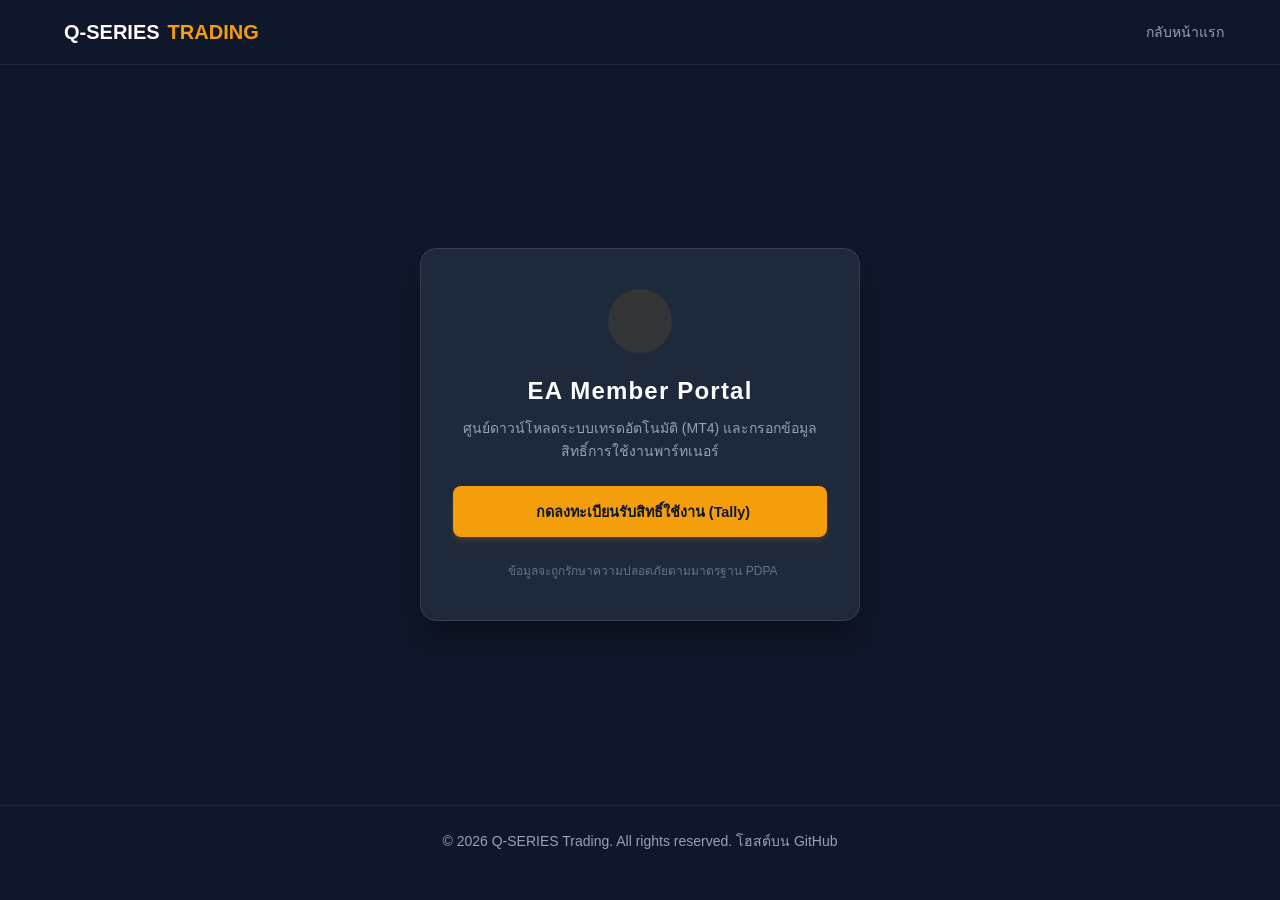
<file: waiting-list.html>
<!DOCTYPE html>
<html lang="th">
<head>
    <meta charset="UTF-8">
    <meta name="viewport" content="width=device-width, initial-scale=1.0">
    <title>ดาวน์โหลดและลงทะเบียนรับสิทธิ์ EA | Q-SERIES Trading</title>
    <!-- Font Awesome Icons -->
    <link rel="stylesheet" href="https://cloudflare.com">
    
    <style>
        * { 
            box-sizing: border-box; 
            margin: 0; 
            padding: 0; 
        }
        body { 
            font-family: -apple-system, BlinkMacSystemFont, "Segoe UI", Roboto, sans-serif; 
            background-color: #0f172a; 
            color: #ffffff; 
            min-height: 100vh; 
            display: flex; 
            flex-direction: column; 
            justify-content: space-between; 
        }
        nav { 
            background-color: #0f172a;
            border-bottom: 1px solid #1e293b; 
            width: 100%; 
        }
        .nav-container {
            max-width: 1200px; 
            margin: 0 auto; 
            padding: 0 16px; 
            display: flex; 
            justify-content: space-between; 
            align-items: center; 
            height: 64px;
        }
        .brand { 
            font-weight: 800; 
            font-size: 1.25rem; 
            text-decoration: none; 
            color: #ffffff; 
            display: flex;
            align-items: center;
            gap: 8px;
        }
        .brand span { color: #f59e0b; }
        .back-home { 
            color: #94a3b8; 
            text-decoration: none; 
            font-size: 0.875rem; 
            font-weight: 500;
            transition: color 0.2s;
        }
        .back-home:hover { color: #ffffff; }
        
        .main-content { 
            flex-grow: 1; 
            display: flex; 
            align-items: center; 
            justify-content: center; 
            padding: 48px 16px; 
        }
        .waiting-card { 
            background-color: #1e293b; 
            border: 1px solid #334155; 
            border-radius: 16px; 
            padding: 40px 32px; 
            max-width: 440px; 
            width: 100%; 
            text-align: center; 
            box-shadow: 0 20px 25px -5px rgba(0,0,0,0.3); 
        }
        .icon-box { 
            width: 64px; 
            height: 64px; 
            background-color: rgba(245, 158, 11, 0.1); 
            color: #f59e0b; 
            border-radius: 50%; 
            display: flex; 
            align-items: center; 
            justify-content: center; 
            font-size: 1.5rem; 
            margin: 0 auto 24px; 
        }
        h1 { 
            font-size: 1.5rem; 
            font-weight: 900; 
            margin-bottom: 12px; 
            letter-spacing: 0.05em;
        }
        p { 
            color: #94a3b8; 
            font-size: 0.875rem; 
            margin-bottom: 24px; 
            line-height: 1.6;
        }
        .button-group {
            display: flex;
            flex-direction: column;
            gap: 12px;
        }
        .btn-tally { 
            background-color: #f59e0b; 
            color: #0f172a; 
            display: block; 
            width: 100%; 
            padding: 14px; 
            border-radius: 8px; 
            font-weight: 800; 
            text-decoration: none; 
            font-size: 0.9rem; 
            transition: all 0.2s; 
            box-shadow: 0 4px 6px -1px rgba(245, 158, 11, 0.2);
            border: none;
            cursor: pointer;
        }
        .btn-tally:hover { 
            background-color: #d97706; 
            transform: translateY(-1px);
        }
        .btn-download {
            background-color: #1e293b;
            color: #ffffff;
            border: 1px solid #475569;
            box-shadow: none;
        }
        .btn-download:hover {
            background-color: #334155;
            color: #fbbf24;
            border-color: #fbbf24;
            transform: translateY(-1px);
        }
        .btn-tally i, .btn-tally svg {
            margin-right: 6px;
        }
        .footer-note { 
            font-size: 0.75rem; 
            color: #64748b; 
            margin-top: 24px; 
            display: flex;
            align-items: center;
            justify-content: center;
            gap: 6px;
        }
        
        footer { 
            text-align: center; 
            padding: 24px 16px; 
            font-size: 0.75rem; 
            color: #475569; 
            border-top: 1px solid #1e293b; 
        }
    </style>
</head>
<body>
    
    <!-- NAVIGATION -->
    <nav>
        <div class="nav-container">
            <a href="index.html" class="brand"><i class="fa-solid fa-chart-line"></i> Q-SERIES<span>TRADING</span></a>
            <a href="index.html" class="back-home"><i class="fa-solid fa-house"></i> กลับหน้าแรก</a>
        </div>
    </nav>

    <!-- MAIN BOX -->
    <main class="main-content">
        <div class="waiting-card">
            <div class="icon-box"><i class="fa-solid fa-download"></i></div>
            <h1>EA Member Portal</h1>
            <p>ศูนย์ดาวน์โหลดระบบเทรดอัตโนมัติ (MT4) และกรอกข้อมูลสิทธิ์การใช้งานพาร์ทเนอร์</p>
            
            <div class="button-group">
                <!-- 🌟 1. ปุ่มลงทะเบียน Tally (เปลี่ยนเครื่องหมาย # เป็นลิงก์ฟอร์มของคุณ) -->
                <a href="https://tally.so/r/GevbdZ" target="_blank" class="btn-tally">
                    <i class="fa-solid fa-pen-to-square"></i> กดลงทะเบียนรับสิทธิ์ใช้งาน (Tally)
                </a>

            </div>
            
            <div class="footer-note"><i class="fa-solid fa-shield-halved"></i> ข้อมูลจะถูกรักษาความปลอดภัยตามมาตรฐาน PDPA</div>
        </div>
    </main>

    <!-- FOOTER -->
    <footer>
        <p>&copy; 2026 Q-SERIES Trading. All rights reserved. โฮสต์บน GitHub</p>
    </footer>
    
</body>
</html>
</file>
